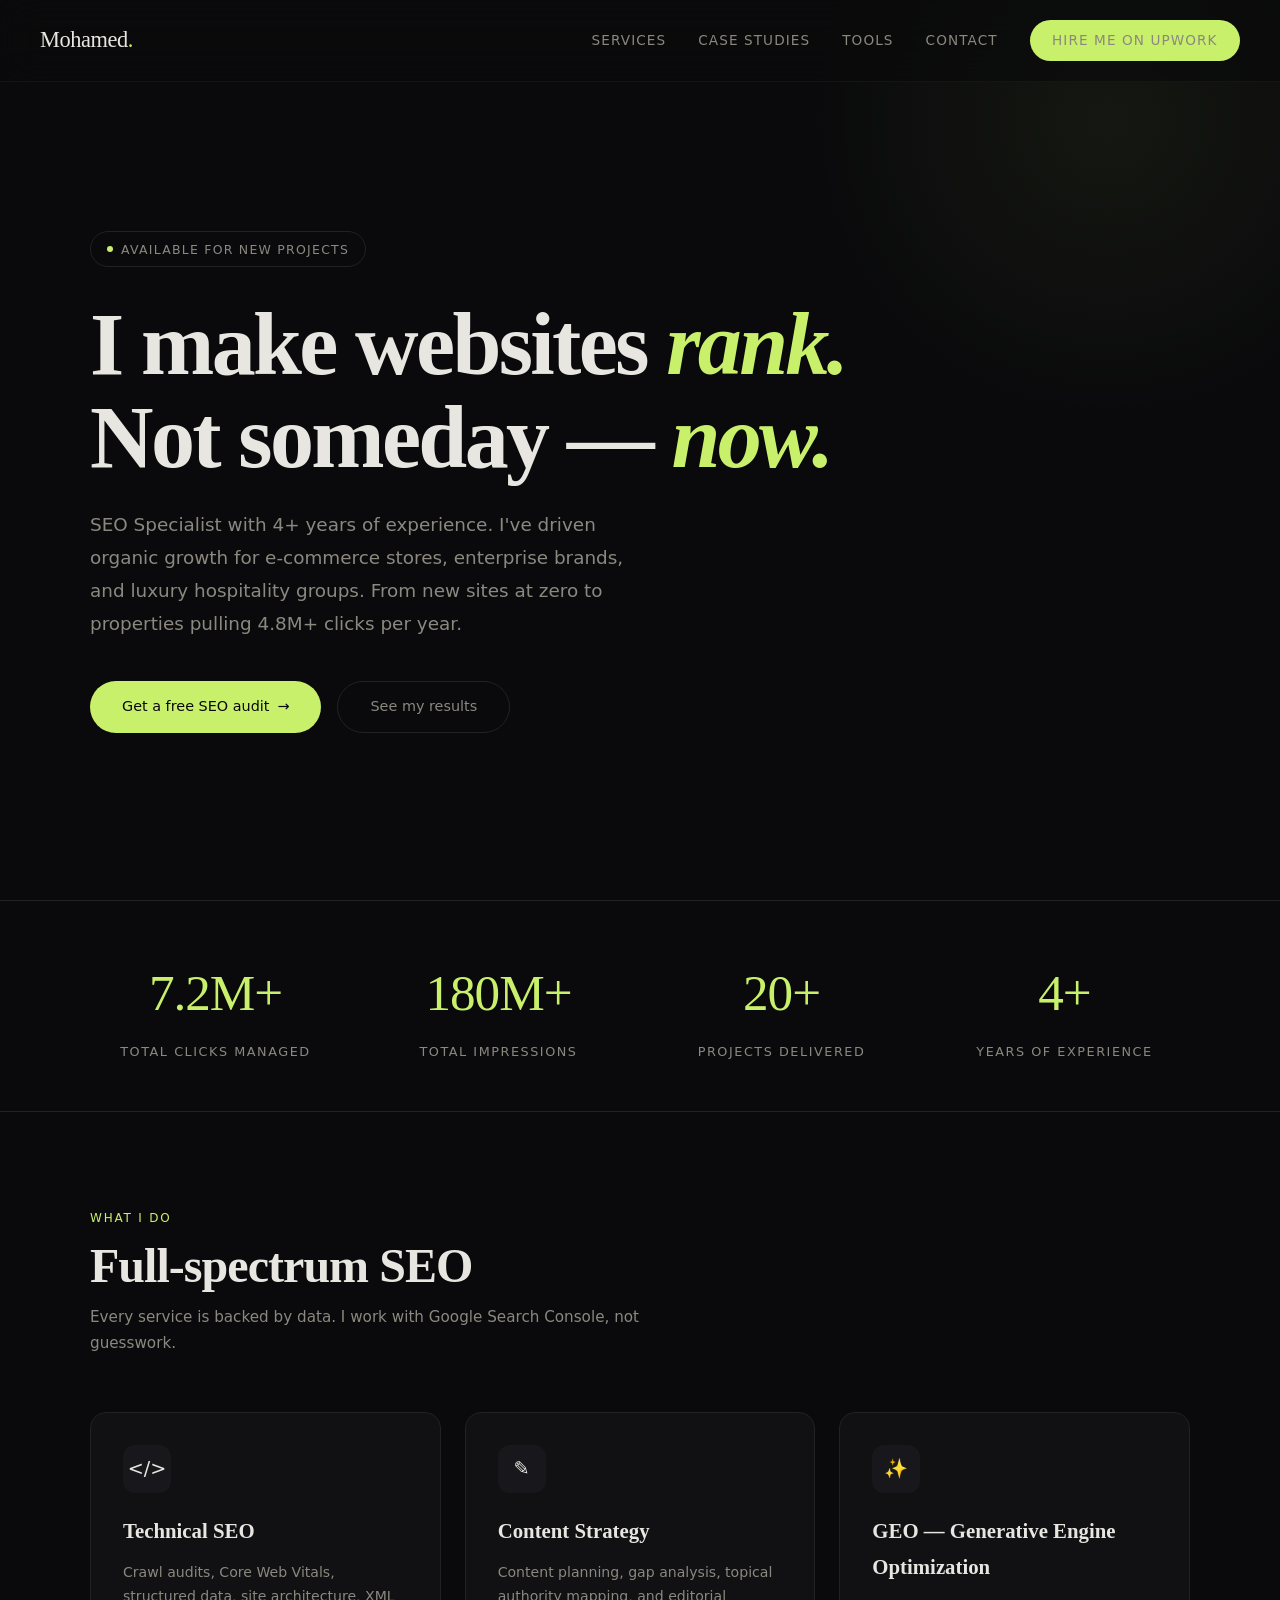
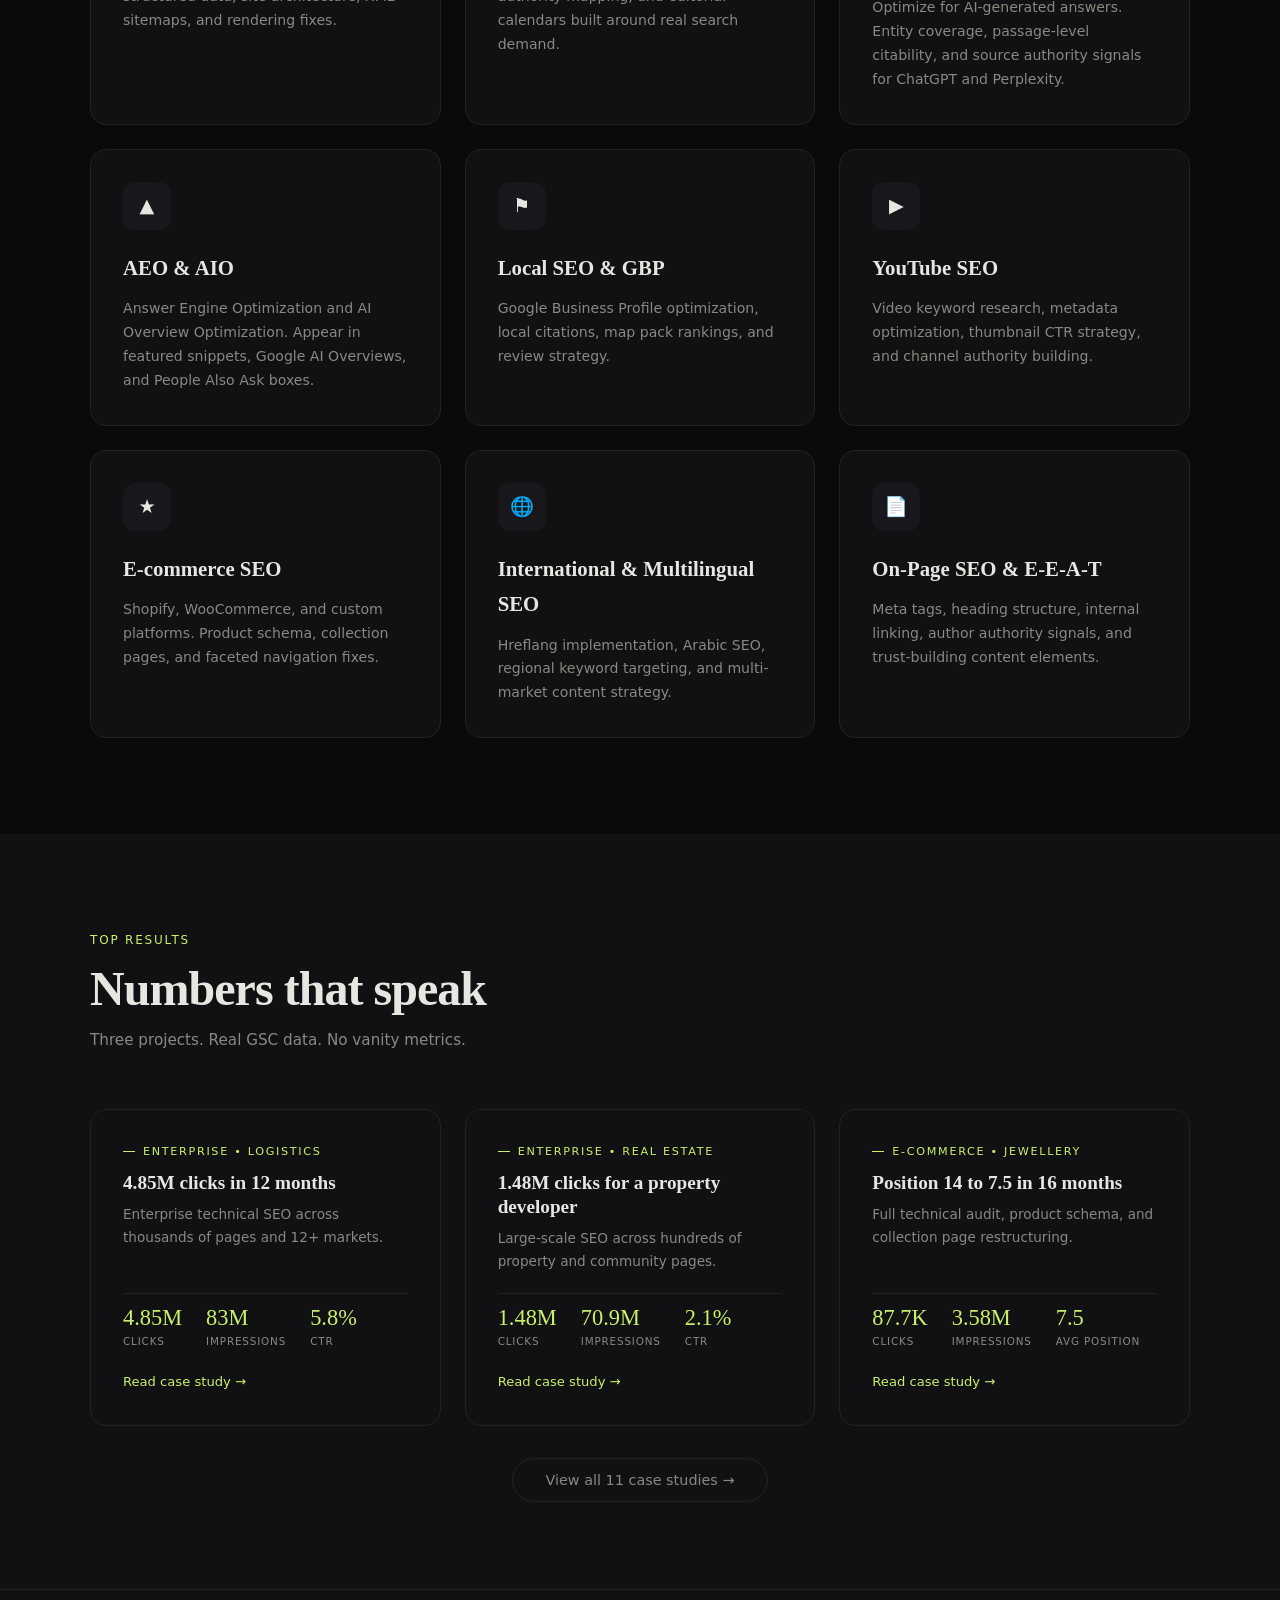
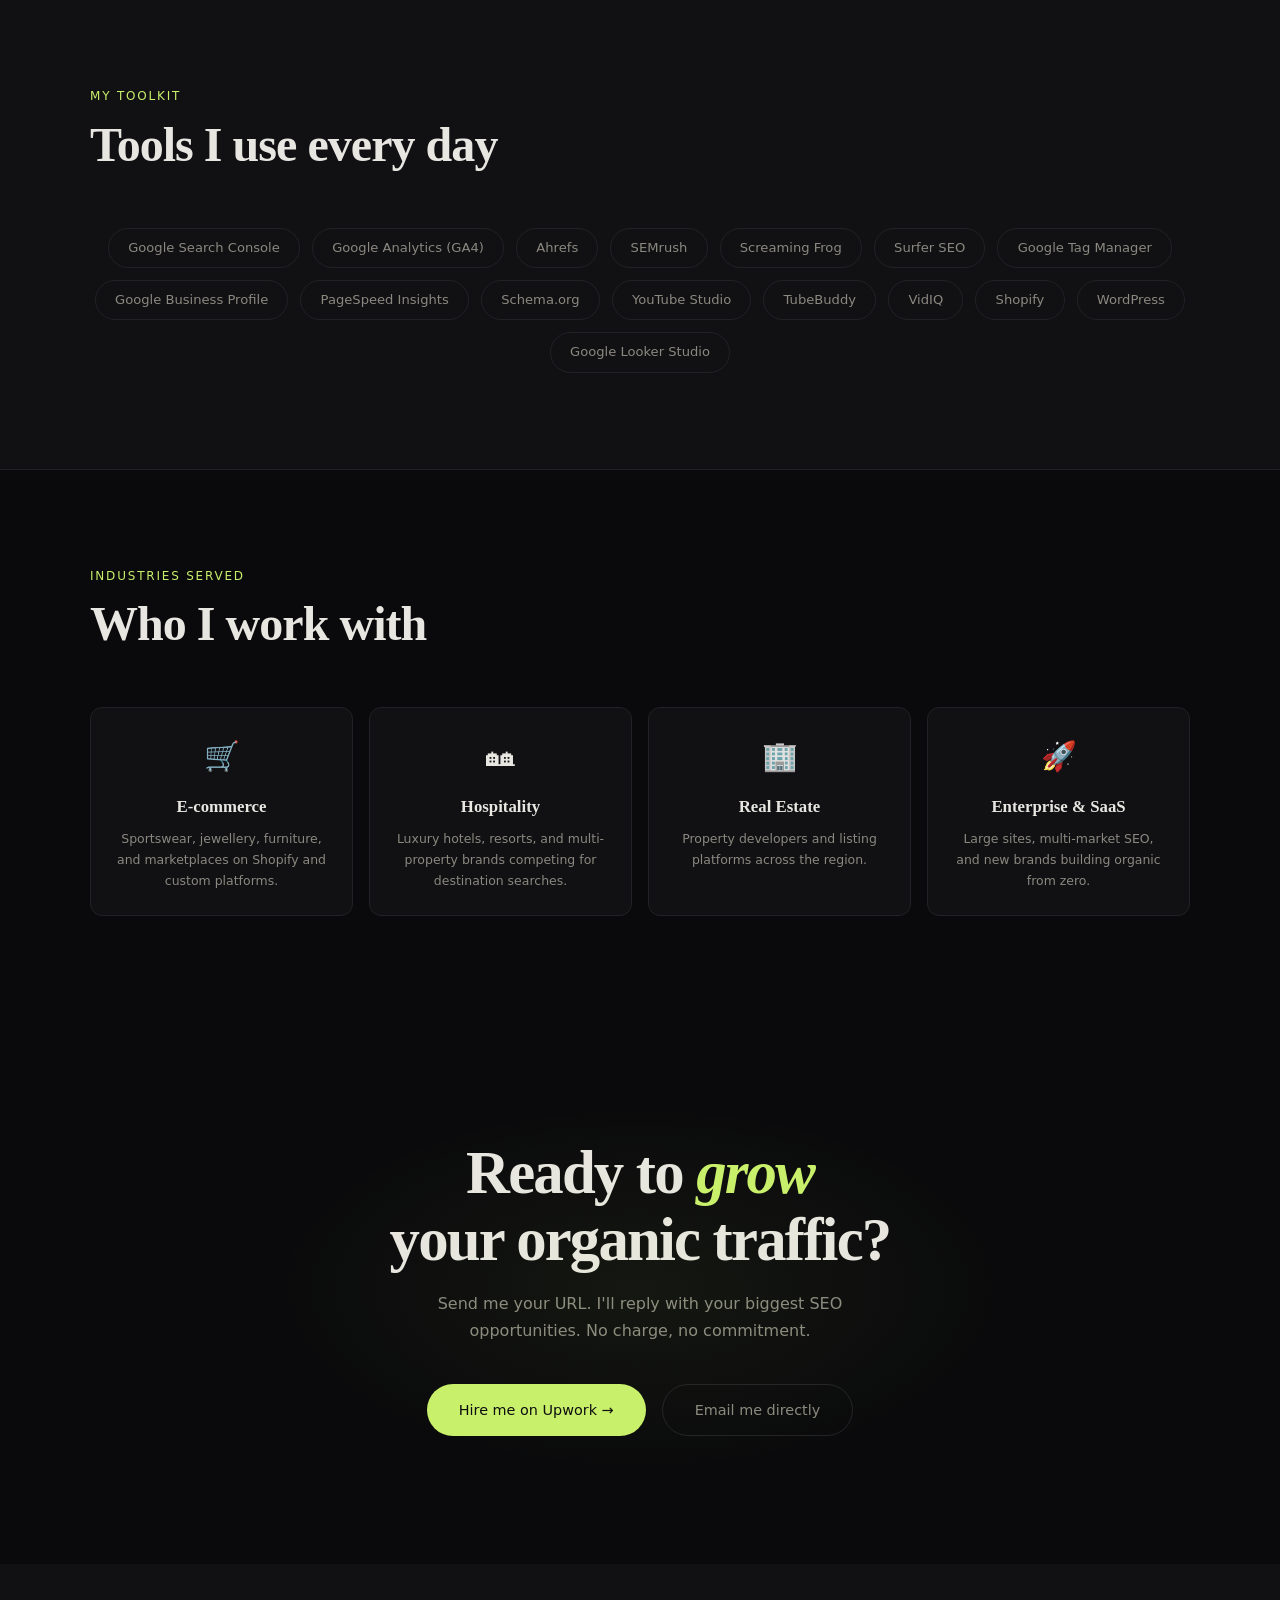
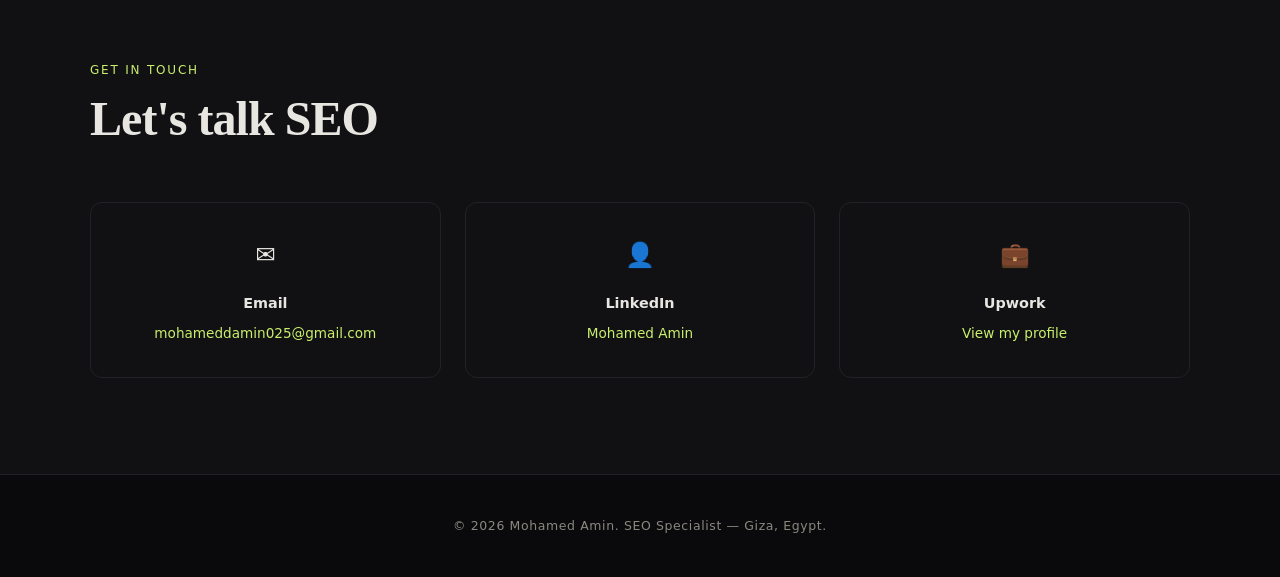
<file: index.html>
<!DOCTYPE html>
<html lang="en">
<head>
  <meta charset="UTF-8">
  <meta name="viewport" content="width=device-width, initial-scale=1.0">
  <meta http-equiv="Content-Security-Policy" content="default-src 'self'; style-src 'self' 'unsafe-inline' https://fonts.googleapis.com; font-src https://fonts.gstatic.com; script-src 'self' 'unsafe-inline'">
  <title>Mohamed Amin | SEO Specialist &#8212; Technical SEO, GEO &amp; AI Search</title>
  <meta name="description" content="SEO Specialist with 4+ years of experience. 7.2M+ organic clicks for e-commerce, enterprise, and hospitality brands.">
  <meta property="og:title" content="Mohamed Amin | SEO Specialist">
  <meta property="og:description" content="Driving measurable organic growth for e-commerce, enterprise, and luxury brands.">
  <meta property="og:type" content="website">
  <link rel="preconnect" href="https://fonts.googleapis.com">
  <link rel="preconnect" href="https://fonts.gstatic.com" crossorigin>
  <link rel="preload" href="https://fonts.googleapis.com/css2?family=Instrument+Serif:ital@0;1&family=DM+Sans:ital,opsz,wght@0,9..40,300;0,9..40,400;0,9..40,500;0,9..40,600;1,9..40,300;1,9..40,400&display=swap" as="style" onload="this.onload=null;this.rel='stylesheet'">
  <noscript><link rel="stylesheet" href="https://fonts.googleapis.com/css2?family=Instrument+Serif:ital@0;1&family=DM+Sans:ital,opsz,wght@0,9..40,300;0,9..40,400;0,9..40,500;0,9..40,600;1,9..40,300;1,9..40,400&display=swap"></noscript>
  <link rel="stylesheet" href="css/main.css">
  <link rel="stylesheet" href="css/home.css">
</head>
<body>

<nav>
  <a href="index.html" class="nav-logo">Mohamed<span>.</span></a>
  <div class="nav-links">
    <a href="#services">Services</a>
    <a href="case-studies.html">Case Studies</a>
    <a href="#tools">Tools</a>
    <a href="#contact">Contact</a>
    <a href="https://www.upwork.com/freelancers/~01e36e9e4f4e8bf10b" class="nav-cta" target="_blank" rel="noopener noreferrer">Hire me on Upwork</a>
  </div>
  <button class="mobile-toggle" id="mobileToggle" aria-label="Toggle menu">&#9776;</button>
</nav>

<div class="mobile-nav" id="mobileNav">
  <a href="#services">Services</a>
  <a href="case-studies.html">Case Studies</a>
  <a href="#tools">Tools</a>
  <a href="#contact">Contact</a>
  <a href="https://www.upwork.com/freelancers/~01e36e9e4f4e8bf10b" target="_blank" rel="noopener noreferrer">Hire me on Upwork</a>
</div>

<!-- Hero -->
<section class="hero">
  <div class="hero-inner">
    <div class="hero-tag"><span class="dot"></span> Available for new projects</div>
    <h1>I make websites <em>rank.</em><br>Not someday &#8212; <em>now.</em></h1>
    <p class="hero-sub">SEO Specialist with 4+ years of experience. I've driven organic growth for e-commerce stores, enterprise brands, and luxury hospitality groups. From new sites at zero to properties pulling 4.8M+ clicks per year.</p>
    <div class="hero-actions">
      <a href="#contact" class="btn-primary">Get a free SEO audit <span>&rarr;</span></a>
      <a href="case-studies.html" class="btn-secondary">See my results</a>
    </div>
  </div>
</section>

<!-- Stats -->
<section class="stats">
  <div class="stats-inner">
    <div class="stat"><div class="stat-num">7.2M+</div><div class="stat-label">Total clicks managed</div></div>
    <div class="stat"><div class="stat-num">180M+</div><div class="stat-label">Total impressions</div></div>
    <div class="stat"><div class="stat-num">20+</div><div class="stat-label">Projects delivered</div></div>
    <div class="stat"><div class="stat-num">4+</div><div class="stat-label">Years of experience</div></div>
  </div>
</section>

<!-- Services -->
<section class="section" id="services">
  <div class="section-header">
    <div class="section-label">What I do</div>
    <h2 class="section-title">Full-spectrum SEO</h2>
    <p class="section-desc">Every service is backed by data. I work with Google Search Console, not guesswork.</p>
  </div>
  <div class="services-grid">
    <div class="service-card reveal">
      <div class="service-icon" aria-hidden="true">&lt;/&gt;</div>
      <h3>Technical SEO</h3>
      <p>Crawl audits, Core Web Vitals, structured data, site architecture, XML sitemaps, and rendering fixes.</p>
    </div>
    <div class="service-card reveal">
      <div class="service-icon" aria-hidden="true">&#9998;</div>
      <h3>Content Strategy</h3>
      <p>Content planning, gap analysis, topical authority mapping, and editorial calendars built around real search demand.</p>
    </div>
    <div class="service-card reveal">
      <div class="service-icon" aria-hidden="true">&#10024;</div>
      <h3>GEO &#8212; Generative Engine Optimization</h3>
      <p>Optimize for AI-generated answers. Entity coverage, passage-level citability, and source authority signals for ChatGPT and Perplexity.</p>
    </div>
    <div class="service-card reveal">
      <div class="service-icon" aria-hidden="true">&#9650;</div>
      <h3>AEO &amp; AIO</h3>
      <p>Answer Engine Optimization and AI Overview Optimization. Appear in featured snippets, Google AI Overviews, and People Also Ask boxes.</p>
    </div>
    <div class="service-card reveal">
      <div class="service-icon" aria-hidden="true">&#9873;</div>
      <h3>Local SEO &amp; GBP</h3>
      <p>Google Business Profile optimization, local citations, map pack rankings, and review strategy.</p>
    </div>
    <div class="service-card reveal">
      <div class="service-icon" aria-hidden="true">&#9654;</div>
      <h3>YouTube SEO</h3>
      <p>Video keyword research, metadata optimization, thumbnail CTR strategy, and channel authority building.</p>
    </div>
    <div class="service-card reveal">
      <div class="service-icon" aria-hidden="true">&#9733;</div>
      <h3>E-commerce SEO</h3>
      <p>Shopify, WooCommerce, and custom platforms. Product schema, collection pages, and faceted navigation fixes.</p>
    </div>
    <div class="service-card reveal">
      <div class="service-icon" aria-hidden="true">&#127760;</div>
      <h3>International &amp; Multilingual SEO</h3>
      <p>Hreflang implementation, Arabic SEO, regional keyword targeting, and multi-market content strategy.</p>
    </div>
    <div class="service-card reveal">
      <div class="service-icon" aria-hidden="true">&#128196;</div>
      <h3>On-Page SEO &amp; E-E-A-T</h3>
      <p>Meta tags, heading structure, internal linking, author authority signals, and trust-building content elements.</p>
    </div>
  </div>
</section>

<!-- Featured Results -->
<section class="section" style="background:var(--bg-card)">
  <div class="section-header">
    <div class="section-label">Top results</div>
    <h2 class="section-title">Numbers that speak</h2>
    <p class="section-desc">Three projects. Real GSC data. No vanity metrics.</p>
  </div>
  <div class="featured-grid">
    <div class="featured-card reveal">
      <div class="featured-tag">Enterprise &bull; Logistics</div>
      <h3>4.85M clicks in 12 months</h3>
      <p>Enterprise technical SEO across thousands of pages and 12+ markets.</p>
      <div class="featured-metrics">
        <div><div class="featured-metric-val">4.85M</div><div class="featured-metric-label">Clicks</div></div>
        <div><div class="featured-metric-val">83M</div><div class="featured-metric-label">Impressions</div></div>
        <div><div class="featured-metric-val">5.8%</div><div class="featured-metric-label">CTR</div></div>
      </div>
      <a href="case-studies/enterprise-logistics.html" class="featured-link">Read case study &rarr;</a>
    </div>
    <div class="featured-card reveal">
      <div class="featured-tag">Enterprise &bull; Real Estate</div>
      <h3>1.48M clicks for a property developer</h3>
      <p>Large-scale SEO across hundreds of property and community pages.</p>
      <div class="featured-metrics">
        <div><div class="featured-metric-val">1.48M</div><div class="featured-metric-label">Clicks</div></div>
        <div><div class="featured-metric-val">70.9M</div><div class="featured-metric-label">Impressions</div></div>
        <div><div class="featured-metric-val">2.1%</div><div class="featured-metric-label">CTR</div></div>
      </div>
      <a href="case-studies/real-estate-developer.html" class="featured-link">Read case study &rarr;</a>
    </div>
    <div class="featured-card reveal">
      <div class="featured-tag">E-commerce &bull; Jewellery</div>
      <h3>Position 14 to 7.5 in 16 months</h3>
      <p>Full technical audit, product schema, and collection page restructuring.</p>
      <div class="featured-metrics">
        <div><div class="featured-metric-val">87.7K</div><div class="featured-metric-label">Clicks</div></div>
        <div><div class="featured-metric-val">3.58M</div><div class="featured-metric-label">Impressions</div></div>
        <div><div class="featured-metric-val">7.5</div><div class="featured-metric-label">Avg position</div></div>
      </div>
      <a href="case-studies/jewellery-ecommerce.html" class="featured-link">Read case study &rarr;</a>
    </div>
  </div>
  <div style="max-width:1100px;margin:2.5rem auto 0;text-align:center;">
    <a href="case-studies.html" class="btn-secondary">View all 11 case studies &rarr;</a>
  </div>
</section>

<!-- Tools -->
<section class="section tools-section" id="tools">
  <div class="section-header">
    <div class="section-label">My toolkit</div>
    <h2 class="section-title">Tools I use every day</h2>
  </div>
  <div class="tools-grid">
    <span class="tool-pill">Google Search Console</span>
    <span class="tool-pill">Google Analytics (GA4)</span>
    <span class="tool-pill">Ahrefs</span>
    <span class="tool-pill">SEMrush</span>
    <span class="tool-pill">Screaming Frog</span>
    <span class="tool-pill">Surfer SEO</span>
    <span class="tool-pill">Google Tag Manager</span>
    <span class="tool-pill">Google Business Profile</span>
    <span class="tool-pill">PageSpeed Insights</span>
    <span class="tool-pill">Schema.org</span>
    <span class="tool-pill">YouTube Studio</span>
    <span class="tool-pill">TubeBuddy</span>
    <span class="tool-pill">VidIQ</span>
    <span class="tool-pill">Shopify</span>
    <span class="tool-pill">WordPress</span>
    <span class="tool-pill">Google Looker Studio</span>
  </div>
</section>

<!-- Industries -->
<section class="section">
  <div class="section-header">
    <div class="section-label">Industries served</div>
    <h2 class="section-title">Who I work with</h2>
  </div>
  <div class="client-types">
    <div class="client-type reveal">
      <div class="client-type-icon" aria-hidden="true">&#128722;</div>
      <h4>E-commerce</h4>
      <p>Sportswear, jewellery, furniture, and marketplaces on Shopify and custom platforms.</p>
    </div>
    <div class="client-type reveal">
      <div class="client-type-icon" aria-hidden="true">&#127960;</div>
      <h4>Hospitality</h4>
      <p>Luxury hotels, resorts, and multi-property brands competing for destination searches.</p>
    </div>
    <div class="client-type reveal">
      <div class="client-type-icon" aria-hidden="true">&#127970;</div>
      <h4>Real Estate</h4>
      <p>Property developers and listing platforms across the region.</p>
    </div>
    <div class="client-type reveal">
      <div class="client-type-icon" aria-hidden="true">&#128640;</div>
      <h4>Enterprise &amp; SaaS</h4>
      <p>Large sites, multi-market SEO, and new brands building organic from zero.</p>
    </div>
  </div>
</section>

<!-- CTA -->
<section class="cta-section">
  <h2>Ready to <em>grow</em><br>your organic traffic?</h2>
  <p>Send me your URL. I'll reply with your biggest SEO opportunities. No charge, no commitment.</p>
  <div class="cta-actions">
    <a href="https://www.upwork.com/freelancers/~01e36e9e4f4e8bf10b" class="btn-primary" target="_blank" rel="noopener noreferrer">Hire me on Upwork &rarr;</a>
    <a href="mailto:mohameddamin025@gmail.com" class="btn-secondary">Email me directly</a>
  </div>
</section>

<!-- Contact -->
<section class="section" id="contact" style="background:var(--bg-card)">
  <div class="section-header">
    <div class="section-label">Get in touch</div>
    <h2 class="section-title">Let's talk SEO</h2>
  </div>
  <div class="contact-grid">
    <div class="contact-card">
      <div class="contact-card-icon" aria-hidden="true">&#9993;</div>
      <h4>Email</h4>
      <p><a href="mailto:mohameddamin025@gmail.com">mohameddamin025@gmail.com</a></p>
    </div>
    <div class="contact-card">
      <div class="contact-card-icon" aria-hidden="true">&#128100;</div>
      <h4>LinkedIn</h4>
      <p><a href="https://www.linkedin.com/in/mohamed-amin-174924234/" target="_blank" rel="noopener noreferrer">Mohamed Amin</a></p>
    </div>
    <div class="contact-card">
      <div class="contact-card-icon" aria-hidden="true">&#128188;</div>
      <h4>Upwork</h4>
      <p><a href="https://www.upwork.com/freelancers/~01e36e9e4f4e8bf10b" target="_blank" rel="noopener noreferrer">View my profile</a></p>
    </div>
  </div>
</section>

<footer>
  <p>&copy; 2026 Mohamed Amin. SEO Specialist &#8212; Giza, Egypt.</p>
</footer>

<script src="js/main.js"></script>
</body>
</html>
</file>
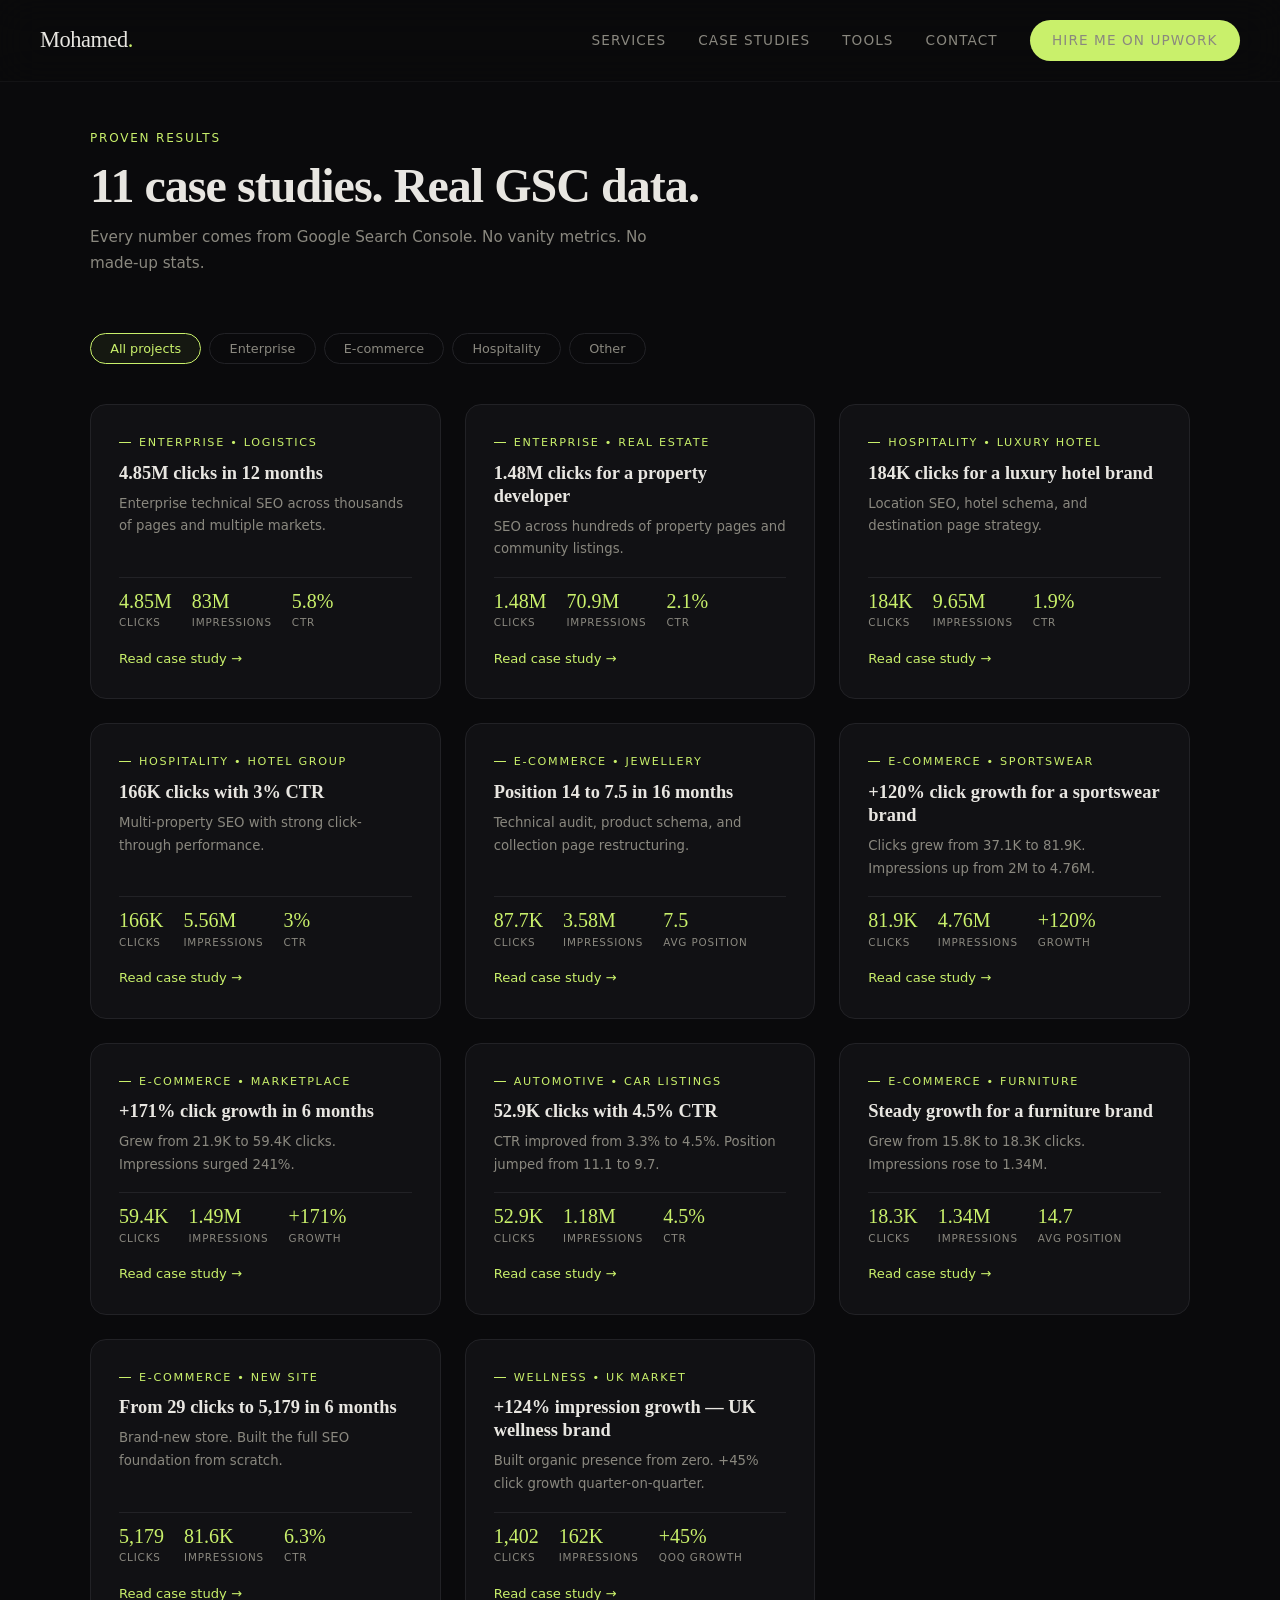
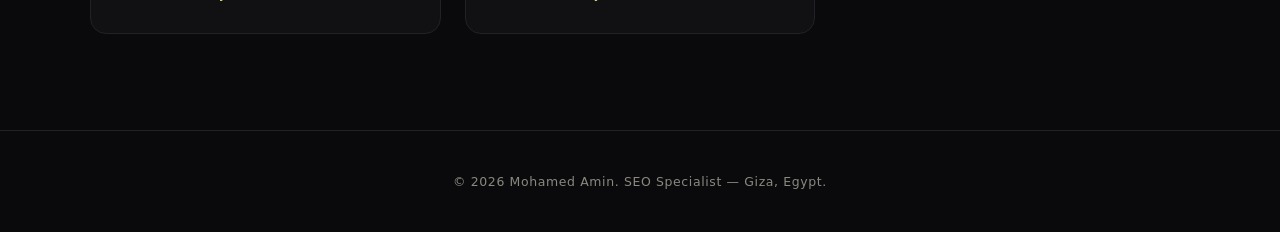
<file: case-studies.html>
<!DOCTYPE html>
<html lang="en">
<head>
  <meta charset="UTF-8">
  <meta name="viewport" content="width=device-width, initial-scale=1.0">
  <meta http-equiv="Content-Security-Policy" content="default-src 'self'; style-src 'self' 'unsafe-inline' https://fonts.googleapis.com; font-src https://fonts.gstatic.com; script-src 'self' 'unsafe-inline'">
  <title>Case Studies | Mohamed Amin &#8212; SEO Specialist</title>
  <meta name="description" content="11 SEO case studies with real Google Search Console data. E-commerce, enterprise, hospitality, and more.">
  <link rel="preconnect" href="https://fonts.googleapis.com">
  <link rel="preconnect" href="https://fonts.gstatic.com" crossorigin>
  <link rel="preload" href="https://fonts.googleapis.com/css2?family=Instrument+Serif:ital@0;1&family=DM+Sans:ital,opsz,wght@0,9..40,300;0,9..40,400;0,9..40,500;0,9..40,600;1,9..40,300;1,9..40,400&display=swap" as="style" onload="this.onload=null;this.rel='stylesheet'">
  <noscript><link rel="stylesheet" href="https://fonts.googleapis.com/css2?family=Instrument+Serif:ital@0;1&family=DM+Sans:ital,opsz,wght@0,9..40,300;0,9..40,400;0,9..40,500;0,9..40,600;1,9..40,300;1,9..40,400&display=swap"></noscript>
  <link rel="stylesheet" href="css/main.css">
  <link rel="stylesheet" href="css/case-studies.css">
</head>
<body>

<nav>
  <a href="index.html" class="nav-logo">Mohamed<span>.</span></a>
  <div class="nav-links">
    <a href="index.html#services">Services</a>
    <a href="case-studies.html">Case Studies</a>
    <a href="index.html#tools">Tools</a>
    <a href="index.html#contact">Contact</a>
    <a href="https://www.upwork.com/freelancers/~01e36e9e4f4e8bf10b" class="nav-cta" target="_blank" rel="noopener noreferrer">Hire me on Upwork</a>
  </div>
  <button class="mobile-toggle" id="mobileToggle" aria-label="Toggle menu">&#9776;</button>
</nav>

<div class="mobile-nav" id="mobileNav">
  <a href="index.html#services">Services</a>
  <a href="case-studies.html">Case Studies</a>
  <a href="index.html#tools">Tools</a>
  <a href="index.html#contact">Contact</a>
  <a href="https://www.upwork.com/freelancers/~01e36e9e4f4e8bf10b" target="_blank" rel="noopener noreferrer">Hire me on Upwork</a>
</div>

<section class="section" style="padding-top:8rem">
  <div class="section-header">
    <div class="section-label">Proven results</div>
    <h1 class="section-title">11 case studies. Real GSC data.</h1>
    <p class="section-desc">Every number comes from Google Search Console. No vanity metrics. No made-up stats.</p>
  </div>

  <div class="filter-tabs">
    <button class="filter-tab active" data-filter="all">All projects</button>
    <button class="filter-tab" data-filter="enterprise">Enterprise</button>
    <button class="filter-tab" data-filter="ecommerce">E-commerce</button>
    <button class="filter-tab" data-filter="hospitality">Hospitality</button>
    <button class="filter-tab" data-filter="other">Other</button>
  </div>

  <div class="cases-grid">

    <div class="case-card reveal" data-cat="enterprise">
      <div class="case-content">
        <div class="case-tag">Enterprise &bull; Logistics</div>
        <h3>4.85M clicks in 12 months</h3>
        <p>Enterprise technical SEO across thousands of pages and multiple markets.</p>
        <div class="case-metrics">
          <div><div class="case-metric-val">4.85M</div><div class="case-metric-label">Clicks</div></div>
          <div><div class="case-metric-val">83M</div><div class="case-metric-label">Impressions</div></div>
          <div><div class="case-metric-val">5.8%</div><div class="case-metric-label">CTR</div></div>
        </div>
        <a href="case-studies/enterprise-logistics.html" class="case-link">Read case study &rarr;</a>
      </div>
    </div>

    <div class="case-card reveal" data-cat="enterprise">
      <div class="case-content">
        <div class="case-tag">Enterprise &bull; Real Estate</div>
        <h3>1.48M clicks for a property developer</h3>
        <p>SEO across hundreds of property pages and community listings.</p>
        <div class="case-metrics">
          <div><div class="case-metric-val">1.48M</div><div class="case-metric-label">Clicks</div></div>
          <div><div class="case-metric-val">70.9M</div><div class="case-metric-label">Impressions</div></div>
          <div><div class="case-metric-val">2.1%</div><div class="case-metric-label">CTR</div></div>
        </div>
        <a href="case-studies/real-estate-developer.html" class="case-link">Read case study &rarr;</a>
      </div>
    </div>

    <div class="case-card reveal" data-cat="hospitality">
      <div class="case-content">
        <div class="case-tag">Hospitality &bull; Luxury Hotel</div>
        <h3>184K clicks for a luxury hotel brand</h3>
        <p>Location SEO, hotel schema, and destination page strategy.</p>
        <div class="case-metrics">
          <div><div class="case-metric-val">184K</div><div class="case-metric-label">Clicks</div></div>
          <div><div class="case-metric-val">9.65M</div><div class="case-metric-label">Impressions</div></div>
          <div><div class="case-metric-val">1.9%</div><div class="case-metric-label">CTR</div></div>
        </div>
        <a href="case-studies/luxury-hotel-a.html" class="case-link">Read case study &rarr;</a>
      </div>
    </div>

    <div class="case-card reveal" data-cat="hospitality">
      <div class="case-content">
        <div class="case-tag">Hospitality &bull; Hotel Group</div>
        <h3>166K clicks with 3% CTR</h3>
        <p>Multi-property SEO with strong click-through performance.</p>
        <div class="case-metrics">
          <div><div class="case-metric-val">166K</div><div class="case-metric-label">Clicks</div></div>
          <div><div class="case-metric-val">5.56M</div><div class="case-metric-label">Impressions</div></div>
          <div><div class="case-metric-val">3%</div><div class="case-metric-label">CTR</div></div>
        </div>
        <a href="case-studies/hotel-chain.html" class="case-link">Read case study &rarr;</a>
      </div>
    </div>

    <div class="case-card reveal" data-cat="ecommerce">
      <div class="case-content">
        <div class="case-tag">E-commerce &bull; Jewellery</div>
        <h3>Position 14 to 7.5 in 16 months</h3>
        <p>Technical audit, product schema, and collection page restructuring.</p>
        <div class="case-metrics">
          <div><div class="case-metric-val">87.7K</div><div class="case-metric-label">Clicks</div></div>
          <div><div class="case-metric-val">3.58M</div><div class="case-metric-label">Impressions</div></div>
          <div><div class="case-metric-val">7.5</div><div class="case-metric-label">Avg position</div></div>
        </div>
        <a href="case-studies/jewellery-ecommerce.html" class="case-link">Read case study &rarr;</a>
      </div>
    </div>

    <div class="case-card reveal" data-cat="ecommerce">
      <div class="case-content">
        <div class="case-tag">E-commerce &bull; Sportswear</div>
        <h3>+120% click growth for a sportswear brand</h3>
        <p>Clicks grew from 37.1K to 81.9K. Impressions up from 2M to 4.76M.</p>
        <div class="case-metrics">
          <div><div class="case-metric-val">81.9K</div><div class="case-metric-label">Clicks</div></div>
          <div><div class="case-metric-val">4.76M</div><div class="case-metric-label">Impressions</div></div>
          <div><div class="case-metric-val">+120%</div><div class="case-metric-label">Growth</div></div>
        </div>
        <a href="case-studies/sportswear.html" class="case-link">Read case study &rarr;</a>
      </div>
    </div>

    <div class="case-card reveal" data-cat="ecommerce">
      <div class="case-content">
        <div class="case-tag">E-commerce &bull; Marketplace</div>
        <h3>+171% click growth in 6 months</h3>
        <p>Grew from 21.9K to 59.4K clicks. Impressions surged 241%.</p>
        <div class="case-metrics">
          <div><div class="case-metric-val">59.4K</div><div class="case-metric-label">Clicks</div></div>
          <div><div class="case-metric-val">1.49M</div><div class="case-metric-label">Impressions</div></div>
          <div><div class="case-metric-val">+171%</div><div class="case-metric-label">Growth</div></div>
        </div>
        <a href="case-studies/marketplace.html" class="case-link">Read case study &rarr;</a>
      </div>
    </div>

    <div class="case-card reveal" data-cat="other">
      <div class="case-content">
        <div class="case-tag">Automotive &bull; Car Listings</div>
        <h3>52.9K clicks with 4.5% CTR</h3>
        <p>CTR improved from 3.3% to 4.5%. Position jumped from 11.1 to 9.7.</p>
        <div class="case-metrics">
          <div><div class="case-metric-val">52.9K</div><div class="case-metric-label">Clicks</div></div>
          <div><div class="case-metric-val">1.18M</div><div class="case-metric-label">Impressions</div></div>
          <div><div class="case-metric-val">4.5%</div><div class="case-metric-label">CTR</div></div>
        </div>
        <a href="case-studies/car-listing.html" class="case-link">Read case study &rarr;</a>
      </div>
    </div>

    <div class="case-card reveal" data-cat="ecommerce">
      <div class="case-content">
        <div class="case-tag">E-commerce &bull; Furniture</div>
        <h3>Steady growth for a furniture brand</h3>
        <p>Grew from 15.8K to 18.3K clicks. Impressions rose to 1.34M.</p>
        <div class="case-metrics">
          <div><div class="case-metric-val">18.3K</div><div class="case-metric-label">Clicks</div></div>
          <div><div class="case-metric-val">1.34M</div><div class="case-metric-label">Impressions</div></div>
          <div><div class="case-metric-val">14.7</div><div class="case-metric-label">Avg position</div></div>
        </div>
        <a href="case-studies/furniture.html" class="case-link">Read case study &rarr;</a>
      </div>
    </div>

    <div class="case-card reveal" data-cat="ecommerce">
      <div class="case-content">
        <div class="case-tag">E-commerce &bull; New Site</div>
        <h3>From 29 clicks to 5,179 in 6 months</h3>
        <p>Brand-new store. Built the full SEO foundation from scratch.</p>
        <div class="case-metrics">
          <div><div class="case-metric-val">5,179</div><div class="case-metric-label">Clicks</div></div>
          <div><div class="case-metric-val">81.6K</div><div class="case-metric-label">Impressions</div></div>
          <div><div class="case-metric-val">6.3%</div><div class="case-metric-label">CTR</div></div>
        </div>
        <a href="case-studies/new-store.html" class="case-link">Read case study &rarr;</a>
      </div>
    </div>

    <div class="case-card reveal" data-cat="other">
      <div class="case-content">
        <div class="case-tag">Wellness &bull; UK Market</div>
        <h3>+124% impression growth &#8212; UK wellness brand</h3>
        <p>Built organic presence from zero. +45% click growth quarter-on-quarter.</p>
        <div class="case-metrics">
          <div><div class="case-metric-val">1,402</div><div class="case-metric-label">Clicks</div></div>
          <div><div class="case-metric-val">162K</div><div class="case-metric-label">Impressions</div></div>
          <div><div class="case-metric-val">+45%</div><div class="case-metric-label">QoQ growth</div></div>
        </div>
        <a href="case-studies/wellness-uk.html" class="case-link">Read case study &rarr;</a>
      </div>
    </div>

  </div>
</section>

<footer>
  <p>&copy; 2026 Mohamed Amin. SEO Specialist &#8212; Giza, Egypt.</p>
</footer>

<script src="js/main.js"></script>
<script src="js/filter.js"></script>
</body>
</html>
</file>
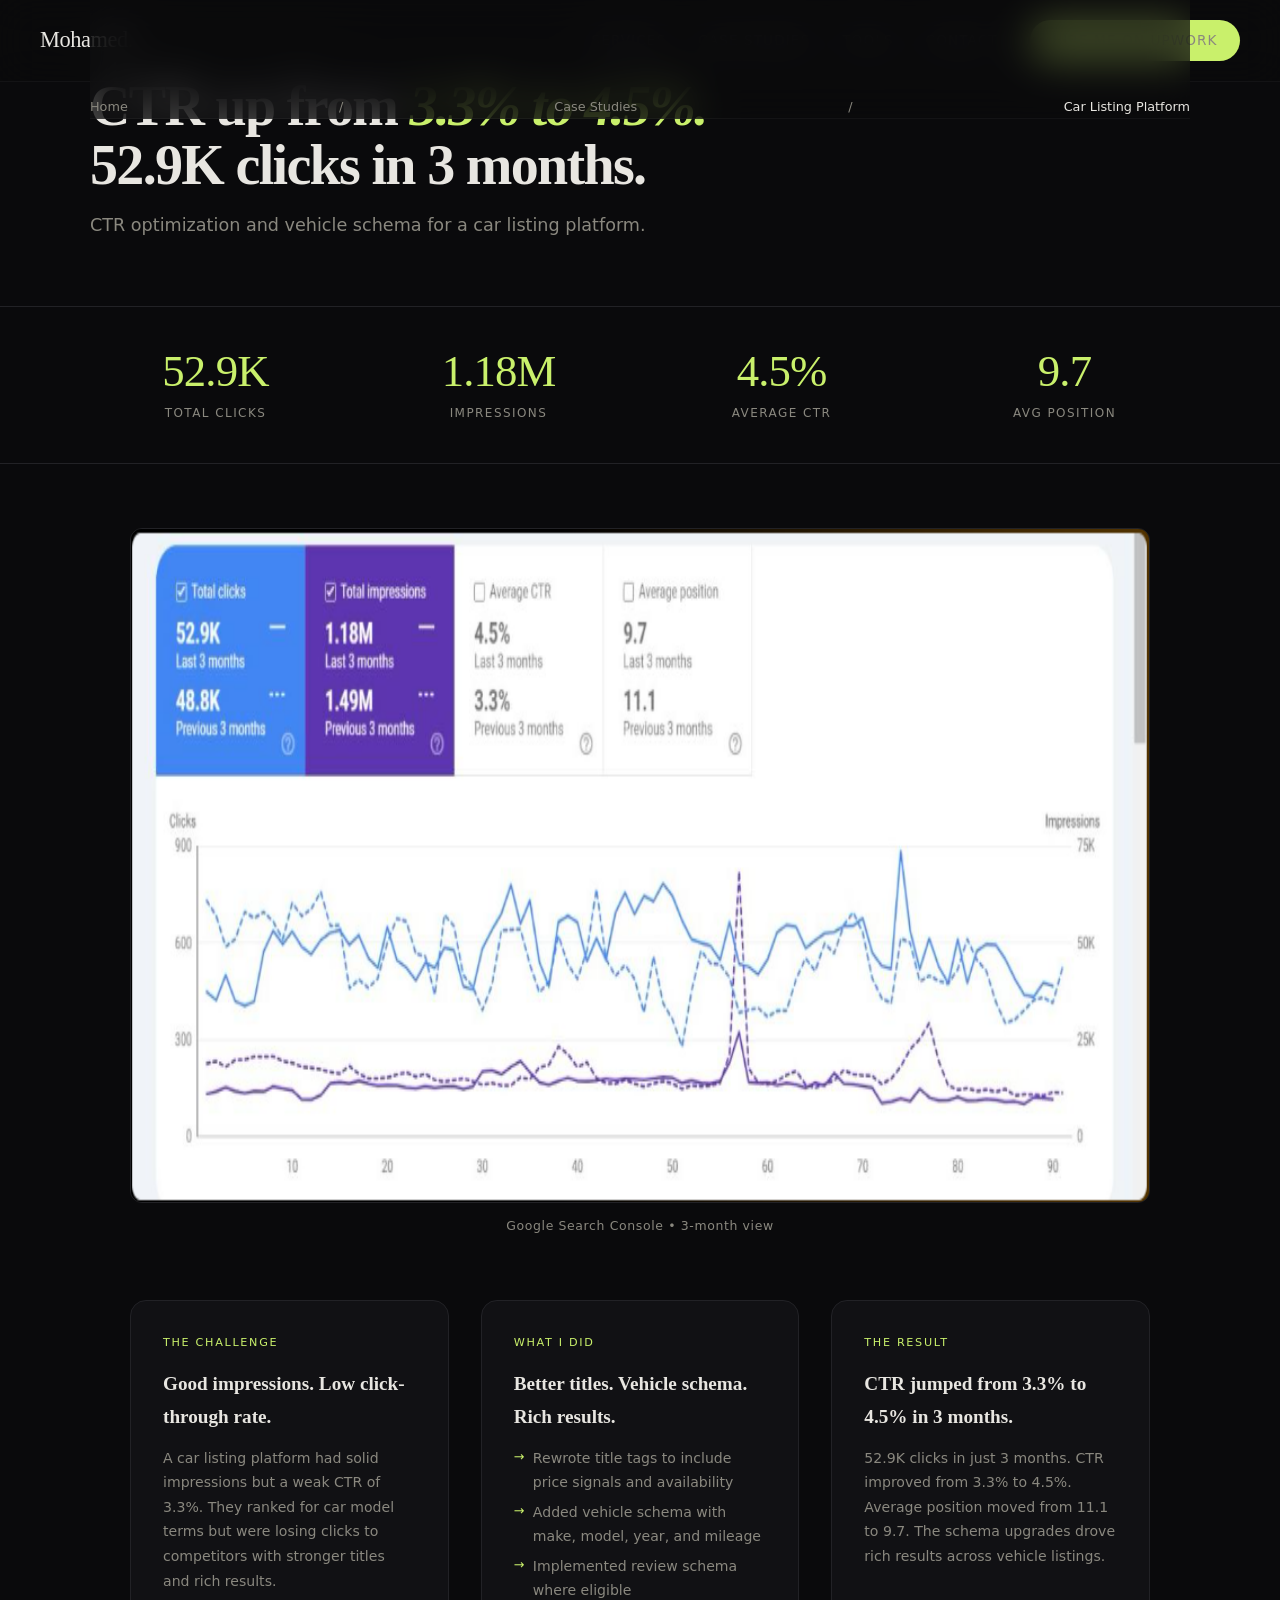
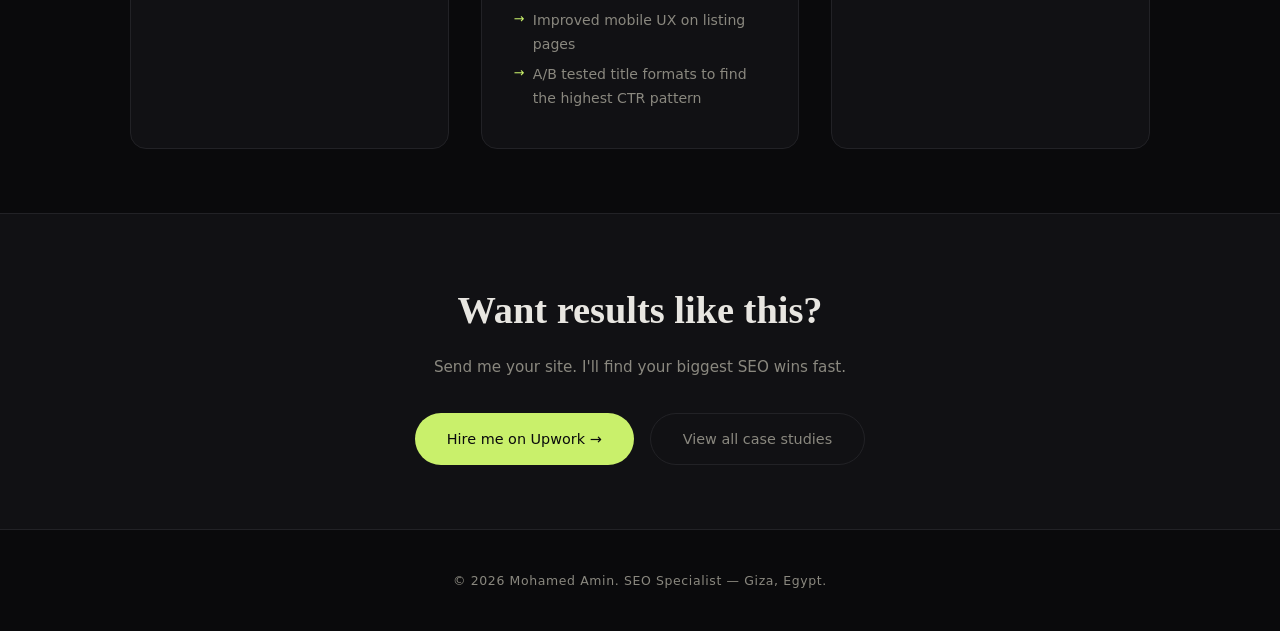
<file: case-studies/car-listing.html>
<!DOCTYPE html>
<html lang="en">
<head>
  <meta charset="UTF-8">
  <meta name="viewport" content="width=device-width, initial-scale=1.0">
  <meta http-equiv="Content-Security-Policy" content="default-src 'self'; style-src 'self' 'unsafe-inline' https://fonts.googleapis.com; font-src https://fonts.gstatic.com; script-src 'self' 'unsafe-inline'">
  <title>Car Listing Platform &#8212; SEO Case Study | Mohamed Amin</title>
  <meta name="description" content="How I drove 52.9K clicks and improved CTR from 3.3% to 4.5% for a car listing platform in 3 months.">
  <link rel="preconnect" href="https://fonts.googleapis.com">
  <link rel="preconnect" href="https://fonts.gstatic.com" crossorigin>
  <link rel="preload" href="https://fonts.googleapis.com/css2?family=Instrument+Serif:ital@0;1&family=DM+Sans:ital,opsz,wght@0,9..40,300;0,9..40,400;0,9..40,500;0,9..40,600;1,9..40,300;1,9..40,400&display=swap" as="style" onload="this.onload=null;this.rel='stylesheet'">
  <noscript><link rel="stylesheet" href="https://fonts.googleapis.com/css2?family=Instrument+Serif:ital@0;1&family=DM+Sans:ital,opsz,wght@0,9..40,300;0,9..40,400;0,9..40,500;0,9..40,600;1,9..40,300;1,9..40,400&display=swap"></noscript>
  <link rel="stylesheet" href="../css/main.css">
  <link rel="stylesheet" href="../css/case-study.css">
</head>
<body>

<nav>
  <a href="../index.html" class="nav-logo">Mohamed<span>.</span></a>
  <div class="nav-links">
    <a href="../index.html#services">Services</a>
    <a href="../case-studies.html">Case Studies</a>
    <a href="../index.html#tools">Tools</a>
    <a href="../index.html#contact">Contact</a>
    <a href="https://www.upwork.com/freelancers/~01e36e9e4f4e8bf10b" class="nav-cta" target="_blank" rel="noopener noreferrer">Hire me on Upwork</a>
  </div>
  <button class="mobile-toggle" id="mobileToggle" aria-label="Toggle menu">&#9776;</button>
</nav>
<div class="mobile-nav" id="mobileNav">
  <a href="../index.html#services">Services</a>
  <a href="../case-studies.html">Case Studies</a>
  <a href="../index.html#tools">Tools</a>
  <a href="../index.html#contact">Contact</a>
  <a href="https://www.upwork.com/freelancers/~01e36e9e4f4e8bf10b" target="_blank" rel="noopener noreferrer">Hire me on Upwork</a>
</div>

<div style="padding:0 2.5rem">
  <nav class="breadcrumb" aria-label="Breadcrumb">
    <a href="../index.html">Home</a>
    <span aria-hidden="true">/</span>
    <a href="../case-studies.html">Case Studies</a>
    <span aria-hidden="true">/</span>
    <span class="current">Car Listing Platform</span>
  </nav>
</div>

<section class="cs-hero">
  <div class="cs-hero-inner">
    <div class="cs-tag">Automotive &bull; Car Listings</div>
    <h1>CTR up from <em>3.3% to 4.5%.</em><br>52.9K clicks in 3 months.</h1>
    <p class="cs-hero-sub">CTR optimization and vehicle schema for a car listing platform.</p>
  </div>
</section>

<section class="cs-metrics">
  <div class="cs-metrics-inner">
    <div class="cs-metric reveal"><div class="cs-metric-val">52.9K</div><div class="cs-metric-label">Total Clicks</div></div>
    <div class="cs-metric reveal"><div class="cs-metric-val">1.18M</div><div class="cs-metric-label">Impressions</div></div>
    <div class="cs-metric reveal"><div class="cs-metric-val">4.5%</div><div class="cs-metric-label">Average CTR</div></div>
    <div class="cs-metric reveal"><div class="cs-metric-val">9.7</div><div class="cs-metric-label">Avg Position</div></div>
  </div>
</section>

<div class="screenshot-block">
  <img src="../images/case-car-listing.png.png"
       alt="Google Search Console data showing 52.9K clicks for a car listing platform"
       onerror="this.parentElement.classList.add('placeholder')"
       width="1200" height="675" loading="lazy">
  <p class="screenshot-caption">Google Search Console &bull; 3-month view</p>
</div>

<div class="cs-story">
  <div class="cs-story-section reveal">
    <div class="cs-story-label">The challenge</div>
    <h3>Good impressions. Low click-through rate.</h3>
    <p>A car listing platform had solid impressions but a weak CTR of 3.3%. They ranked for car model terms but were losing clicks to competitors with stronger titles and rich results.</p>
  </div>
  <div class="cs-story-section reveal">
    <div class="cs-story-label">What I did</div>
    <h3>Better titles. Vehicle schema. Rich results.</h3>
    <ul>
      <li>Rewrote title tags to include price signals and availability</li>
      <li>Added vehicle schema with make, model, year, and mileage</li>
      <li>Implemented review schema where eligible</li>
      <li>Improved mobile UX on listing pages</li>
      <li>A/B tested title formats to find the highest CTR pattern</li>
    </ul>
  </div>
  <div class="cs-story-section reveal">
    <div class="cs-story-label">The result</div>
    <h3>CTR jumped from 3.3% to 4.5% in 3 months.</h3>
    <p>52.9K clicks in just 3 months. CTR improved from 3.3% to 4.5%. Average position moved from 11.1 to 9.7. The schema upgrades drove rich results across vehicle listings.</p>
  </div>
</div>

<section class="cs-cta">
  <h2>Want results like this?</h2>
  <p>Send me your site. I'll find your biggest SEO wins fast.</p>
  <div class="cs-cta-actions">
    <a href="https://www.upwork.com/freelancers/~01e36e9e4f4e8bf10b" class="btn-primary" target="_blank" rel="noopener noreferrer">Hire me on Upwork &rarr;</a>
    <a href="../case-studies.html" class="btn-secondary">View all case studies</a>
  </div>
</section>

<footer>
  <p>&copy; 2026 Mohamed Amin. SEO Specialist &#8212; Giza, Egypt.</p>
</footer>
<script src="../js/main.js"></script>
</body>
</html>
</file>
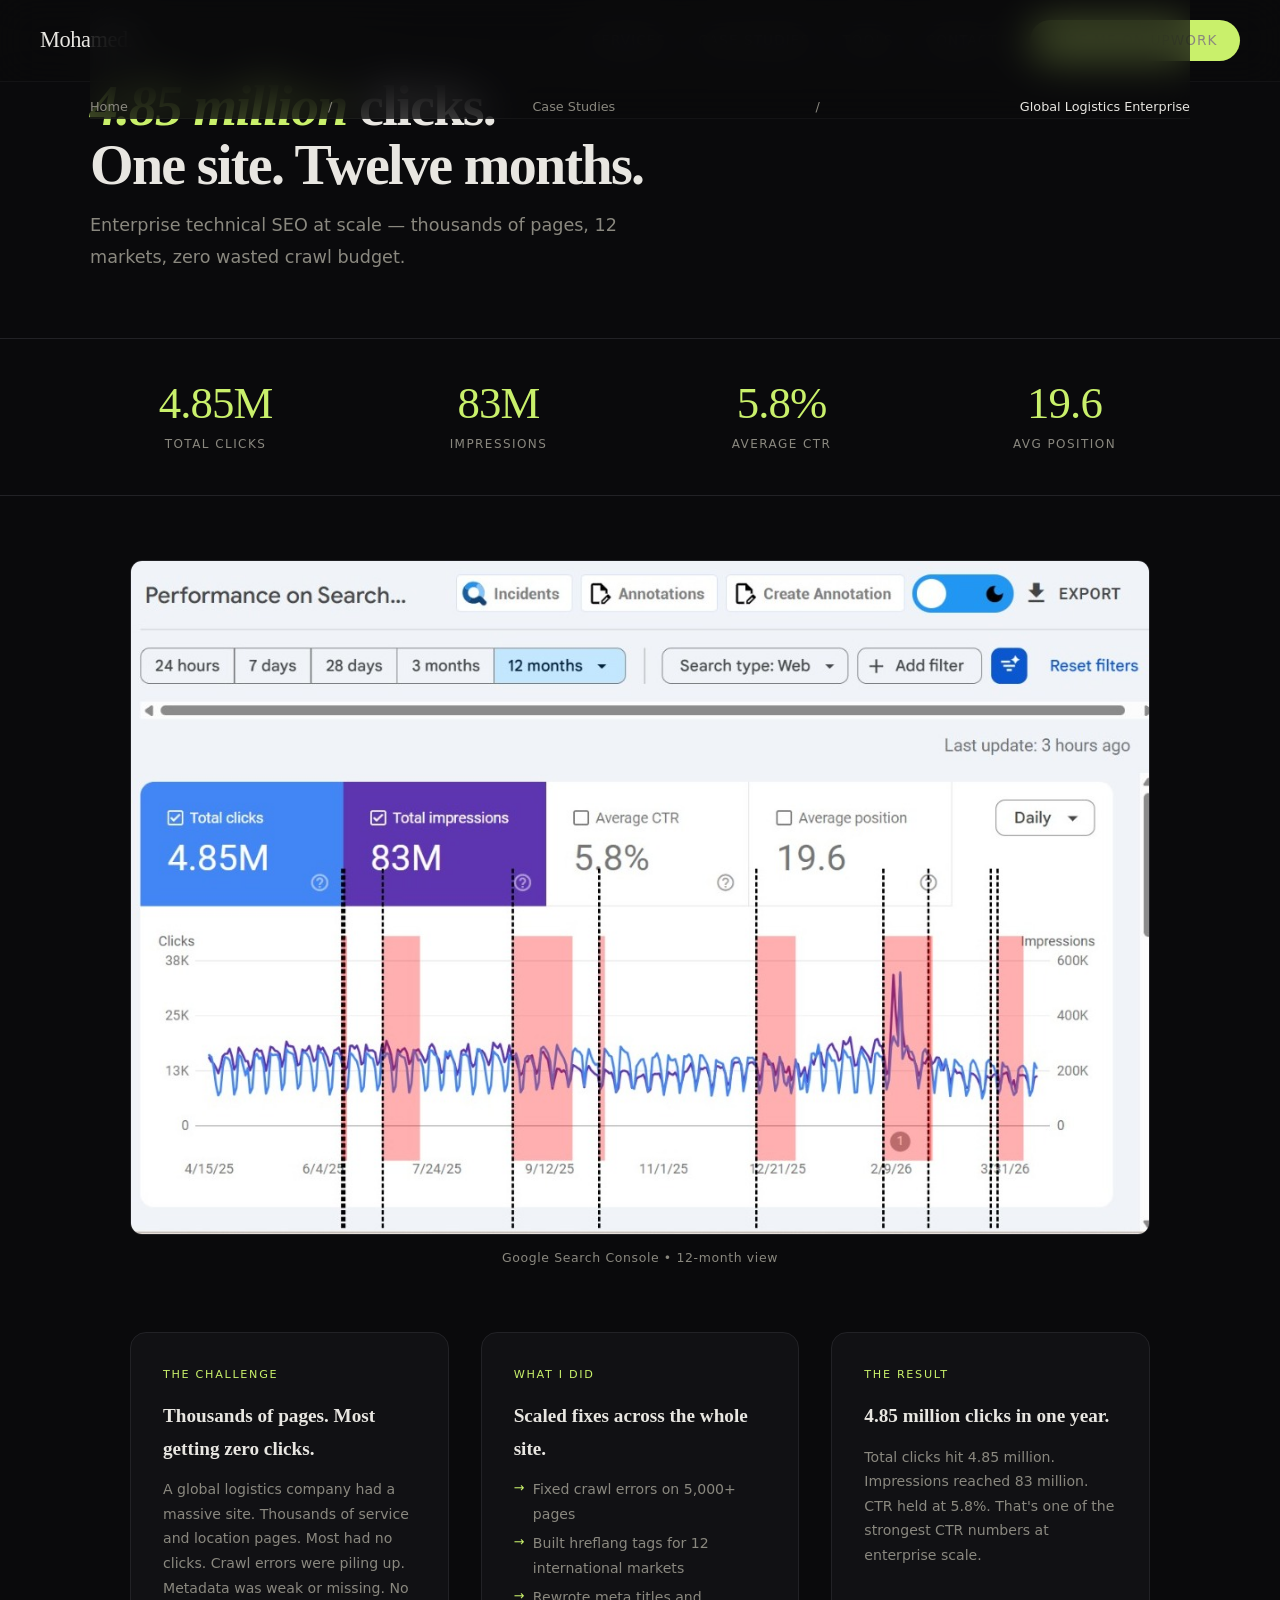
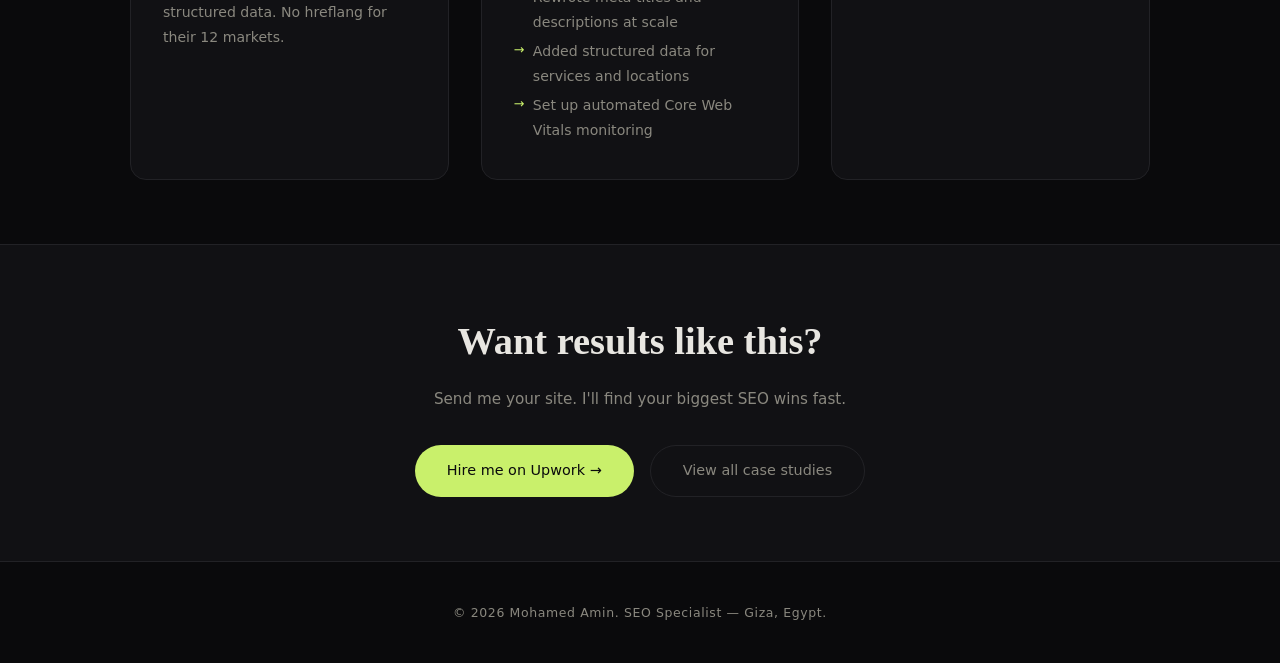
<file: case-studies/enterprise-logistics.html>
<!DOCTYPE html>
<html lang="en">
<head>
  <meta charset="UTF-8">
  <meta name="viewport" content="width=device-width, initial-scale=1.0">
  <meta http-equiv="Content-Security-Policy" content="default-src 'self'; style-src 'self' 'unsafe-inline' https://fonts.googleapis.com; font-src https://fonts.gstatic.com; script-src 'self' 'unsafe-inline'">
  <title>Global Logistics Enterprise &#8212; SEO Case Study | Mohamed Amin</title>
  <meta name="description" content="How I drove 4.85M organic clicks in 12 months for a global logistics enterprise through technical SEO at scale.">
  <link rel="preconnect" href="https://fonts.googleapis.com">
  <link rel="preconnect" href="https://fonts.gstatic.com" crossorigin>
  <link rel="preload" href="https://fonts.googleapis.com/css2?family=Instrument+Serif:ital@0;1&family=DM+Sans:ital,opsz,wght@0,9..40,300;0,9..40,400;0,9..40,500;0,9..40,600;1,9..40,300;1,9..40,400&display=swap" as="style" onload="this.onload=null;this.rel='stylesheet'">
  <noscript><link rel="stylesheet" href="https://fonts.googleapis.com/css2?family=Instrument+Serif:ital@0;1&family=DM+Sans:ital,opsz,wght@0,9..40,300;0,9..40,400;0,9..40,500;0,9..40,600;1,9..40,300;1,9..40,400&display=swap"></noscript>
  <link rel="stylesheet" href="../css/main.css">
  <link rel="stylesheet" href="../css/case-study.css">
</head>
<body>

<nav>
  <a href="../index.html" class="nav-logo">Mohamed<span>.</span></a>
  <div class="nav-links">
    <a href="../index.html#services">Services</a>
    <a href="../case-studies.html">Case Studies</a>
    <a href="../index.html#tools">Tools</a>
    <a href="../index.html#contact">Contact</a>
    <a href="https://www.upwork.com/freelancers/~01e36e9e4f4e8bf10b" class="nav-cta" target="_blank" rel="noopener noreferrer">Hire me on Upwork</a>
  </div>
  <button class="mobile-toggle" id="mobileToggle" aria-label="Toggle menu">&#9776;</button>
</nav>
<div class="mobile-nav" id="mobileNav">
  <a href="../index.html#services">Services</a>
  <a href="../case-studies.html">Case Studies</a>
  <a href="../index.html#tools">Tools</a>
  <a href="../index.html#contact">Contact</a>
  <a href="https://www.upwork.com/freelancers/~01e36e9e4f4e8bf10b" target="_blank" rel="noopener noreferrer">Hire me on Upwork</a>
</div>

<div style="padding:0 2.5rem">
  <nav class="breadcrumb" aria-label="Breadcrumb">
    <a href="../index.html">Home</a>
    <span aria-hidden="true">/</span>
    <a href="../case-studies.html">Case Studies</a>
    <span aria-hidden="true">/</span>
    <span class="current">Global Logistics Enterprise</span>
  </nav>
</div>

<section class="cs-hero">
  <div class="cs-hero-inner">
    <div class="cs-tag">Enterprise &bull; Global Logistics</div>
    <h1><em>4.85 million</em> clicks.<br>One site. Twelve months.</h1>
    <p class="cs-hero-sub">Enterprise technical SEO at scale &#8212; thousands of pages, 12 markets, zero wasted crawl budget.</p>
  </div>
</section>

<section class="cs-metrics">
  <div class="cs-metrics-inner">
    <div class="cs-metric reveal"><div class="cs-metric-val">4.85M</div><div class="cs-metric-label">Total Clicks</div></div>
    <div class="cs-metric reveal"><div class="cs-metric-val">83M</div><div class="cs-metric-label">Impressions</div></div>
    <div class="cs-metric reveal"><div class="cs-metric-val">5.8%</div><div class="cs-metric-label">Average CTR</div></div>
    <div class="cs-metric reveal"><div class="cs-metric-val">19.6</div><div class="cs-metric-label">Avg Position</div></div>
  </div>
</section>

<div class="screenshot-block">
  <img src="../images/case-enterprise-logistics.png.jpeg"
       alt="Google Search Console performance showing 4.85M clicks and 83M impressions for a global logistics enterprise"
       onerror="this.parentElement.classList.add('placeholder')"
       width="1200" height="675" loading="lazy">
  <p class="screenshot-caption">Google Search Console &bull; 12-month view</p>
</div>

<div class="cs-story">
  <div class="cs-story-section reveal">
    <div class="cs-story-label">The challenge</div>
    <h3>Thousands of pages. Most getting zero clicks.</h3>
    <p>A global logistics company had a massive site. Thousands of service and location pages. Most had no clicks. Crawl errors were piling up. Metadata was weak or missing. No structured data. No hreflang for their 12 markets.</p>
  </div>
  <div class="cs-story-section reveal">
    <div class="cs-story-label">What I did</div>
    <h3>Scaled fixes across the whole site.</h3>
    <ul>
      <li>Fixed crawl errors on 5,000+ pages</li>
      <li>Built hreflang tags for 12 international markets</li>
      <li>Rewrote meta titles and descriptions at scale</li>
      <li>Added structured data for services and locations</li>
      <li>Set up automated Core Web Vitals monitoring</li>
    </ul>
  </div>
  <div class="cs-story-section reveal">
    <div class="cs-story-label">The result</div>
    <h3>4.85 million clicks in one year.</h3>
    <p>Total clicks hit 4.85 million. Impressions reached 83 million. CTR held at 5.8%. That's one of the strongest CTR numbers at enterprise scale.</p>
  </div>
</div>

<section class="cs-cta">
  <h2>Want results like this?</h2>
  <p>Send me your site. I'll find your biggest SEO wins fast.</p>
  <div class="cs-cta-actions">
    <a href="https://www.upwork.com/freelancers/~01e36e9e4f4e8bf10b" class="btn-primary" target="_blank" rel="noopener noreferrer">Hire me on Upwork &rarr;</a>
    <a href="../case-studies.html" class="btn-secondary">View all case studies</a>
  </div>
</section>

<footer>
  <p>&copy; 2026 Mohamed Amin. SEO Specialist &#8212; Giza, Egypt.</p>
</footer>
<script src="../js/main.js"></script>
</body>
</html>
</file>
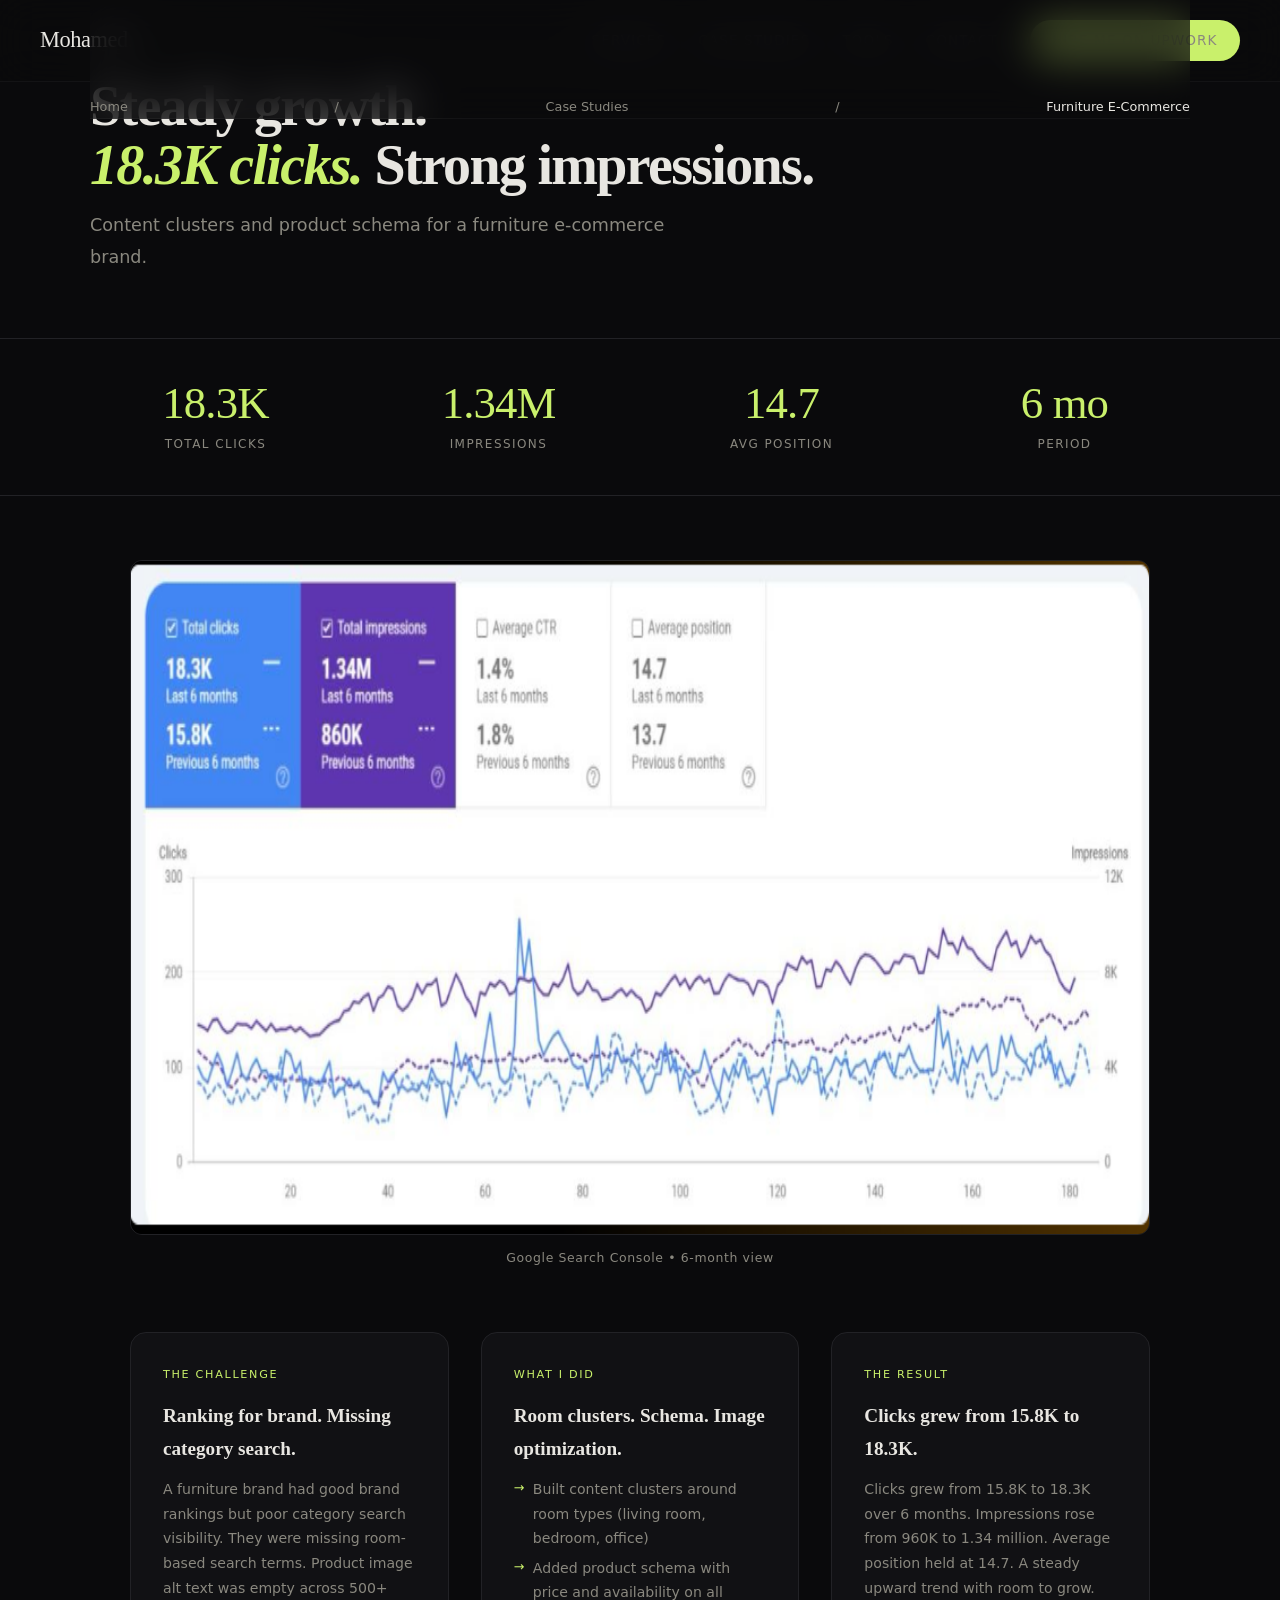
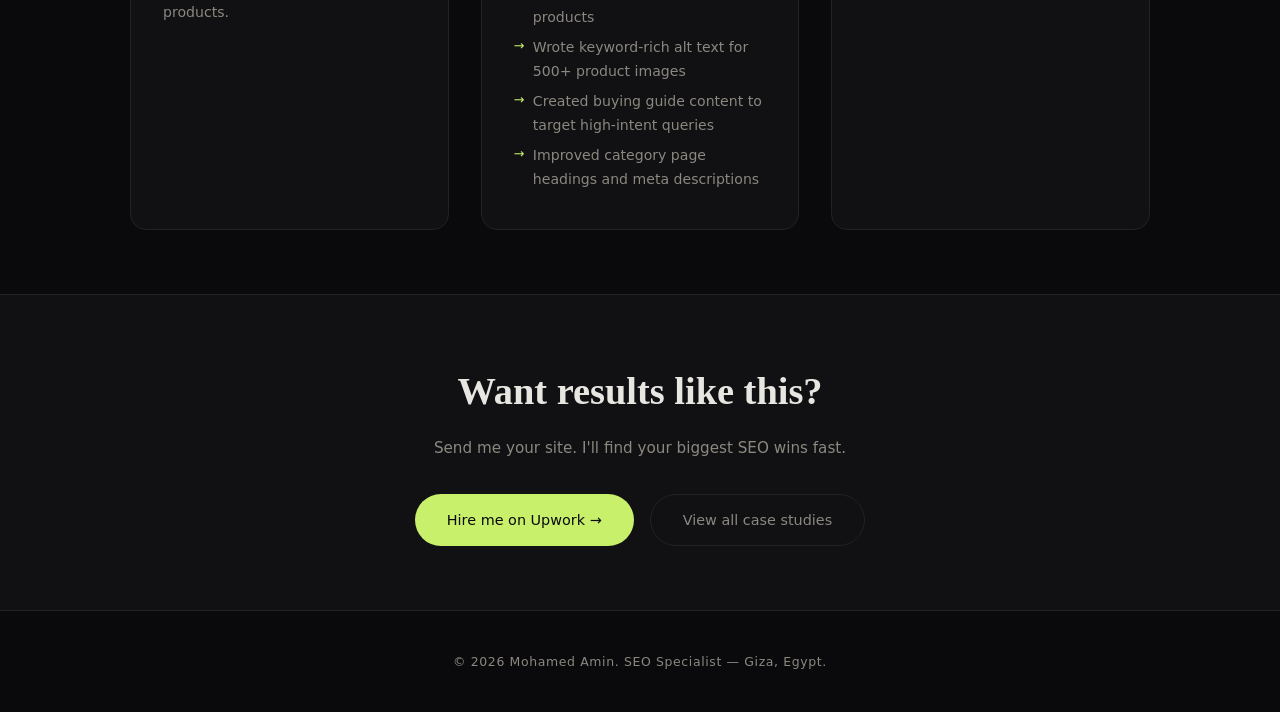
<file: case-studies/furniture.html>
<!DOCTYPE html>
<html lang="en">
<head>
  <meta charset="UTF-8">
  <meta name="viewport" content="width=device-width, initial-scale=1.0">
  <meta http-equiv="Content-Security-Policy" content="default-src 'self'; style-src 'self' 'unsafe-inline' https://fonts.googleapis.com; font-src https://fonts.gstatic.com; script-src 'self' 'unsafe-inline'">
  <title>Furniture E-Commerce &#8212; SEO Case Study | Mohamed Amin</title>
  <meta name="description" content="How I grew organic traffic for a furniture e-commerce brand through content clusters and product schema.">
  <link rel="preconnect" href="https://fonts.googleapis.com">
  <link rel="preconnect" href="https://fonts.gstatic.com" crossorigin>
  <link rel="preload" href="https://fonts.googleapis.com/css2?family=Instrument+Serif:ital@0;1&family=DM+Sans:ital,opsz,wght@0,9..40,300;0,9..40,400;0,9..40,500;0,9..40,600;1,9..40,300;1,9..40,400&display=swap" as="style" onload="this.onload=null;this.rel='stylesheet'">
  <noscript><link rel="stylesheet" href="https://fonts.googleapis.com/css2?family=Instrument+Serif:ital@0;1&family=DM+Sans:ital,opsz,wght@0,9..40,300;0,9..40,400;0,9..40,500;0,9..40,600;1,9..40,300;1,9..40,400&display=swap"></noscript>
  <link rel="stylesheet" href="../css/main.css">
  <link rel="stylesheet" href="../css/case-study.css">
</head>
<body>

<nav>
  <a href="../index.html" class="nav-logo">Mohamed<span>.</span></a>
  <div class="nav-links">
    <a href="../index.html#services">Services</a>
    <a href="../case-studies.html">Case Studies</a>
    <a href="../index.html#tools">Tools</a>
    <a href="../index.html#contact">Contact</a>
    <a href="https://www.upwork.com/freelancers/~01e36e9e4f4e8bf10b" class="nav-cta" target="_blank" rel="noopener noreferrer">Hire me on Upwork</a>
  </div>
  <button class="mobile-toggle" id="mobileToggle" aria-label="Toggle menu">&#9776;</button>
</nav>
<div class="mobile-nav" id="mobileNav">
  <a href="../index.html#services">Services</a>
  <a href="../case-studies.html">Case Studies</a>
  <a href="../index.html#tools">Tools</a>
  <a href="../index.html#contact">Contact</a>
  <a href="https://www.upwork.com/freelancers/~01e36e9e4f4e8bf10b" target="_blank" rel="noopener noreferrer">Hire me on Upwork</a>
</div>

<div style="padding:0 2.5rem">
  <nav class="breadcrumb" aria-label="Breadcrumb">
    <a href="../index.html">Home</a>
    <span aria-hidden="true">/</span>
    <a href="../case-studies.html">Case Studies</a>
    <span aria-hidden="true">/</span>
    <span class="current">Furniture E-Commerce</span>
  </nav>
</div>

<section class="cs-hero">
  <div class="cs-hero-inner">
    <div class="cs-tag">E-commerce &bull; Furniture</div>
    <h1>Steady growth.<br><em>18.3K clicks.</em> Strong impressions.</h1>
    <p class="cs-hero-sub">Content clusters and product schema for a furniture e-commerce brand.</p>
  </div>
</section>

<section class="cs-metrics">
  <div class="cs-metrics-inner">
    <div class="cs-metric reveal"><div class="cs-metric-val">18.3K</div><div class="cs-metric-label">Total Clicks</div></div>
    <div class="cs-metric reveal"><div class="cs-metric-val">1.34M</div><div class="cs-metric-label">Impressions</div></div>
    <div class="cs-metric reveal"><div class="cs-metric-val">14.7</div><div class="cs-metric-label">Avg Position</div></div>
    <div class="cs-metric reveal"><div class="cs-metric-val">6 mo</div><div class="cs-metric-label">Period</div></div>
  </div>
</section>

<div class="screenshot-block">
  <img src="../images/case-furniture.png.png"
       alt="Google Search Console data showing 18.3K clicks for a furniture e-commerce brand"
       onerror="this.parentElement.classList.add('placeholder')"
       width="1200" height="675" loading="lazy">
  <p class="screenshot-caption">Google Search Console &bull; 6-month view</p>
</div>

<div class="cs-story">
  <div class="cs-story-section reveal">
    <div class="cs-story-label">The challenge</div>
    <h3>Ranking for brand. Missing category search.</h3>
    <p>A furniture brand had good brand rankings but poor category search visibility. They were missing room-based search terms. Product image alt text was empty across 500+ products.</p>
  </div>
  <div class="cs-story-section reveal">
    <div class="cs-story-label">What I did</div>
    <h3>Room clusters. Schema. Image optimization.</h3>
    <ul>
      <li>Built content clusters around room types (living room, bedroom, office)</li>
      <li>Added product schema with price and availability on all products</li>
      <li>Wrote keyword-rich alt text for 500+ product images</li>
      <li>Created buying guide content to target high-intent queries</li>
      <li>Improved category page headings and meta descriptions</li>
    </ul>
  </div>
  <div class="cs-story-section reveal">
    <div class="cs-story-label">The result</div>
    <h3>Clicks grew from 15.8K to 18.3K.</h3>
    <p>Clicks grew from 15.8K to 18.3K over 6 months. Impressions rose from 960K to 1.34 million. Average position held at 14.7. A steady upward trend with room to grow.</p>
  </div>
</div>

<section class="cs-cta">
  <h2>Want results like this?</h2>
  <p>Send me your site. I'll find your biggest SEO wins fast.</p>
  <div class="cs-cta-actions">
    <a href="https://www.upwork.com/freelancers/~01e36e9e4f4e8bf10b" class="btn-primary" target="_blank" rel="noopener noreferrer">Hire me on Upwork &rarr;</a>
    <a href="../case-studies.html" class="btn-secondary">View all case studies</a>
  </div>
</section>

<footer>
  <p>&copy; 2026 Mohamed Amin. SEO Specialist &#8212; Giza, Egypt.</p>
</footer>
<script src="../js/main.js"></script>
</body>
</html>
</file>
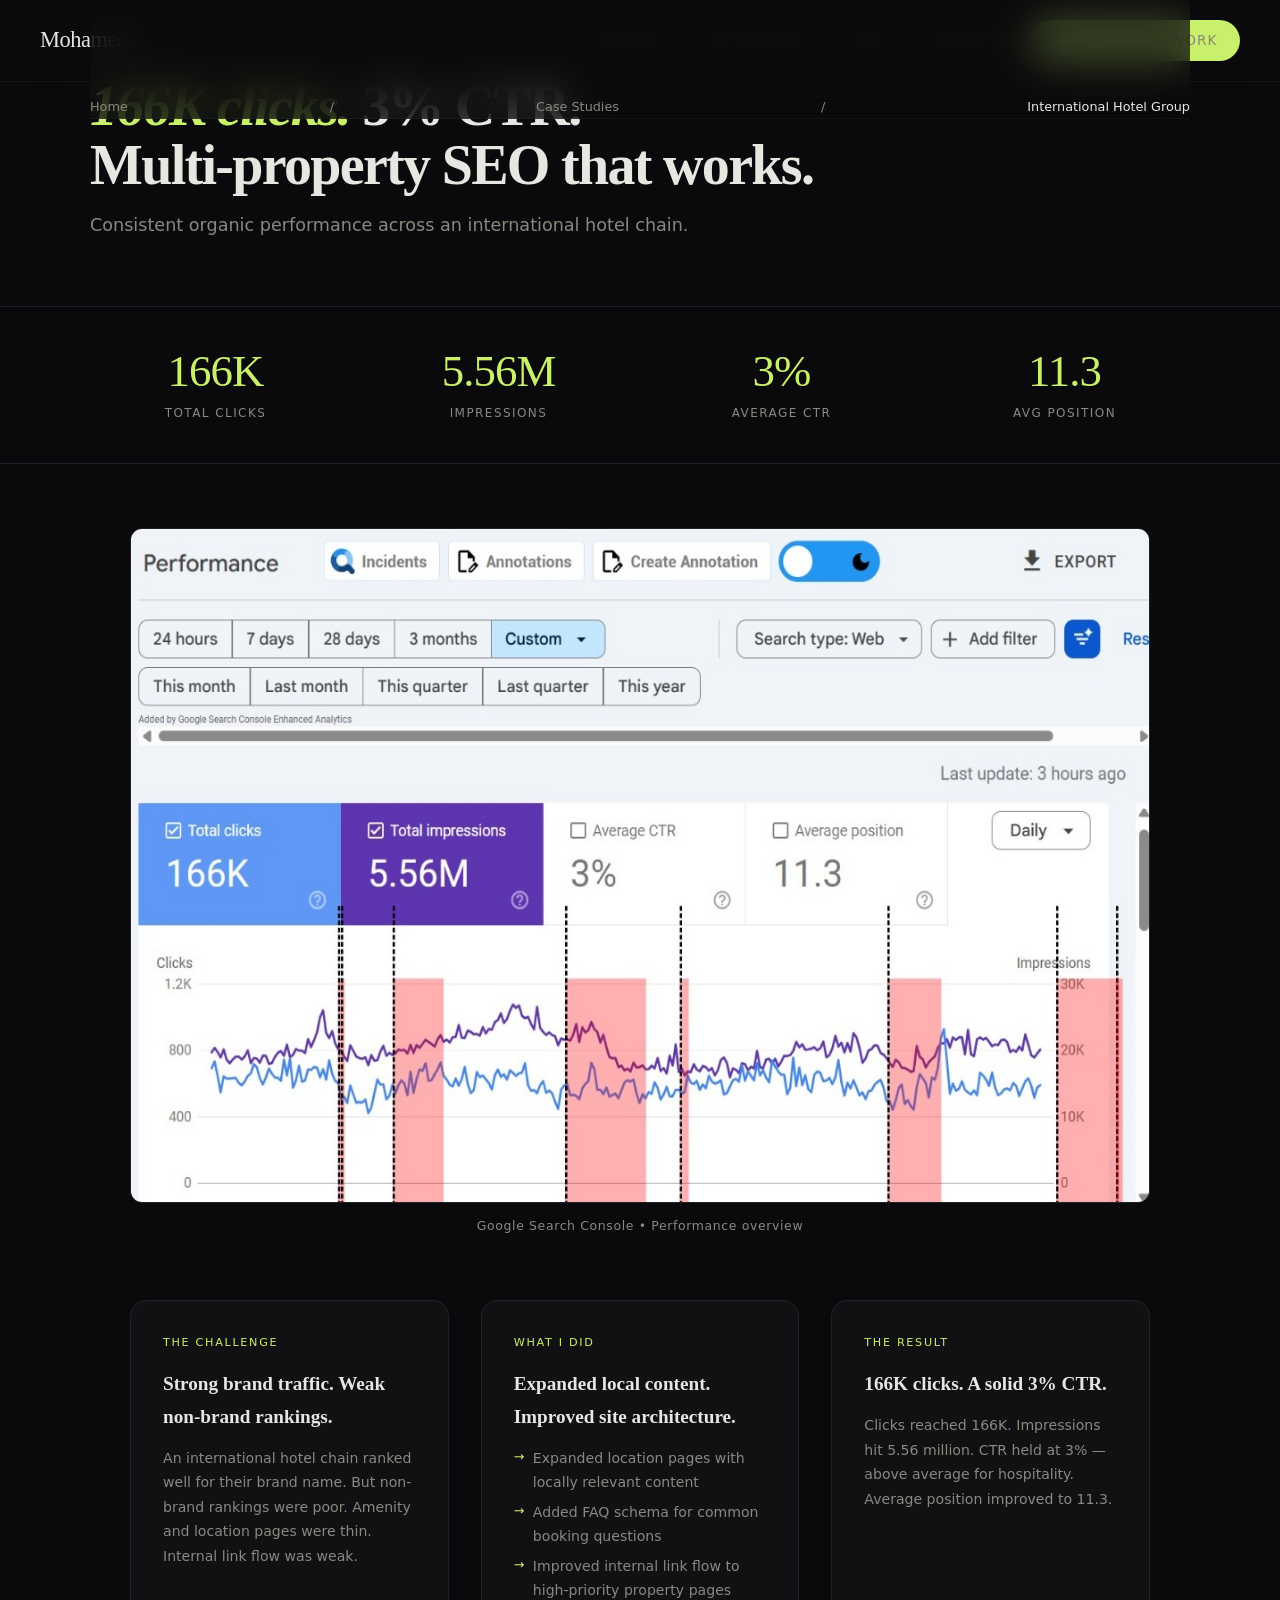
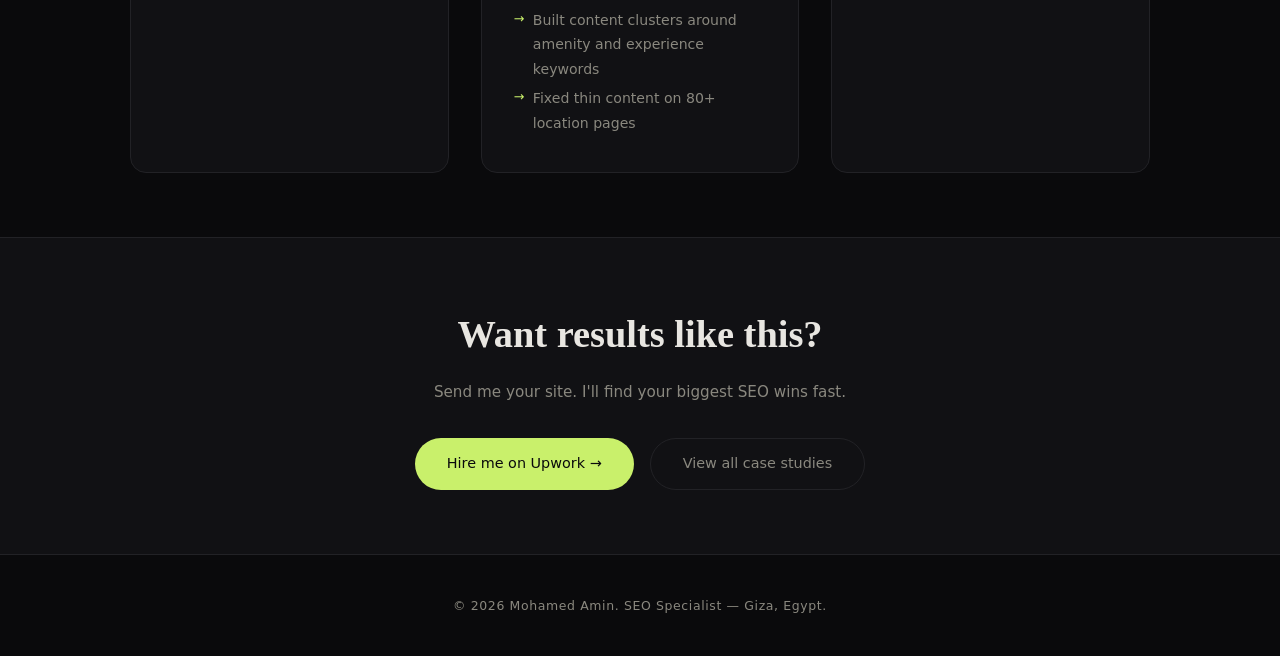
<file: case-studies/hotel-chain.html>
<!DOCTYPE html>
<html lang="en">
<head>
  <meta charset="UTF-8">
  <meta name="viewport" content="width=device-width, initial-scale=1.0">
  <meta http-equiv="Content-Security-Policy" content="default-src 'self'; style-src 'self' 'unsafe-inline' https://fonts.googleapis.com; font-src https://fonts.gstatic.com; script-src 'self' 'unsafe-inline'">
  <title>International Hotel Group &#8212; SEO Case Study | Mohamed Amin</title>
  <meta name="description" content="How I drove 166K clicks and a 3% CTR for an international hotel group through multi-property SEO.">
  <link rel="preconnect" href="https://fonts.googleapis.com">
  <link rel="preconnect" href="https://fonts.gstatic.com" crossorigin>
  <link rel="preload" href="https://fonts.googleapis.com/css2?family=Instrument+Serif:ital@0;1&family=DM+Sans:ital,opsz,wght@0,9..40,300;0,9..40,400;0,9..40,500;0,9..40,600;1,9..40,300;1,9..40,400&display=swap" as="style" onload="this.onload=null;this.rel='stylesheet'">
  <noscript><link rel="stylesheet" href="https://fonts.googleapis.com/css2?family=Instrument+Serif:ital@0;1&family=DM+Sans:ital,opsz,wght@0,9..40,300;0,9..40,400;0,9..40,500;0,9..40,600;1,9..40,300;1,9..40,400&display=swap"></noscript>
  <link rel="stylesheet" href="../css/main.css">
  <link rel="stylesheet" href="../css/case-study.css">
</head>
<body>

<nav>
  <a href="../index.html" class="nav-logo">Mohamed<span>.</span></a>
  <div class="nav-links">
    <a href="../index.html#services">Services</a>
    <a href="../case-studies.html">Case Studies</a>
    <a href="../index.html#tools">Tools</a>
    <a href="../index.html#contact">Contact</a>
    <a href="https://www.upwork.com/freelancers/~01e36e9e4f4e8bf10b" class="nav-cta" target="_blank" rel="noopener noreferrer">Hire me on Upwork</a>
  </div>
  <button class="mobile-toggle" id="mobileToggle" aria-label="Toggle menu">&#9776;</button>
</nav>
<div class="mobile-nav" id="mobileNav">
  <a href="../index.html#services">Services</a>
  <a href="../case-studies.html">Case Studies</a>
  <a href="../index.html#tools">Tools</a>
  <a href="../index.html#contact">Contact</a>
  <a href="https://www.upwork.com/freelancers/~01e36e9e4f4e8bf10b" target="_blank" rel="noopener noreferrer">Hire me on Upwork</a>
</div>

<div style="padding:0 2.5rem">
  <nav class="breadcrumb" aria-label="Breadcrumb">
    <a href="../index.html">Home</a>
    <span aria-hidden="true">/</span>
    <a href="../case-studies.html">Case Studies</a>
    <span aria-hidden="true">/</span>
    <span class="current">International Hotel Group</span>
  </nav>
</div>

<section class="cs-hero">
  <div class="cs-hero-inner">
    <div class="cs-tag">Hospitality &bull; Hotel Group</div>
    <h1><em>166K clicks.</em> 3% CTR.<br>Multi-property SEO that works.</h1>
    <p class="cs-hero-sub">Consistent organic performance across an international hotel chain.</p>
  </div>
</section>

<section class="cs-metrics">
  <div class="cs-metrics-inner">
    <div class="cs-metric reveal"><div class="cs-metric-val">166K</div><div class="cs-metric-label">Total Clicks</div></div>
    <div class="cs-metric reveal"><div class="cs-metric-val">5.56M</div><div class="cs-metric-label">Impressions</div></div>
    <div class="cs-metric reveal"><div class="cs-metric-val">3%</div><div class="cs-metric-label">Average CTR</div></div>
    <div class="cs-metric reveal"><div class="cs-metric-val">11.3</div><div class="cs-metric-label">Avg Position</div></div>
  </div>
</section>

<div class="screenshot-block">
  <img src="../images/case-hotel-chain.png.jpeg"
       alt="Google Search Console data showing 166K clicks for an international hotel group"
       onerror="this.parentElement.classList.add('placeholder')"
       width="1200" height="675" loading="lazy">
  <p class="screenshot-caption">Google Search Console &bull; Performance overview</p>
</div>

<div class="cs-story">
  <div class="cs-story-section reveal">
    <div class="cs-story-label">The challenge</div>
    <h3>Strong brand traffic. Weak non-brand rankings.</h3>
    <p>An international hotel chain ranked well for their brand name. But non-brand rankings were poor. Amenity and location pages were thin. Internal link flow was weak.</p>
  </div>
  <div class="cs-story-section reveal">
    <div class="cs-story-label">What I did</div>
    <h3>Expanded local content. Improved site architecture.</h3>
    <ul>
      <li>Expanded location pages with locally relevant content</li>
      <li>Added FAQ schema for common booking questions</li>
      <li>Improved internal link flow to high-priority property pages</li>
      <li>Built content clusters around amenity and experience keywords</li>
      <li>Fixed thin content on 80+ location pages</li>
    </ul>
  </div>
  <div class="cs-story-section reveal">
    <div class="cs-story-label">The result</div>
    <h3>166K clicks. A solid 3% CTR.</h3>
    <p>Clicks reached 166K. Impressions hit 5.56 million. CTR held at 3% &#8212; above average for hospitality. Average position improved to 11.3.</p>
  </div>
</div>

<section class="cs-cta">
  <h2>Want results like this?</h2>
  <p>Send me your site. I'll find your biggest SEO wins fast.</p>
  <div class="cs-cta-actions">
    <a href="https://www.upwork.com/freelancers/~01e36e9e4f4e8bf10b" class="btn-primary" target="_blank" rel="noopener noreferrer">Hire me on Upwork &rarr;</a>
    <a href="../case-studies.html" class="btn-secondary">View all case studies</a>
  </div>
</section>

<footer>
  <p>&copy; 2026 Mohamed Amin. SEO Specialist &#8212; Giza, Egypt.</p>
</footer>
<script src="../js/main.js"></script>
</body>
</html>
</file>
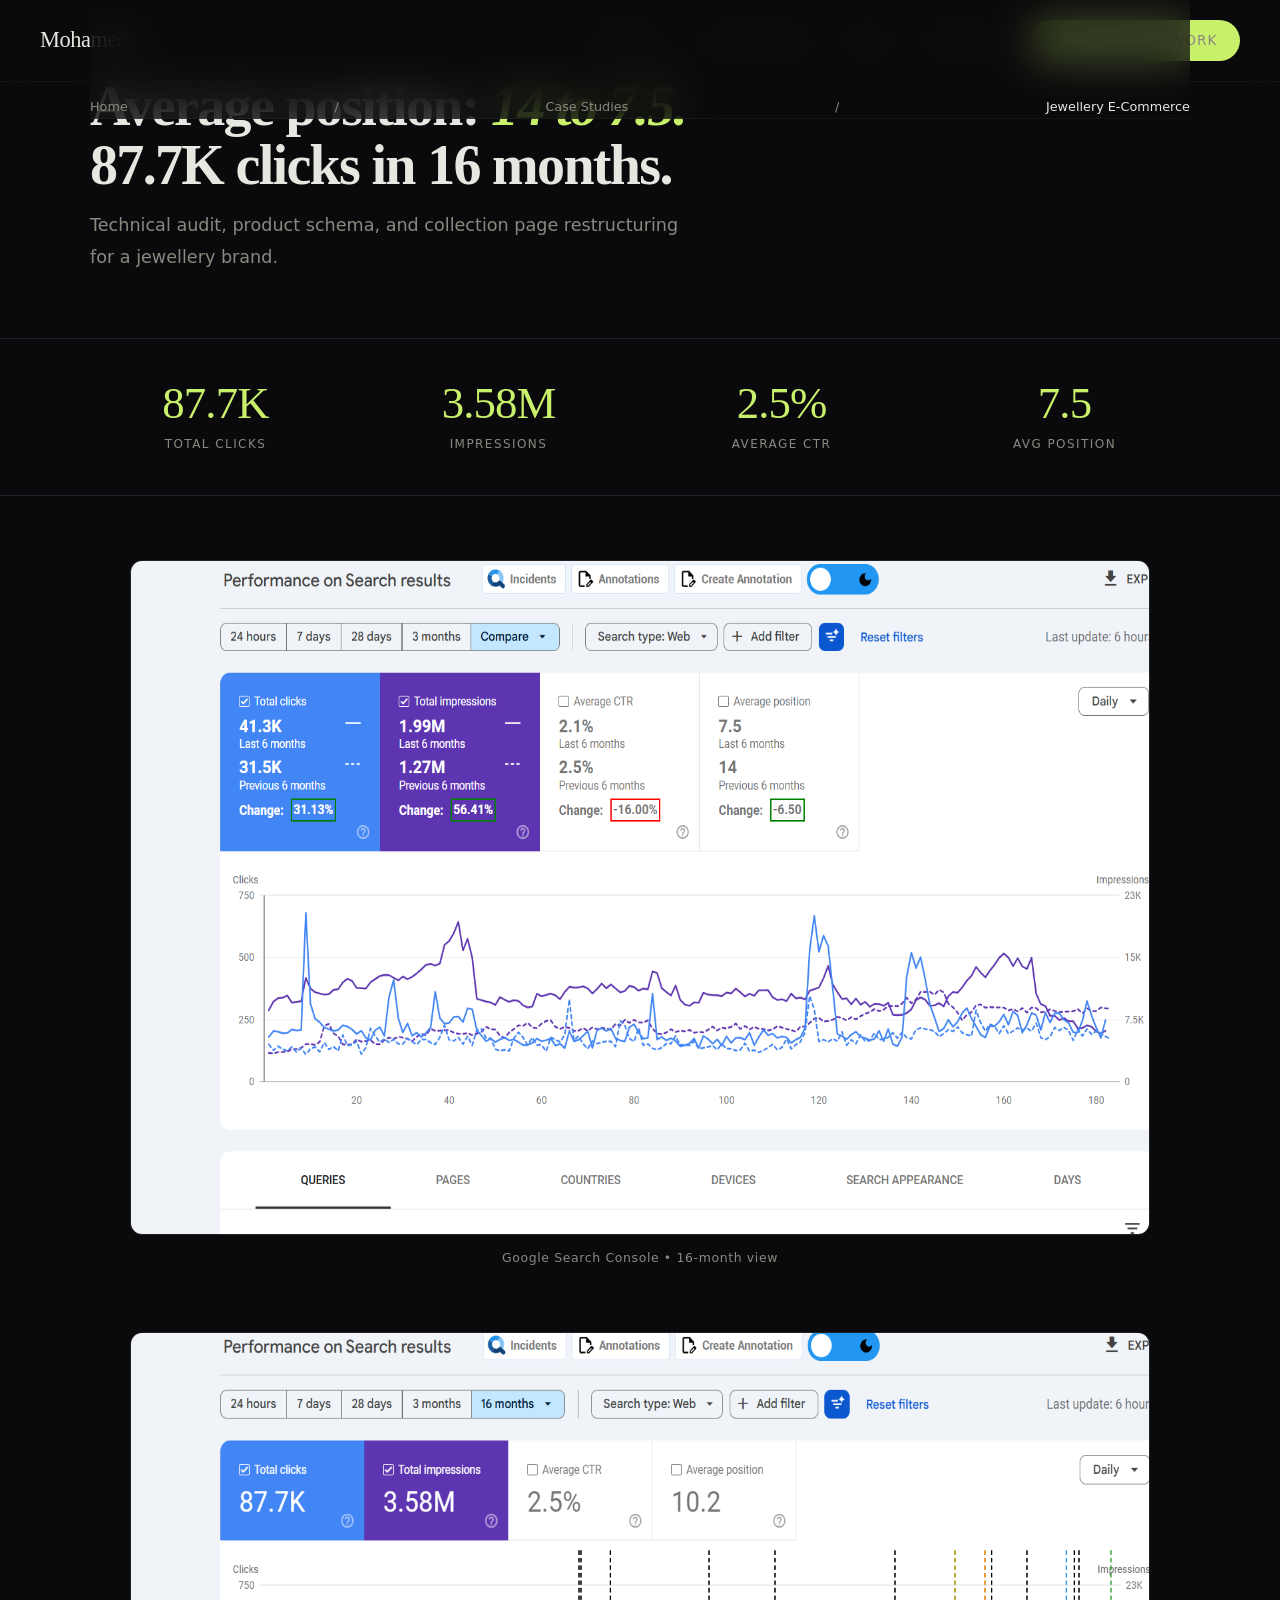
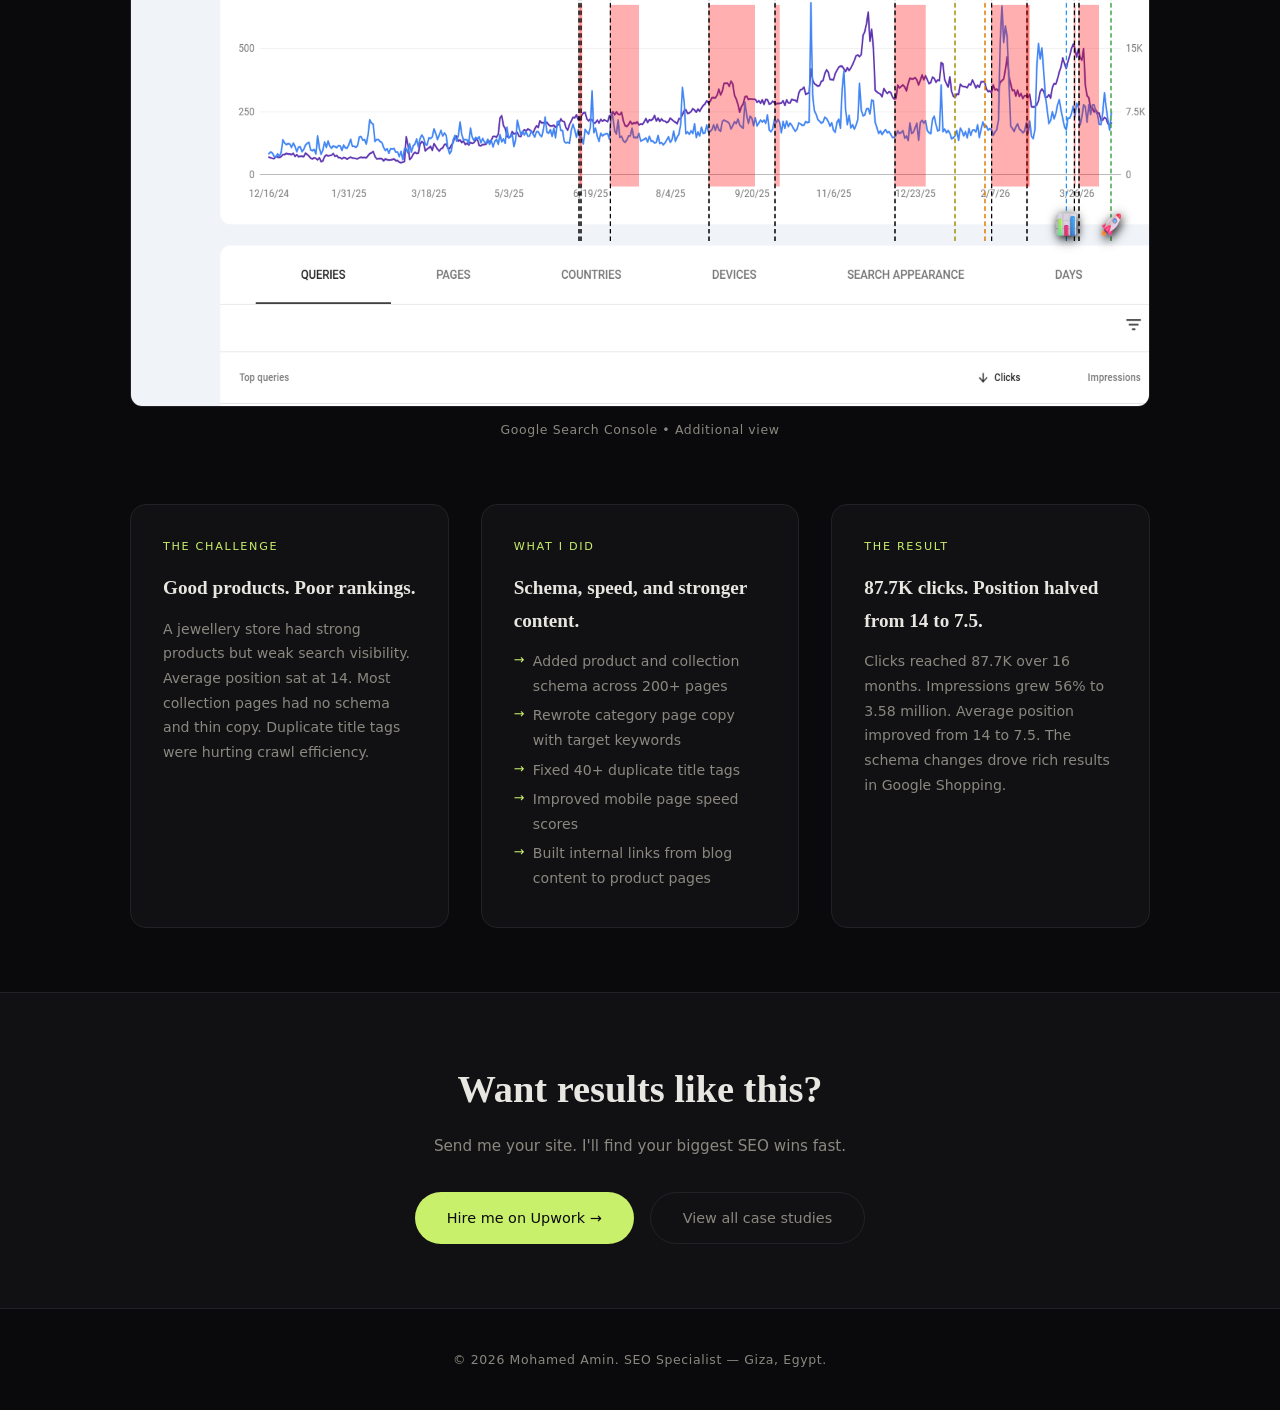
<file: case-studies/jewellery-ecommerce.html>
<!DOCTYPE html>
<html lang="en">
<head>
  <meta charset="UTF-8">
  <meta name="viewport" content="width=device-width, initial-scale=1.0">
  <meta http-equiv="Content-Security-Policy" content="default-src 'self'; style-src 'self' 'unsafe-inline' https://fonts.googleapis.com; font-src https://fonts.gstatic.com; script-src 'self' 'unsafe-inline'">
  <title>Jewellery E-Commerce &#8212; SEO Case Study | Mohamed Amin</title>
  <meta name="description" content="How I improved average position from 14 to 7.5 and drove 87.7K clicks for a jewellery e-commerce store.">
  <link rel="preconnect" href="https://fonts.googleapis.com">
  <link rel="preconnect" href="https://fonts.gstatic.com" crossorigin>
  <link rel="preload" href="https://fonts.googleapis.com/css2?family=Instrument+Serif:ital@0;1&family=DM+Sans:ital,opsz,wght@0,9..40,300;0,9..40,400;0,9..40,500;0,9..40,600;1,9..40,300;1,9..40,400&display=swap" as="style" onload="this.onload=null;this.rel='stylesheet'">
  <noscript><link rel="stylesheet" href="https://fonts.googleapis.com/css2?family=Instrument+Serif:ital@0;1&family=DM+Sans:ital,opsz,wght@0,9..40,300;0,9..40,400;0,9..40,500;0,9..40,600;1,9..40,300;1,9..40,400&display=swap"></noscript>
  <link rel="stylesheet" href="../css/main.css">
  <link rel="stylesheet" href="../css/case-study.css">
</head>
<body>

<nav>
  <a href="../index.html" class="nav-logo">Mohamed<span>.</span></a>
  <div class="nav-links">
    <a href="../index.html#services">Services</a>
    <a href="../case-studies.html">Case Studies</a>
    <a href="../index.html#tools">Tools</a>
    <a href="../index.html#contact">Contact</a>
    <a href="https://www.upwork.com/freelancers/~01e36e9e4f4e8bf10b" class="nav-cta" target="_blank" rel="noopener noreferrer">Hire me on Upwork</a>
  </div>
  <button class="mobile-toggle" id="mobileToggle" aria-label="Toggle menu">&#9776;</button>
</nav>
<div class="mobile-nav" id="mobileNav">
  <a href="../index.html#services">Services</a>
  <a href="../case-studies.html">Case Studies</a>
  <a href="../index.html#tools">Tools</a>
  <a href="../index.html#contact">Contact</a>
  <a href="https://www.upwork.com/freelancers/~01e36e9e4f4e8bf10b" target="_blank" rel="noopener noreferrer">Hire me on Upwork</a>
</div>

<div style="padding:0 2.5rem">
  <nav class="breadcrumb" aria-label="Breadcrumb">
    <a href="../index.html">Home</a>
    <span aria-hidden="true">/</span>
    <a href="../case-studies.html">Case Studies</a>
    <span aria-hidden="true">/</span>
    <span class="current">Jewellery E-Commerce</span>
  </nav>
</div>

<section class="cs-hero">
  <div class="cs-hero-inner">
    <div class="cs-tag">E-commerce &bull; Jewellery</div>
    <h1>Average position: <em>14 to 7.5.</em><br>87.7K clicks in 16 months.</h1>
    <p class="cs-hero-sub">Technical audit, product schema, and collection page restructuring for a jewellery brand.</p>
  </div>
</section>

<section class="cs-metrics">
  <div class="cs-metrics-inner">
    <div class="cs-metric reveal"><div class="cs-metric-val">87.7K</div><div class="cs-metric-label">Total Clicks</div></div>
    <div class="cs-metric reveal"><div class="cs-metric-val">3.58M</div><div class="cs-metric-label">Impressions</div></div>
    <div class="cs-metric reveal"><div class="cs-metric-val">2.5%</div><div class="cs-metric-label">Average CTR</div></div>
    <div class="cs-metric reveal"><div class="cs-metric-val">7.5</div><div class="cs-metric-label">Avg Position</div></div>
  </div>
</section>

<div class="screenshot-block">
  <img src="../images/case-jewellery-ecommerce.png.png"
       alt="Google Search Console performance overview — 87.7K clicks for a jewellery e-commerce brand"
       onerror="this.parentElement.classList.add('placeholder')"
       width="1200" height="675" loading="lazy">
  <p class="screenshot-caption">Google Search Console &bull; 16-month view</p>
</div>

<div class="screenshot-block">
  <img src="../images/case-jewellery-ecommerce.png (2).png"
       alt="Google Search Console detailed data — jewellery e-commerce brand"
       onerror="this.parentElement.classList.add('placeholder')"
       width="1200" height="675" loading="lazy">
  <p class="screenshot-caption">Google Search Console &bull; Additional view</p>
</div>

<div class="cs-story">
  <div class="cs-story-section reveal">
    <div class="cs-story-label">The challenge</div>
    <h3>Good products. Poor rankings.</h3>
    <p>A jewellery store had strong products but weak search visibility. Average position sat at 14. Most collection pages had no schema and thin copy. Duplicate title tags were hurting crawl efficiency.</p>
  </div>
  <div class="cs-story-section reveal">
    <div class="cs-story-label">What I did</div>
    <h3>Schema, speed, and stronger content.</h3>
    <ul>
      <li>Added product and collection schema across 200+ pages</li>
      <li>Rewrote category page copy with target keywords</li>
      <li>Fixed 40+ duplicate title tags</li>
      <li>Improved mobile page speed scores</li>
      <li>Built internal links from blog content to product pages</li>
    </ul>
  </div>
  <div class="cs-story-section reveal">
    <div class="cs-story-label">The result</div>
    <h3>87.7K clicks. Position halved from 14 to 7.5.</h3>
    <p>Clicks reached 87.7K over 16 months. Impressions grew 56% to 3.58 million. Average position improved from 14 to 7.5. The schema changes drove rich results in Google Shopping.</p>
  </div>
</div>

<section class="cs-cta">
  <h2>Want results like this?</h2>
  <p>Send me your site. I'll find your biggest SEO wins fast.</p>
  <div class="cs-cta-actions">
    <a href="https://www.upwork.com/freelancers/~01e36e9e4f4e8bf10b" class="btn-primary" target="_blank" rel="noopener noreferrer">Hire me on Upwork &rarr;</a>
    <a href="../case-studies.html" class="btn-secondary">View all case studies</a>
  </div>
</section>

<footer>
  <p>&copy; 2026 Mohamed Amin. SEO Specialist &#8212; Giza, Egypt.</p>
</footer>
<script src="../js/main.js"></script>
</body>
</html>
</file>
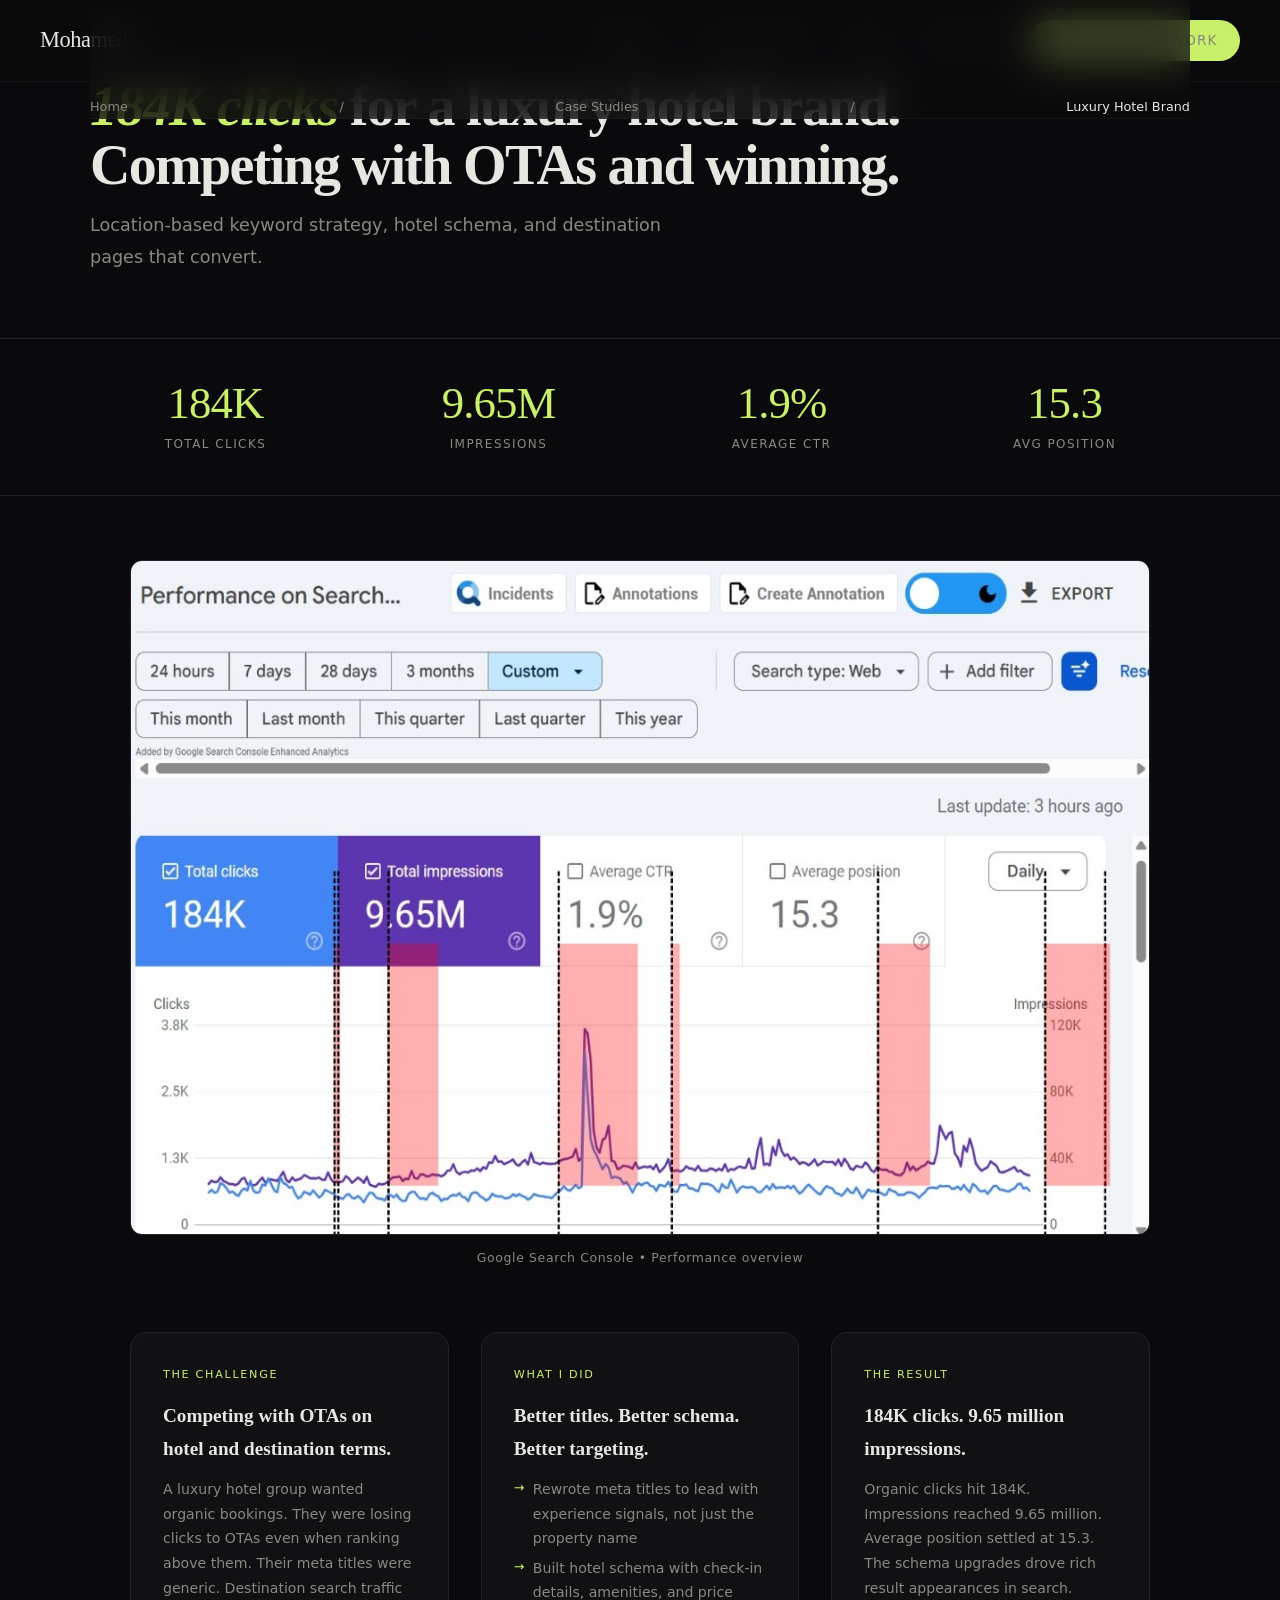
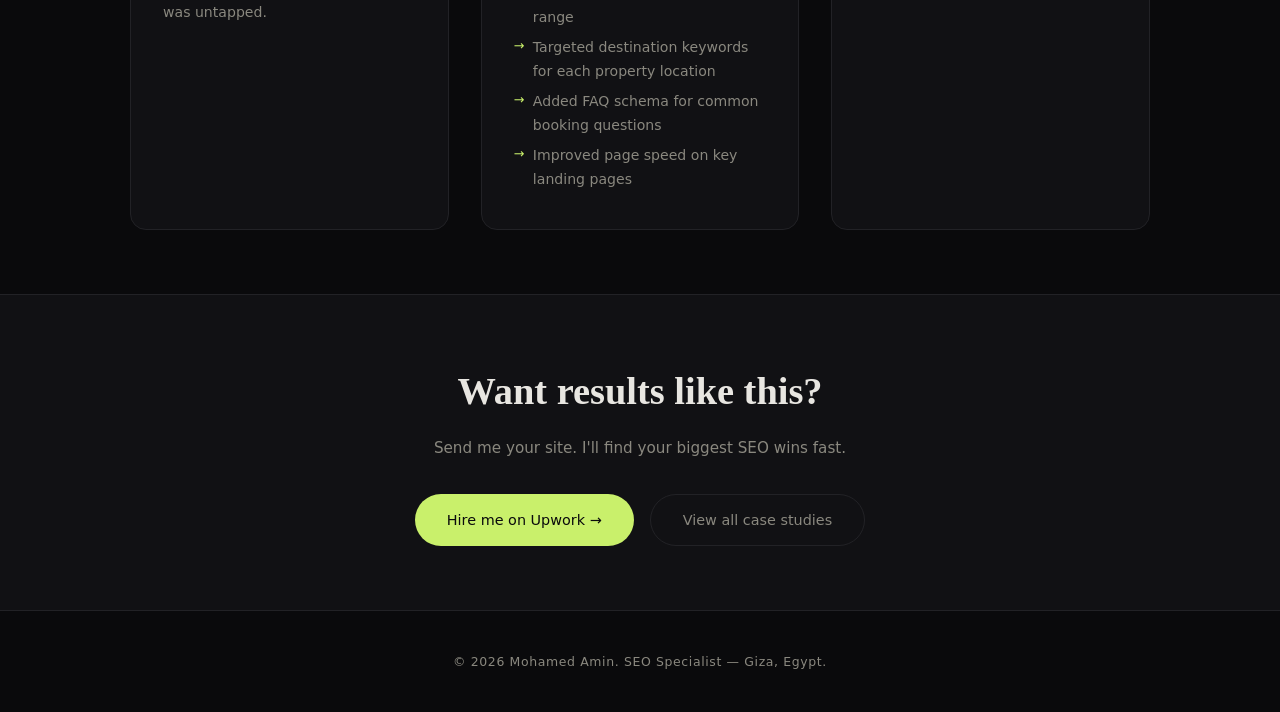
<file: case-studies/luxury-hotel-a.html>
<!DOCTYPE html>
<html lang="en">
<head>
  <meta charset="UTF-8">
  <meta name="viewport" content="width=device-width, initial-scale=1.0">
  <meta http-equiv="Content-Security-Policy" content="default-src 'self'; style-src 'self' 'unsafe-inline' https://fonts.googleapis.com; font-src https://fonts.gstatic.com; script-src 'self' 'unsafe-inline'">
  <title>Luxury Hotel Brand &#8212; SEO Case Study | Mohamed Amin</title>
  <meta name="description" content="How I drove 184K organic clicks for a luxury hotel brand through hotel schema, destination SEO, and CTR optimization.">
  <link rel="preconnect" href="https://fonts.googleapis.com">
  <link rel="preconnect" href="https://fonts.gstatic.com" crossorigin>
  <link rel="preload" href="https://fonts.googleapis.com/css2?family=Instrument+Serif:ital@0;1&family=DM+Sans:ital,opsz,wght@0,9..40,300;0,9..40,400;0,9..40,500;0,9..40,600;1,9..40,300;1,9..40,400&display=swap" as="style" onload="this.onload=null;this.rel='stylesheet'">
  <noscript><link rel="stylesheet" href="https://fonts.googleapis.com/css2?family=Instrument+Serif:ital@0;1&family=DM+Sans:ital,opsz,wght@0,9..40,300;0,9..40,400;0,9..40,500;0,9..40,600;1,9..40,300;1,9..40,400&display=swap"></noscript>
  <link rel="stylesheet" href="../css/main.css">
  <link rel="stylesheet" href="../css/case-study.css">
</head>
<body>

<nav>
  <a href="../index.html" class="nav-logo">Mohamed<span>.</span></a>
  <div class="nav-links">
    <a href="../index.html#services">Services</a>
    <a href="../case-studies.html">Case Studies</a>
    <a href="../index.html#tools">Tools</a>
    <a href="../index.html#contact">Contact</a>
    <a href="https://www.upwork.com/freelancers/~01e36e9e4f4e8bf10b" class="nav-cta" target="_blank" rel="noopener noreferrer">Hire me on Upwork</a>
  </div>
  <button class="mobile-toggle" id="mobileToggle" aria-label="Toggle menu">&#9776;</button>
</nav>
<div class="mobile-nav" id="mobileNav">
  <a href="../index.html#services">Services</a>
  <a href="../case-studies.html">Case Studies</a>
  <a href="../index.html#tools">Tools</a>
  <a href="../index.html#contact">Contact</a>
  <a href="https://www.upwork.com/freelancers/~01e36e9e4f4e8bf10b" target="_blank" rel="noopener noreferrer">Hire me on Upwork</a>
</div>

<div style="padding:0 2.5rem">
  <nav class="breadcrumb" aria-label="Breadcrumb">
    <a href="../index.html">Home</a>
    <span aria-hidden="true">/</span>
    <a href="../case-studies.html">Case Studies</a>
    <span aria-hidden="true">/</span>
    <span class="current">Luxury Hotel Brand</span>
  </nav>
</div>

<section class="cs-hero">
  <div class="cs-hero-inner">
    <div class="cs-tag">Hospitality &bull; Luxury Hotel</div>
    <h1><em>184K clicks</em> for a luxury hotel brand.<br>Competing with OTAs and winning.</h1>
    <p class="cs-hero-sub">Location-based keyword strategy, hotel schema, and destination pages that convert.</p>
  </div>
</section>

<section class="cs-metrics">
  <div class="cs-metrics-inner">
    <div class="cs-metric reveal"><div class="cs-metric-val">184K</div><div class="cs-metric-label">Total Clicks</div></div>
    <div class="cs-metric reveal"><div class="cs-metric-val">9.65M</div><div class="cs-metric-label">Impressions</div></div>
    <div class="cs-metric reveal"><div class="cs-metric-val">1.9%</div><div class="cs-metric-label">Average CTR</div></div>
    <div class="cs-metric reveal"><div class="cs-metric-val">15.3</div><div class="cs-metric-label">Avg Position</div></div>
  </div>
</section>

<div class="screenshot-block">
  <img src="../images/case-luxury-hotel-a.png.jpeg"
       alt="Google Search Console data showing 184K clicks for a luxury hotel brand"
       onerror="this.parentElement.classList.add('placeholder')"
       width="1200" height="675" loading="lazy">
  <p class="screenshot-caption">Google Search Console &bull; Performance overview</p>
</div>

<div class="cs-story">
  <div class="cs-story-section reveal">
    <div class="cs-story-label">The challenge</div>
    <h3>Competing with OTAs on hotel and destination terms.</h3>
    <p>A luxury hotel group wanted organic bookings. They were losing clicks to OTAs even when ranking above them. Their meta titles were generic. Destination search traffic was untapped.</p>
  </div>
  <div class="cs-story-section reveal">
    <div class="cs-story-label">What I did</div>
    <h3>Better titles. Better schema. Better targeting.</h3>
    <ul>
      <li>Rewrote meta titles to lead with experience signals, not just the property name</li>
      <li>Built hotel schema with check-in details, amenities, and price range</li>
      <li>Targeted destination keywords for each property location</li>
      <li>Added FAQ schema for common booking questions</li>
      <li>Improved page speed on key landing pages</li>
    </ul>
  </div>
  <div class="cs-story-section reveal">
    <div class="cs-story-label">The result</div>
    <h3>184K clicks. 9.65 million impressions.</h3>
    <p>Organic clicks hit 184K. Impressions reached 9.65 million. Average position settled at 15.3. The schema upgrades drove rich result appearances in search.</p>
  </div>
</div>

<section class="cs-cta">
  <h2>Want results like this?</h2>
  <p>Send me your site. I'll find your biggest SEO wins fast.</p>
  <div class="cs-cta-actions">
    <a href="https://www.upwork.com/freelancers/~01e36e9e4f4e8bf10b" class="btn-primary" target="_blank" rel="noopener noreferrer">Hire me on Upwork &rarr;</a>
    <a href="../case-studies.html" class="btn-secondary">View all case studies</a>
  </div>
</section>

<footer>
  <p>&copy; 2026 Mohamed Amin. SEO Specialist &#8212; Giza, Egypt.</p>
</footer>
<script src="../js/main.js"></script>
</body>
</html>
</file>
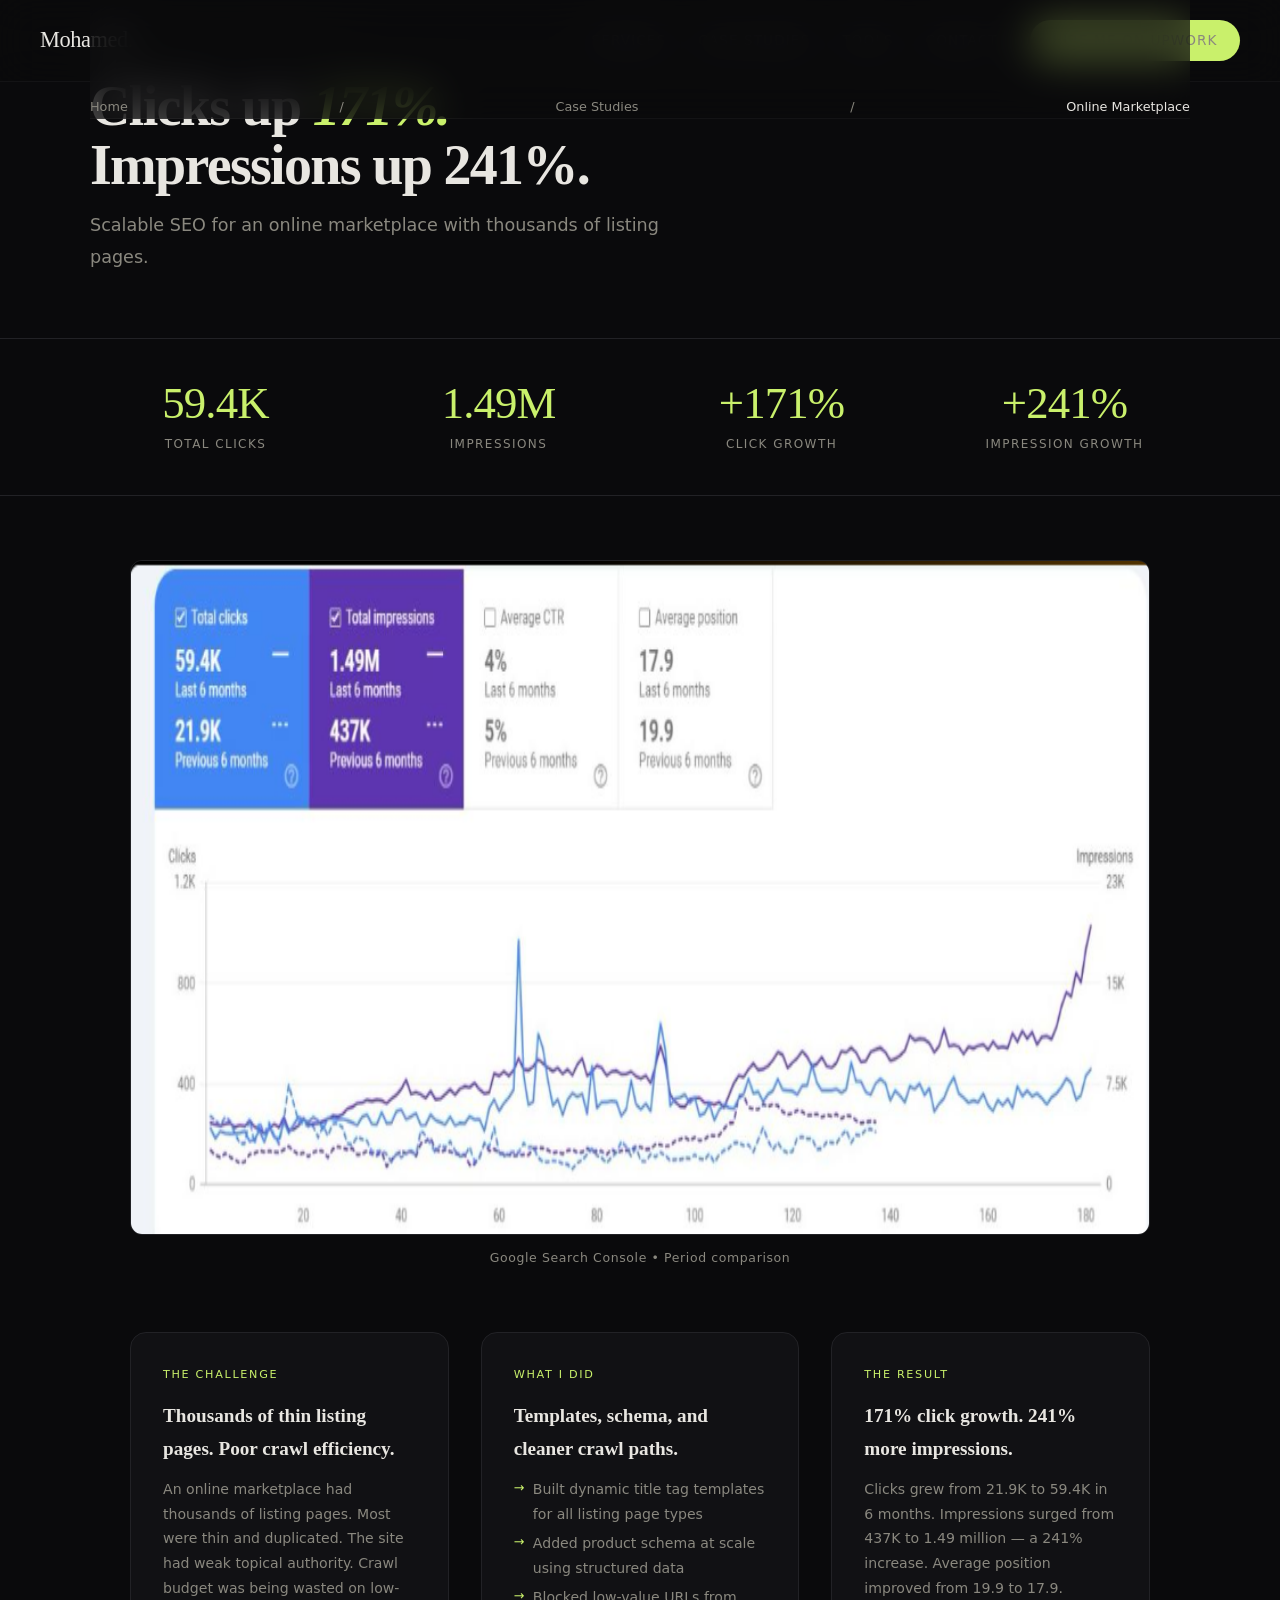
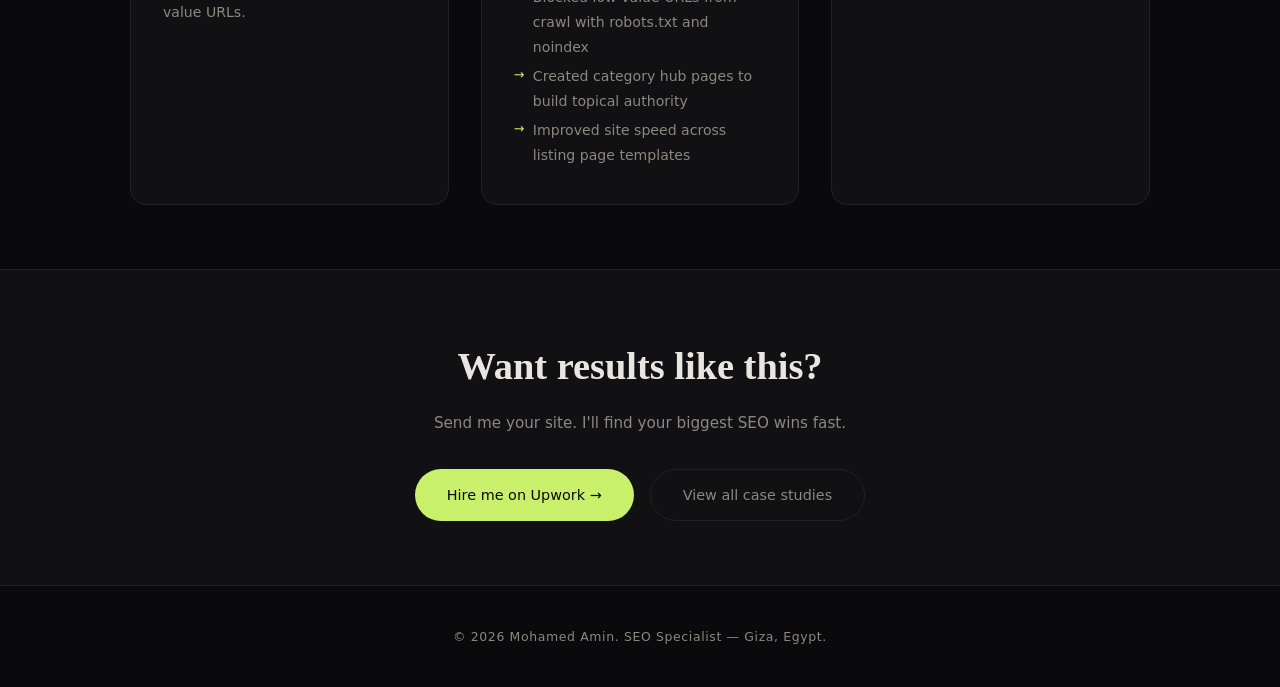
<file: case-studies/marketplace.html>
<!DOCTYPE html>
<html lang="en">
<head>
  <meta charset="UTF-8">
  <meta name="viewport" content="width=device-width, initial-scale=1.0">
  <meta http-equiv="Content-Security-Policy" content="default-src 'self'; style-src 'self' 'unsafe-inline' https://fonts.googleapis.com; font-src https://fonts.gstatic.com; script-src 'self' 'unsafe-inline'">
  <title>Online Marketplace &#8212; SEO Case Study | Mohamed Amin</title>
  <meta name="description" content="How I grew clicks by 171% for an online marketplace through listing page templates, schema, and crawl efficiency.">
  <link rel="preconnect" href="https://fonts.googleapis.com">
  <link rel="preconnect" href="https://fonts.gstatic.com" crossorigin>
  <link rel="preload" href="https://fonts.googleapis.com/css2?family=Instrument+Serif:ital@0;1&family=DM+Sans:ital,opsz,wght@0,9..40,300;0,9..40,400;0,9..40,500;0,9..40,600;1,9..40,300;1,9..40,400&display=swap" as="style" onload="this.onload=null;this.rel='stylesheet'">
  <noscript><link rel="stylesheet" href="https://fonts.googleapis.com/css2?family=Instrument+Serif:ital@0;1&family=DM+Sans:ital,opsz,wght@0,9..40,300;0,9..40,400;0,9..40,500;0,9..40,600;1,9..40,300;1,9..40,400&display=swap"></noscript>
  <link rel="stylesheet" href="../css/main.css">
  <link rel="stylesheet" href="../css/case-study.css">
</head>
<body>

<nav>
  <a href="../index.html" class="nav-logo">Mohamed<span>.</span></a>
  <div class="nav-links">
    <a href="../index.html#services">Services</a>
    <a href="../case-studies.html">Case Studies</a>
    <a href="../index.html#tools">Tools</a>
    <a href="../index.html#contact">Contact</a>
    <a href="https://www.upwork.com/freelancers/~01e36e9e4f4e8bf10b" class="nav-cta" target="_blank" rel="noopener noreferrer">Hire me on Upwork</a>
  </div>
  <button class="mobile-toggle" id="mobileToggle" aria-label="Toggle menu">&#9776;</button>
</nav>
<div class="mobile-nav" id="mobileNav">
  <a href="../index.html#services">Services</a>
  <a href="../case-studies.html">Case Studies</a>
  <a href="../index.html#tools">Tools</a>
  <a href="../index.html#contact">Contact</a>
  <a href="https://www.upwork.com/freelancers/~01e36e9e4f4e8bf10b" target="_blank" rel="noopener noreferrer">Hire me on Upwork</a>
</div>

<div style="padding:0 2.5rem">
  <nav class="breadcrumb" aria-label="Breadcrumb">
    <a href="../index.html">Home</a>
    <span aria-hidden="true">/</span>
    <a href="../case-studies.html">Case Studies</a>
    <span aria-hidden="true">/</span>
    <span class="current">Online Marketplace</span>
  </nav>
</div>

<section class="cs-hero">
  <div class="cs-hero-inner">
    <div class="cs-tag">E-commerce &bull; Marketplace</div>
    <h1>Clicks up <em>171%.</em><br>Impressions up 241%.</h1>
    <p class="cs-hero-sub">Scalable SEO for an online marketplace with thousands of listing pages.</p>
  </div>
</section>

<section class="cs-metrics">
  <div class="cs-metrics-inner">
    <div class="cs-metric reveal"><div class="cs-metric-val">59.4K</div><div class="cs-metric-label">Total Clicks</div></div>
    <div class="cs-metric reveal"><div class="cs-metric-val">1.49M</div><div class="cs-metric-label">Impressions</div></div>
    <div class="cs-metric reveal"><div class="cs-metric-val">+171%</div><div class="cs-metric-label">Click Growth</div></div>
    <div class="cs-metric reveal"><div class="cs-metric-val">+241%</div><div class="cs-metric-label">Impression Growth</div></div>
  </div>
</section>

<div class="screenshot-block">
  <img src="../images/case-marketplace.png.png"
       alt="Google Search Console data showing 171% click growth for an online marketplace"
       onerror="this.parentElement.classList.add('placeholder')"
       width="1200" height="675" loading="lazy">
  <p class="screenshot-caption">Google Search Console &bull; Period comparison</p>
</div>

<div class="cs-story">
  <div class="cs-story-section reveal">
    <div class="cs-story-label">The challenge</div>
    <h3>Thousands of thin listing pages. Poor crawl efficiency.</h3>
    <p>An online marketplace had thousands of listing pages. Most were thin and duplicated. The site had weak topical authority. Crawl budget was being wasted on low-value URLs.</p>
  </div>
  <div class="cs-story-section reveal">
    <div class="cs-story-label">What I did</div>
    <h3>Templates, schema, and cleaner crawl paths.</h3>
    <ul>
      <li>Built dynamic title tag templates for all listing page types</li>
      <li>Added product schema at scale using structured data</li>
      <li>Blocked low-value URLs from crawl with robots.txt and noindex</li>
      <li>Created category hub pages to build topical authority</li>
      <li>Improved site speed across listing page templates</li>
    </ul>
  </div>
  <div class="cs-story-section reveal">
    <div class="cs-story-label">The result</div>
    <h3>171% click growth. 241% more impressions.</h3>
    <p>Clicks grew from 21.9K to 59.4K in 6 months. Impressions surged from 437K to 1.49 million &#8212; a 241% increase. Average position improved from 19.9 to 17.9.</p>
  </div>
</div>

<section class="cs-cta">
  <h2>Want results like this?</h2>
  <p>Send me your site. I'll find your biggest SEO wins fast.</p>
  <div class="cs-cta-actions">
    <a href="https://www.upwork.com/freelancers/~01e36e9e4f4e8bf10b" class="btn-primary" target="_blank" rel="noopener noreferrer">Hire me on Upwork &rarr;</a>
    <a href="../case-studies.html" class="btn-secondary">View all case studies</a>
  </div>
</section>

<footer>
  <p>&copy; 2026 Mohamed Amin. SEO Specialist &#8212; Giza, Egypt.</p>
</footer>
<script src="../js/main.js"></script>
</body>
</html>
</file>
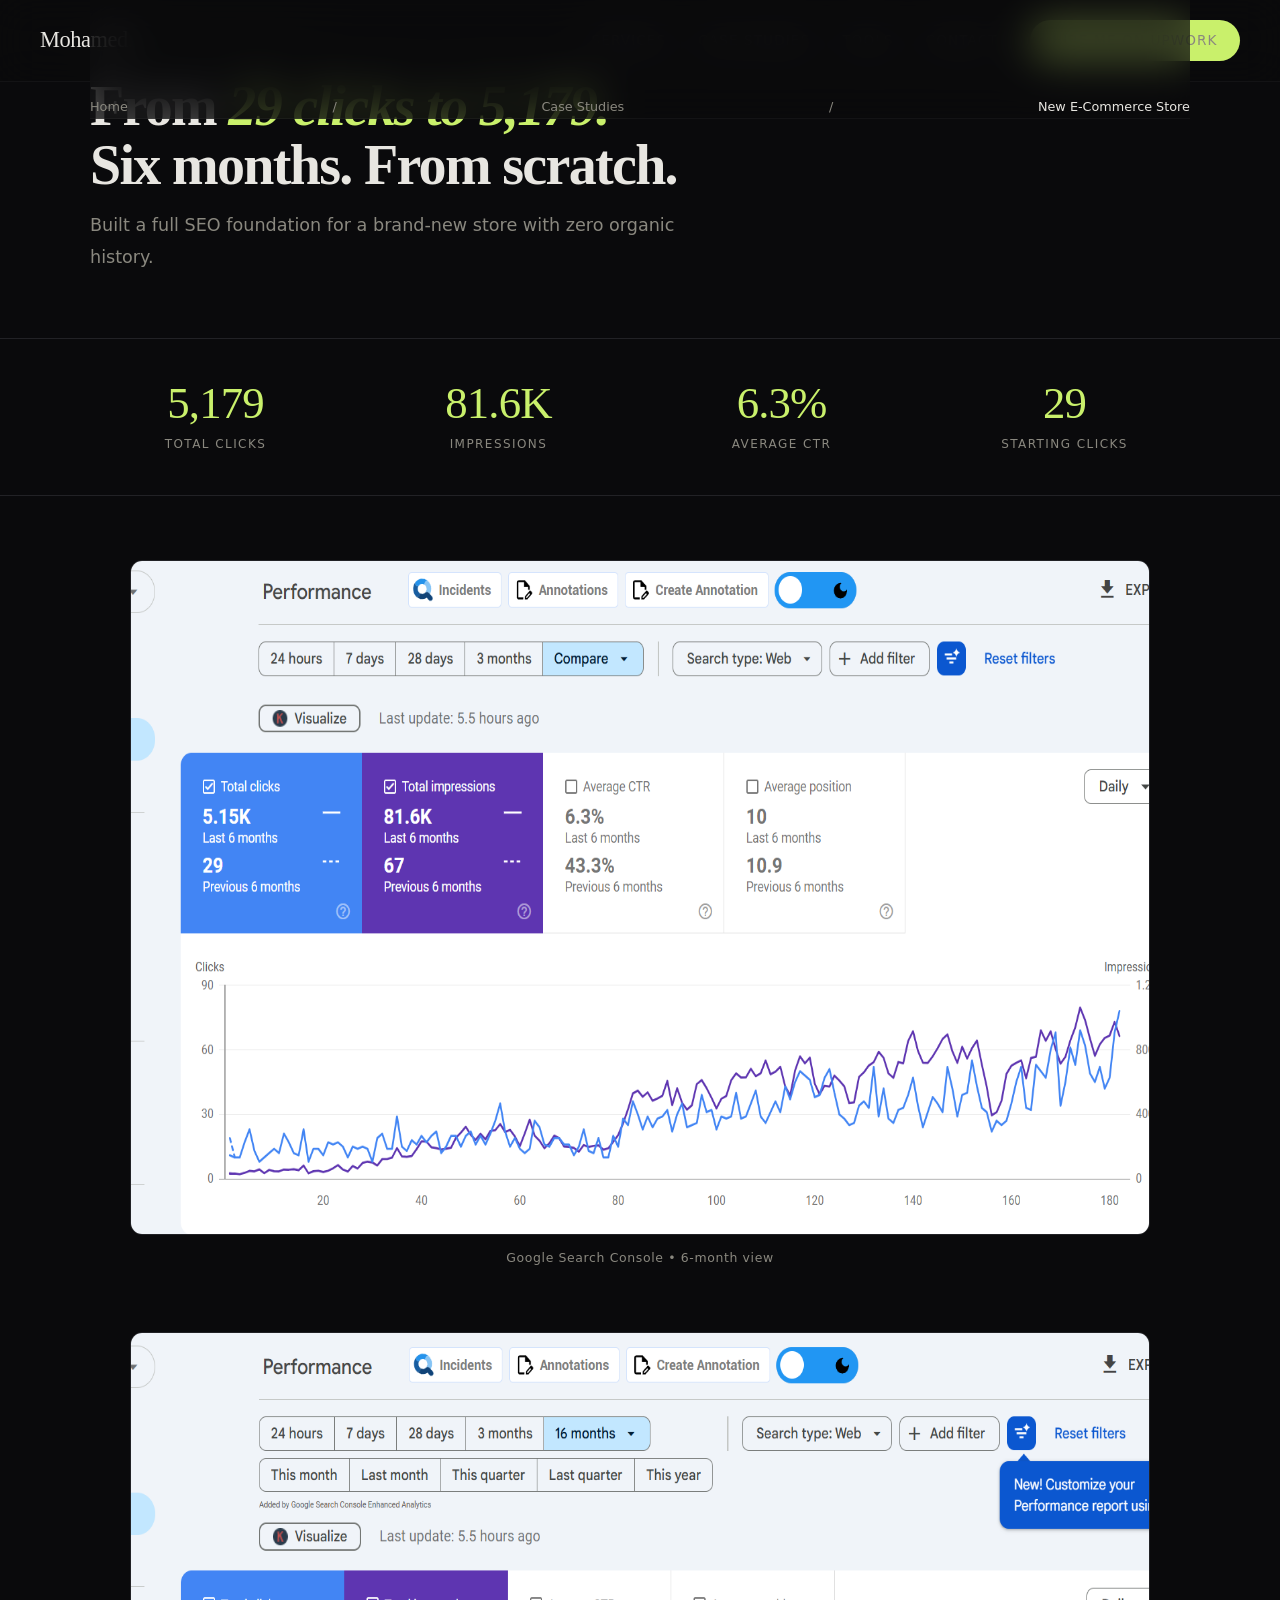
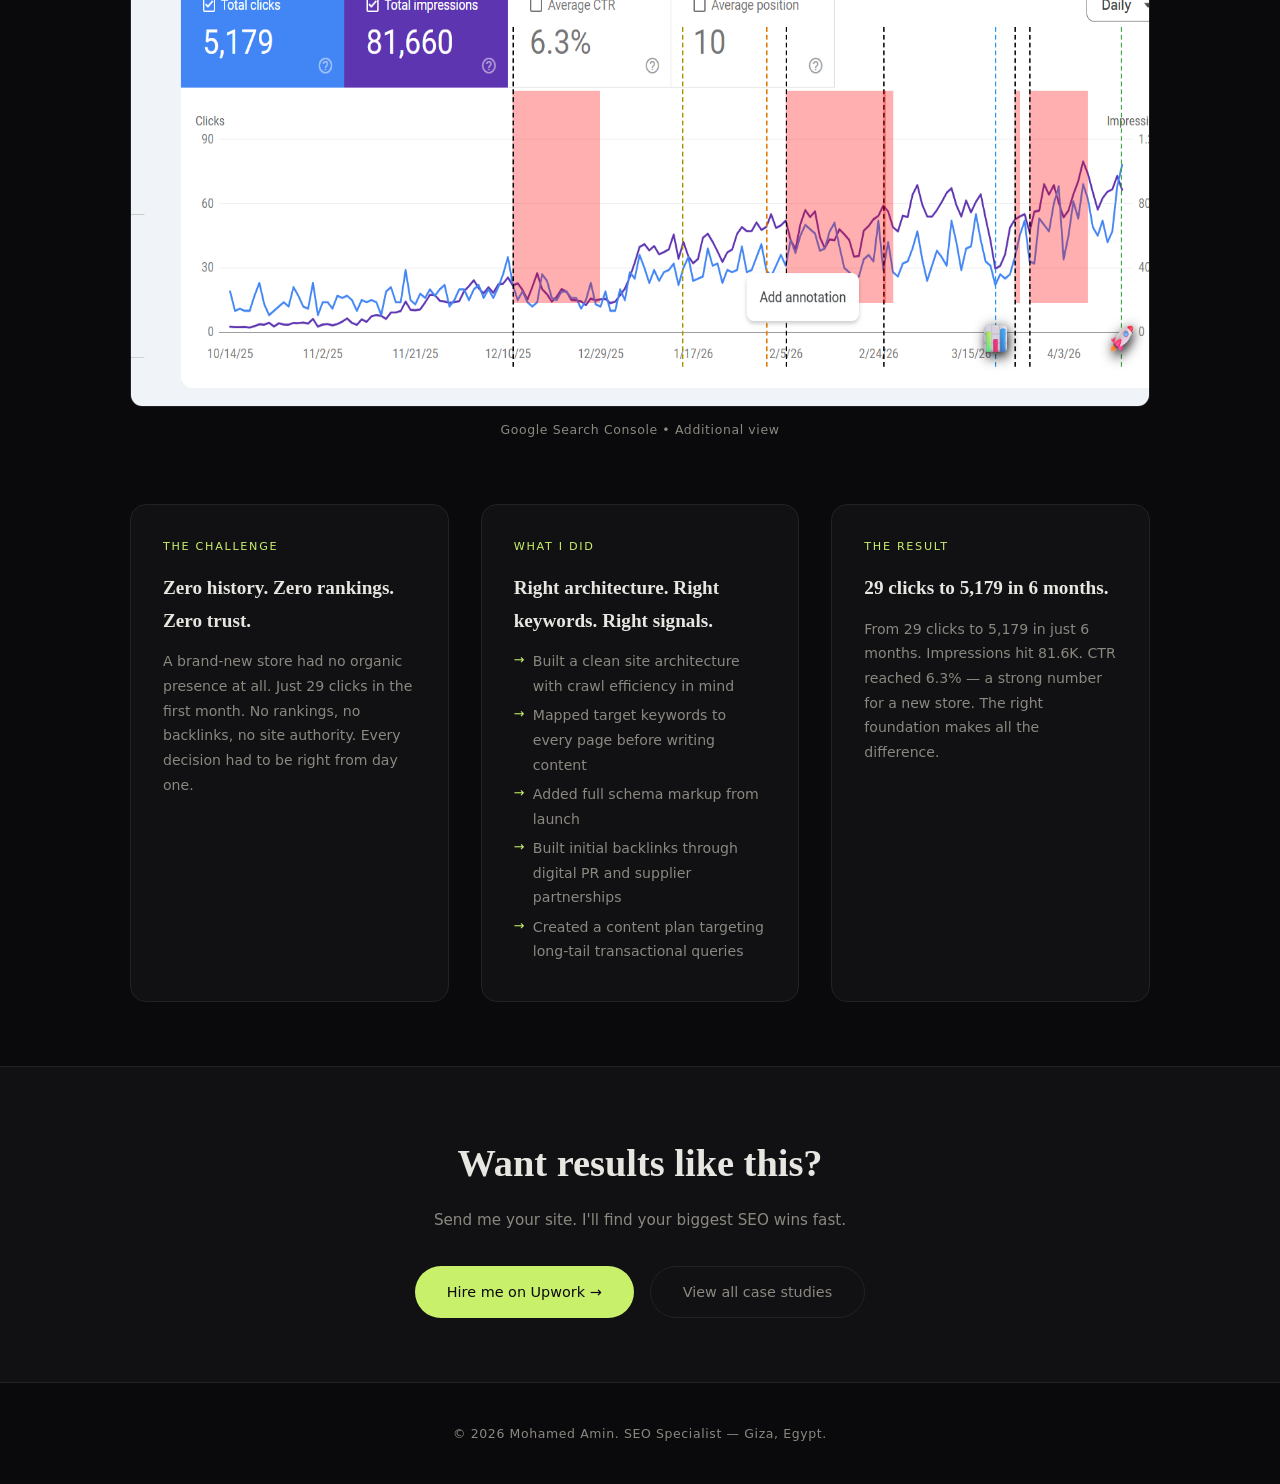
<file: case-studies/new-store.html>
<!DOCTYPE html>
<html lang="en">
<head>
  <meta charset="UTF-8">
  <meta name="viewport" content="width=device-width, initial-scale=1.0">
  <meta http-equiv="Content-Security-Policy" content="default-src 'self'; style-src 'self' 'unsafe-inline' https://fonts.googleapis.com; font-src https://fonts.gstatic.com; script-src 'self' 'unsafe-inline'">
  <title>New E-Commerce Store &#8212; SEO Case Study | Mohamed Amin</title>
  <meta name="description" content="How I grew a brand-new e-commerce store from 29 clicks to 5,179 in 6 months by building SEO from scratch.">
  <link rel="preconnect" href="https://fonts.googleapis.com">
  <link rel="preconnect" href="https://fonts.gstatic.com" crossorigin>
  <link rel="preload" href="https://fonts.googleapis.com/css2?family=Instrument+Serif:ital@0;1&family=DM+Sans:ital,opsz,wght@0,9..40,300;0,9..40,400;0,9..40,500;0,9..40,600;1,9..40,300;1,9..40,400&display=swap" as="style" onload="this.onload=null;this.rel='stylesheet'">
  <noscript><link rel="stylesheet" href="https://fonts.googleapis.com/css2?family=Instrument+Serif:ital@0;1&family=DM+Sans:ital,opsz,wght@0,9..40,300;0,9..40,400;0,9..40,500;0,9..40,600;1,9..40,300;1,9..40,400&display=swap"></noscript>
  <link rel="stylesheet" href="../css/main.css">
  <link rel="stylesheet" href="../css/case-study.css">
</head>
<body>

<nav>
  <a href="../index.html" class="nav-logo">Mohamed<span>.</span></a>
  <div class="nav-links">
    <a href="../index.html#services">Services</a>
    <a href="../case-studies.html">Case Studies</a>
    <a href="../index.html#tools">Tools</a>
    <a href="../index.html#contact">Contact</a>
    <a href="https://www.upwork.com/freelancers/~01e36e9e4f4e8bf10b" class="nav-cta" target="_blank" rel="noopener noreferrer">Hire me on Upwork</a>
  </div>
  <button class="mobile-toggle" id="mobileToggle" aria-label="Toggle menu">&#9776;</button>
</nav>
<div class="mobile-nav" id="mobileNav">
  <a href="../index.html#services">Services</a>
  <a href="../case-studies.html">Case Studies</a>
  <a href="../index.html#tools">Tools</a>
  <a href="../index.html#contact">Contact</a>
  <a href="https://www.upwork.com/freelancers/~01e36e9e4f4e8bf10b" target="_blank" rel="noopener noreferrer">Hire me on Upwork</a>
</div>

<div style="padding:0 2.5rem">
  <nav class="breadcrumb" aria-label="Breadcrumb">
    <a href="../index.html">Home</a>
    <span aria-hidden="true">/</span>
    <a href="../case-studies.html">Case Studies</a>
    <span aria-hidden="true">/</span>
    <span class="current">New E-Commerce Store</span>
  </nav>
</div>

<section class="cs-hero">
  <div class="cs-hero-inner">
    <div class="cs-tag">E-commerce &bull; New Site</div>
    <h1>From <em>29 clicks to 5,179.</em><br>Six months. From scratch.</h1>
    <p class="cs-hero-sub">Built a full SEO foundation for a brand-new store with zero organic history.</p>
  </div>
</section>

<section class="cs-metrics">
  <div class="cs-metrics-inner">
    <div class="cs-metric reveal"><div class="cs-metric-val">5,179</div><div class="cs-metric-label">Total Clicks</div></div>
    <div class="cs-metric reveal"><div class="cs-metric-val">81.6K</div><div class="cs-metric-label">Impressions</div></div>
    <div class="cs-metric reveal"><div class="cs-metric-val">6.3%</div><div class="cs-metric-label">Average CTR</div></div>
    <div class="cs-metric reveal"><div class="cs-metric-val">29</div><div class="cs-metric-label">Starting Clicks</div></div>
  </div>
</section>

<div class="screenshot-block">
  <img src="../images/case-new-store.png.png"
       alt="Google Search Console performance overview — growth from 29 to 5,179 clicks"
       onerror="this.parentElement.classList.add('placeholder')"
       width="1200" height="675" loading="lazy">
  <p class="screenshot-caption">Google Search Console &bull; 6-month view</p>
</div>

<div class="screenshot-block">
  <img src="../images/case-new-store.png (2).png"
       alt="Google Search Console detailed data — new e-commerce store growth"
       onerror="this.parentElement.classList.add('placeholder')"
       width="1200" height="675" loading="lazy">
  <p class="screenshot-caption">Google Search Console &bull; Additional view</p>
</div>

<div class="cs-story">
  <div class="cs-story-section reveal">
    <div class="cs-story-label">The challenge</div>
    <h3>Zero history. Zero rankings. Zero trust.</h3>
    <p>A brand-new store had no organic presence at all. Just 29 clicks in the first month. No rankings, no backlinks, no site authority. Every decision had to be right from day one.</p>
  </div>
  <div class="cs-story-section reveal">
    <div class="cs-story-label">What I did</div>
    <h3>Right architecture. Right keywords. Right signals.</h3>
    <ul>
      <li>Built a clean site architecture with crawl efficiency in mind</li>
      <li>Mapped target keywords to every page before writing content</li>
      <li>Added full schema markup from launch</li>
      <li>Built initial backlinks through digital PR and supplier partnerships</li>
      <li>Created a content plan targeting long-tail transactional queries</li>
    </ul>
  </div>
  <div class="cs-story-section reveal">
    <div class="cs-story-label">The result</div>
    <h3>29 clicks to 5,179 in 6 months.</h3>
    <p>From 29 clicks to 5,179 in just 6 months. Impressions hit 81.6K. CTR reached 6.3% &#8212; a strong number for a new store. The right foundation makes all the difference.</p>
  </div>
</div>

<section class="cs-cta">
  <h2>Want results like this?</h2>
  <p>Send me your site. I'll find your biggest SEO wins fast.</p>
  <div class="cs-cta-actions">
    <a href="https://www.upwork.com/freelancers/~01e36e9e4f4e8bf10b" class="btn-primary" target="_blank" rel="noopener noreferrer">Hire me on Upwork &rarr;</a>
    <a href="../case-studies.html" class="btn-secondary">View all case studies</a>
  </div>
</section>

<footer>
  <p>&copy; 2026 Mohamed Amin. SEO Specialist &#8212; Giza, Egypt.</p>
</footer>
<script src="../js/main.js"></script>
</body>
</html>
</file>
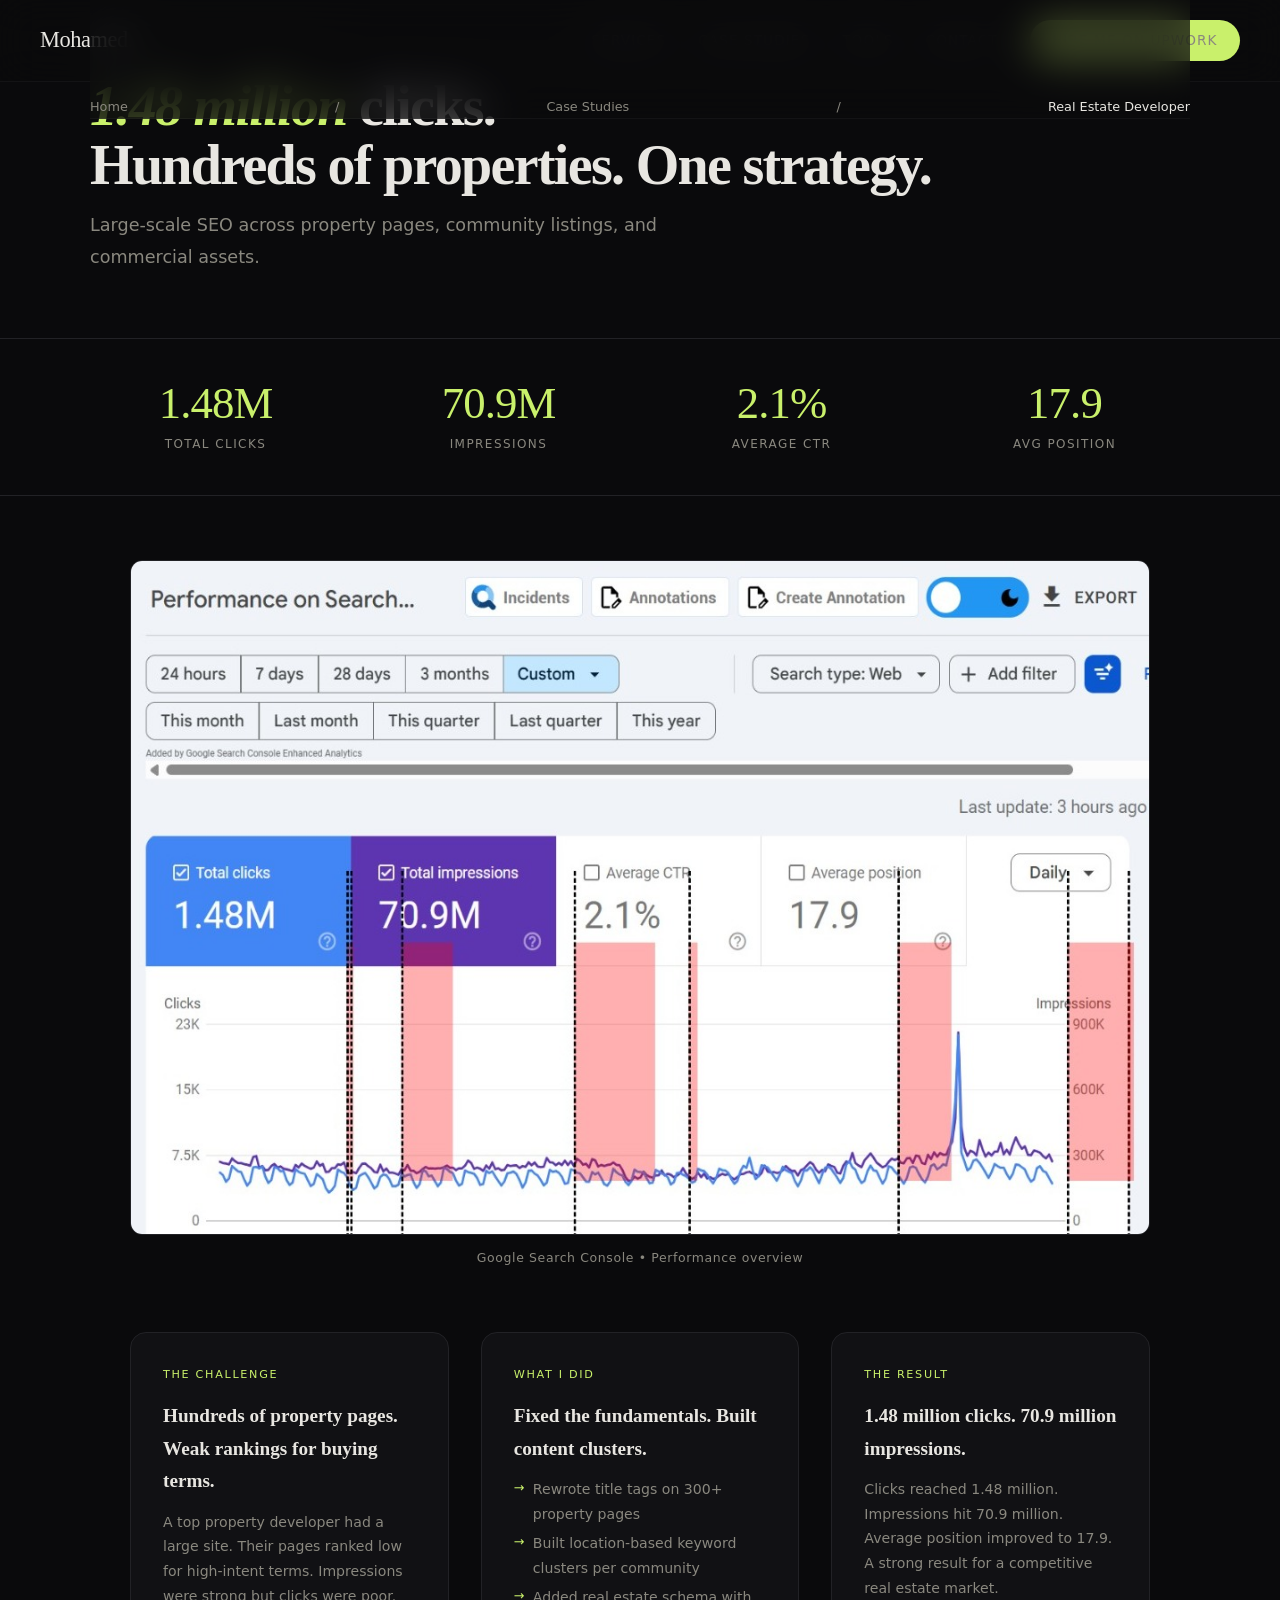
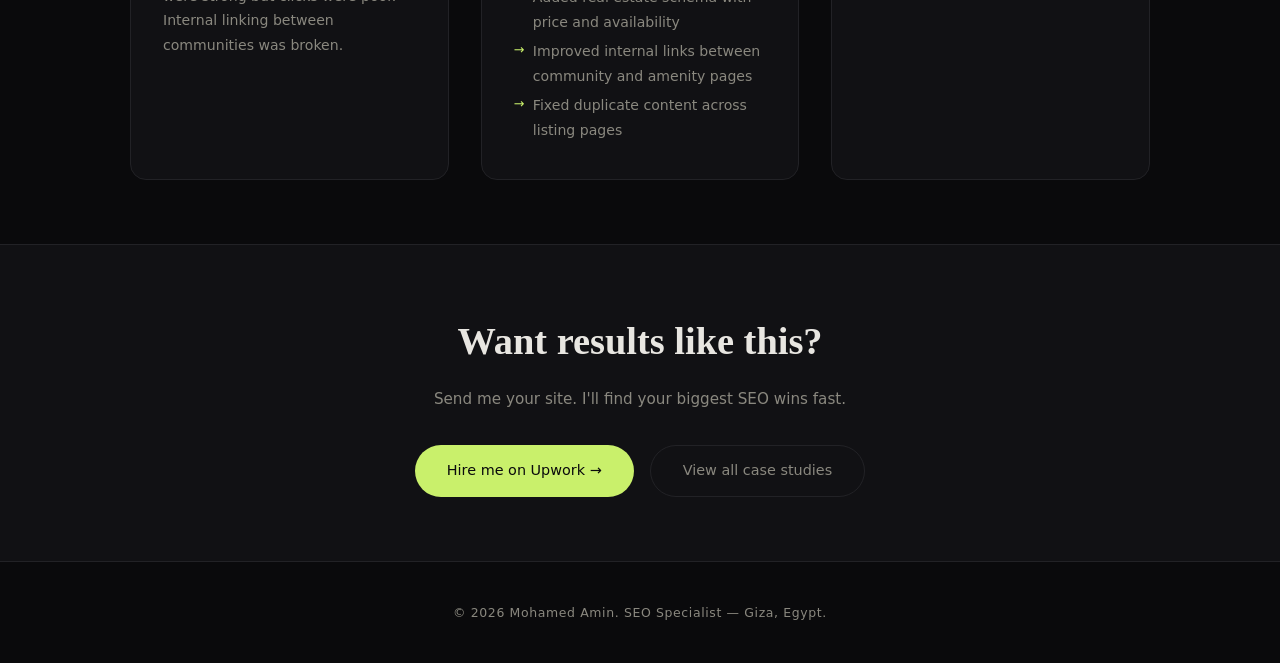
<file: case-studies/real-estate-developer.html>
<!DOCTYPE html>
<html lang="en">
<head>
  <meta charset="UTF-8">
  <meta name="viewport" content="width=device-width, initial-scale=1.0">
  <meta http-equiv="Content-Security-Policy" content="default-src 'self'; style-src 'self' 'unsafe-inline' https://fonts.googleapis.com; font-src https://fonts.gstatic.com; script-src 'self' 'unsafe-inline'">
  <title>Real Estate Developer &#8212; SEO Case Study | Mohamed Amin</title>
  <meta name="description" content="How I drove 1.48M organic clicks for a major real estate developer through large-scale property page SEO.">
  <link rel="preconnect" href="https://fonts.googleapis.com">
  <link rel="preconnect" href="https://fonts.gstatic.com" crossorigin>
  <link rel="preload" href="https://fonts.googleapis.com/css2?family=Instrument+Serif:ital@0;1&family=DM+Sans:ital,opsz,wght@0,9..40,300;0,9..40,400;0,9..40,500;0,9..40,600;1,9..40,300;1,9..40,400&display=swap" as="style" onload="this.onload=null;this.rel='stylesheet'">
  <noscript><link rel="stylesheet" href="https://fonts.googleapis.com/css2?family=Instrument+Serif:ital@0;1&family=DM+Sans:ital,opsz,wght@0,9..40,300;0,9..40,400;0,9..40,500;0,9..40,600;1,9..40,300;1,9..40,400&display=swap"></noscript>
  <link rel="stylesheet" href="../css/main.css">
  <link rel="stylesheet" href="../css/case-study.css">
</head>
<body>

<nav>
  <a href="../index.html" class="nav-logo">Mohamed<span>.</span></a>
  <div class="nav-links">
    <a href="../index.html#services">Services</a>
    <a href="../case-studies.html">Case Studies</a>
    <a href="../index.html#tools">Tools</a>
    <a href="../index.html#contact">Contact</a>
    <a href="https://www.upwork.com/freelancers/~01e36e9e4f4e8bf10b" class="nav-cta" target="_blank" rel="noopener noreferrer">Hire me on Upwork</a>
  </div>
  <button class="mobile-toggle" id="mobileToggle" aria-label="Toggle menu">&#9776;</button>
</nav>
<div class="mobile-nav" id="mobileNav">
  <a href="../index.html#services">Services</a>
  <a href="../case-studies.html">Case Studies</a>
  <a href="../index.html#tools">Tools</a>
  <a href="../index.html#contact">Contact</a>
  <a href="https://www.upwork.com/freelancers/~01e36e9e4f4e8bf10b" target="_blank" rel="noopener noreferrer">Hire me on Upwork</a>
</div>

<div style="padding:0 2.5rem">
  <nav class="breadcrumb" aria-label="Breadcrumb">
    <a href="../index.html">Home</a>
    <span aria-hidden="true">/</span>
    <a href="../case-studies.html">Case Studies</a>
    <span aria-hidden="true">/</span>
    <span class="current">Real Estate Developer</span>
  </nav>
</div>

<section class="cs-hero">
  <div class="cs-hero-inner">
    <div class="cs-tag">Enterprise &bull; Real Estate</div>
    <h1><em>1.48 million</em> clicks.<br>Hundreds of properties. One strategy.</h1>
    <p class="cs-hero-sub">Large-scale SEO across property pages, community listings, and commercial assets.</p>
  </div>
</section>

<section class="cs-metrics">
  <div class="cs-metrics-inner">
    <div class="cs-metric reveal"><div class="cs-metric-val">1.48M</div><div class="cs-metric-label">Total Clicks</div></div>
    <div class="cs-metric reveal"><div class="cs-metric-val">70.9M</div><div class="cs-metric-label">Impressions</div></div>
    <div class="cs-metric reveal"><div class="cs-metric-val">2.1%</div><div class="cs-metric-label">Average CTR</div></div>
    <div class="cs-metric reveal"><div class="cs-metric-val">17.9</div><div class="cs-metric-label">Avg Position</div></div>
  </div>
</section>

<div class="screenshot-block">
  <img src="../images/case-real-estate-developer.png.jpeg"
       alt="Google Search Console data showing 1.48M clicks for a real estate developer"
       onerror="this.parentElement.classList.add('placeholder')"
       width="1200" height="675" loading="lazy">
  <p class="screenshot-caption">Google Search Console &bull; Performance overview</p>
</div>

<div class="cs-story">
  <div class="cs-story-section reveal">
    <div class="cs-story-label">The challenge</div>
    <h3>Hundreds of property pages. Weak rankings for buying terms.</h3>
    <p>A top property developer had a large site. Their pages ranked low for high-intent terms. Impressions were strong but clicks were poor. Internal linking between communities was broken.</p>
  </div>
  <div class="cs-story-section reveal">
    <div class="cs-story-label">What I did</div>
    <h3>Fixed the fundamentals. Built content clusters.</h3>
    <ul>
      <li>Rewrote title tags on 300+ property pages</li>
      <li>Built location-based keyword clusters per community</li>
      <li>Added real estate schema with price and availability</li>
      <li>Improved internal links between community and amenity pages</li>
      <li>Fixed duplicate content across listing pages</li>
    </ul>
  </div>
  <div class="cs-story-section reveal">
    <div class="cs-story-label">The result</div>
    <h3>1.48 million clicks. 70.9 million impressions.</h3>
    <p>Clicks reached 1.48 million. Impressions hit 70.9 million. Average position improved to 17.9. A strong result for a competitive real estate market.</p>
  </div>
</div>

<section class="cs-cta">
  <h2>Want results like this?</h2>
  <p>Send me your site. I'll find your biggest SEO wins fast.</p>
  <div class="cs-cta-actions">
    <a href="https://www.upwork.com/freelancers/~01e36e9e4f4e8bf10b" class="btn-primary" target="_blank" rel="noopener noreferrer">Hire me on Upwork &rarr;</a>
    <a href="../case-studies.html" class="btn-secondary">View all case studies</a>
  </div>
</section>

<footer>
  <p>&copy; 2026 Mohamed Amin. SEO Specialist &#8212; Giza, Egypt.</p>
</footer>
<script src="../js/main.js"></script>
</body>
</html>
</file>
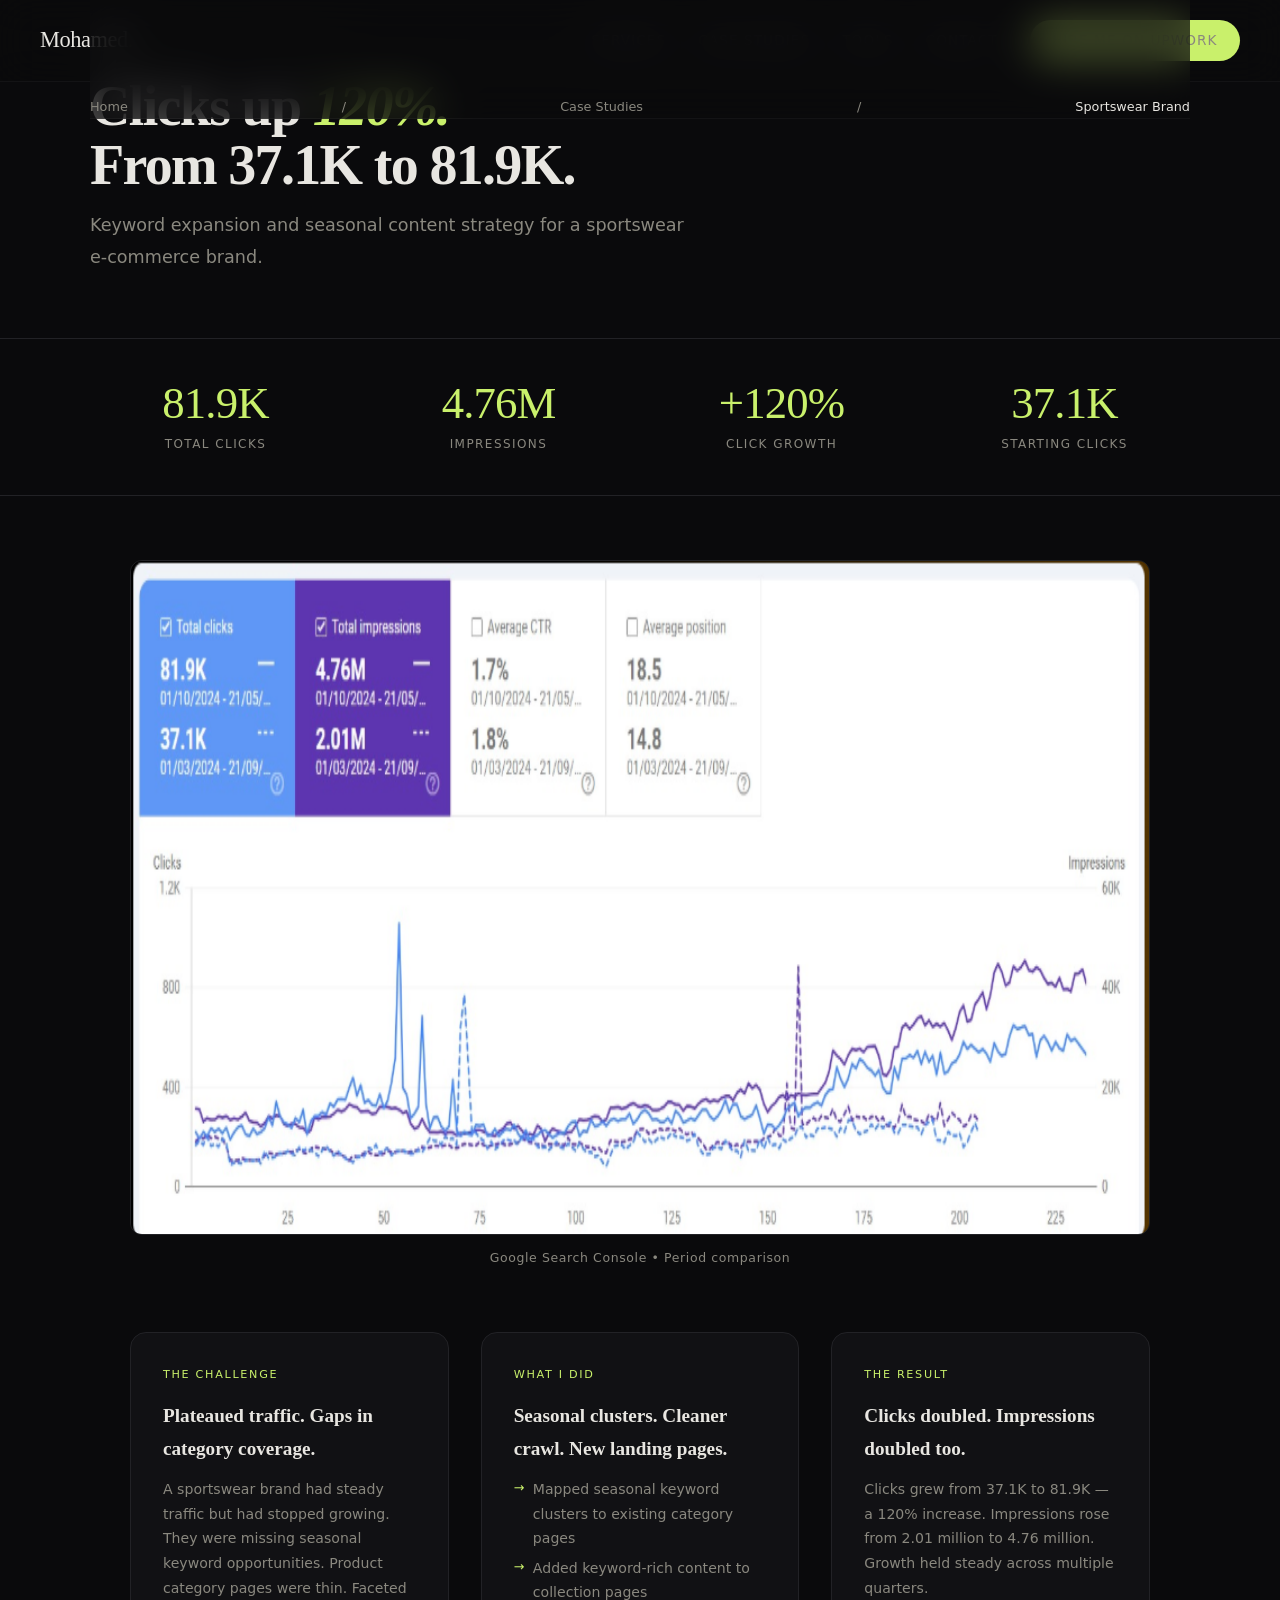
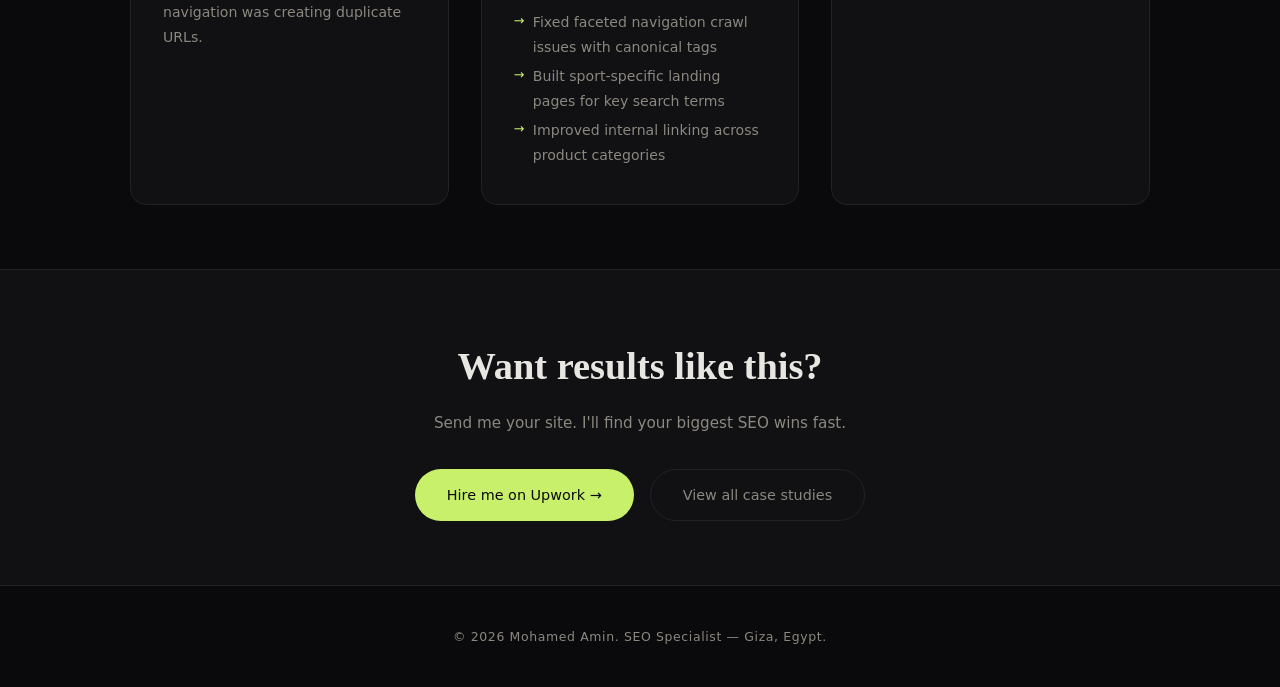
<file: case-studies/sportswear.html>
<!DOCTYPE html>
<html lang="en">
<head>
  <meta charset="UTF-8">
  <meta name="viewport" content="width=device-width, initial-scale=1.0">
  <meta http-equiv="Content-Security-Policy" content="default-src 'self'; style-src 'self' 'unsafe-inline' https://fonts.googleapis.com; font-src https://fonts.gstatic.com; script-src 'self' 'unsafe-inline'">
  <title>Sportswear Brand &#8212; SEO Case Study | Mohamed Amin</title>
  <meta name="description" content="How I grew organic clicks by 120% for a sportswear e-commerce brand through keyword expansion and seasonal content.">
  <link rel="preconnect" href="https://fonts.googleapis.com">
  <link rel="preconnect" href="https://fonts.gstatic.com" crossorigin>
  <link rel="preload" href="https://fonts.googleapis.com/css2?family=Instrument+Serif:ital@0;1&family=DM+Sans:ital,opsz,wght@0,9..40,300;0,9..40,400;0,9..40,500;0,9..40,600;1,9..40,300;1,9..40,400&display=swap" as="style" onload="this.onload=null;this.rel='stylesheet'">
  <noscript><link rel="stylesheet" href="https://fonts.googleapis.com/css2?family=Instrument+Serif:ital@0;1&family=DM+Sans:ital,opsz,wght@0,9..40,300;0,9..40,400;0,9..40,500;0,9..40,600;1,9..40,300;1,9..40,400&display=swap"></noscript>
  <link rel="stylesheet" href="../css/main.css">
  <link rel="stylesheet" href="../css/case-study.css">
</head>
<body>

<nav>
  <a href="../index.html" class="nav-logo">Mohamed<span>.</span></a>
  <div class="nav-links">
    <a href="../index.html#services">Services</a>
    <a href="../case-studies.html">Case Studies</a>
    <a href="../index.html#tools">Tools</a>
    <a href="../index.html#contact">Contact</a>
    <a href="https://www.upwork.com/freelancers/~01e36e9e4f4e8bf10b" class="nav-cta" target="_blank" rel="noopener noreferrer">Hire me on Upwork</a>
  </div>
  <button class="mobile-toggle" id="mobileToggle" aria-label="Toggle menu">&#9776;</button>
</nav>
<div class="mobile-nav" id="mobileNav">
  <a href="../index.html#services">Services</a>
  <a href="../case-studies.html">Case Studies</a>
  <a href="../index.html#tools">Tools</a>
  <a href="../index.html#contact">Contact</a>
  <a href="https://www.upwork.com/freelancers/~01e36e9e4f4e8bf10b" target="_blank" rel="noopener noreferrer">Hire me on Upwork</a>
</div>

<div style="padding:0 2.5rem">
  <nav class="breadcrumb" aria-label="Breadcrumb">
    <a href="../index.html">Home</a>
    <span aria-hidden="true">/</span>
    <a href="../case-studies.html">Case Studies</a>
    <span aria-hidden="true">/</span>
    <span class="current">Sportswear Brand</span>
  </nav>
</div>

<section class="cs-hero">
  <div class="cs-hero-inner">
    <div class="cs-tag">E-commerce &bull; Sportswear</div>
    <h1>Clicks up <em>120%.</em><br>From 37.1K to 81.9K.</h1>
    <p class="cs-hero-sub">Keyword expansion and seasonal content strategy for a sportswear e-commerce brand.</p>
  </div>
</section>

<section class="cs-metrics">
  <div class="cs-metrics-inner">
    <div class="cs-metric reveal"><div class="cs-metric-val">81.9K</div><div class="cs-metric-label">Total Clicks</div></div>
    <div class="cs-metric reveal"><div class="cs-metric-val">4.76M</div><div class="cs-metric-label">Impressions</div></div>
    <div class="cs-metric reveal"><div class="cs-metric-val">+120%</div><div class="cs-metric-label">Click Growth</div></div>
    <div class="cs-metric reveal"><div class="cs-metric-val">37.1K</div><div class="cs-metric-label">Starting Clicks</div></div>
  </div>
</section>

<div class="screenshot-block">
  <img src="../images/case-sportswear.png"
       alt="Google Search Console data showing 120% click growth for a sportswear brand"
       onerror="this.parentElement.classList.add('placeholder')"
       width="1200" height="675" loading="lazy">
  <p class="screenshot-caption">Google Search Console &bull; Period comparison</p>
</div>

<div class="cs-story">
  <div class="cs-story-section reveal">
    <div class="cs-story-label">The challenge</div>
    <h3>Plateaued traffic. Gaps in category coverage.</h3>
    <p>A sportswear brand had steady traffic but had stopped growing. They were missing seasonal keyword opportunities. Product category pages were thin. Faceted navigation was creating duplicate URLs.</p>
  </div>
  <div class="cs-story-section reveal">
    <div class="cs-story-label">What I did</div>
    <h3>Seasonal clusters. Cleaner crawl. New landing pages.</h3>
    <ul>
      <li>Mapped seasonal keyword clusters to existing category pages</li>
      <li>Added keyword-rich content to collection pages</li>
      <li>Fixed faceted navigation crawl issues with canonical tags</li>
      <li>Built sport-specific landing pages for key search terms</li>
      <li>Improved internal linking across product categories</li>
    </ul>
  </div>
  <div class="cs-story-section reveal">
    <div class="cs-story-label">The result</div>
    <h3>Clicks doubled. Impressions doubled too.</h3>
    <p>Clicks grew from 37.1K to 81.9K &#8212; a 120% increase. Impressions rose from 2.01 million to 4.76 million. Growth held steady across multiple quarters.</p>
  </div>
</div>

<section class="cs-cta">
  <h2>Want results like this?</h2>
  <p>Send me your site. I'll find your biggest SEO wins fast.</p>
  <div class="cs-cta-actions">
    <a href="https://www.upwork.com/freelancers/~01e36e9e4f4e8bf10b" class="btn-primary" target="_blank" rel="noopener noreferrer">Hire me on Upwork &rarr;</a>
    <a href="../case-studies.html" class="btn-secondary">View all case studies</a>
  </div>
</section>

<footer>
  <p>&copy; 2026 Mohamed Amin. SEO Specialist &#8212; Giza, Egypt.</p>
</footer>
<script src="../js/main.js"></script>
</body>
</html>
</file>
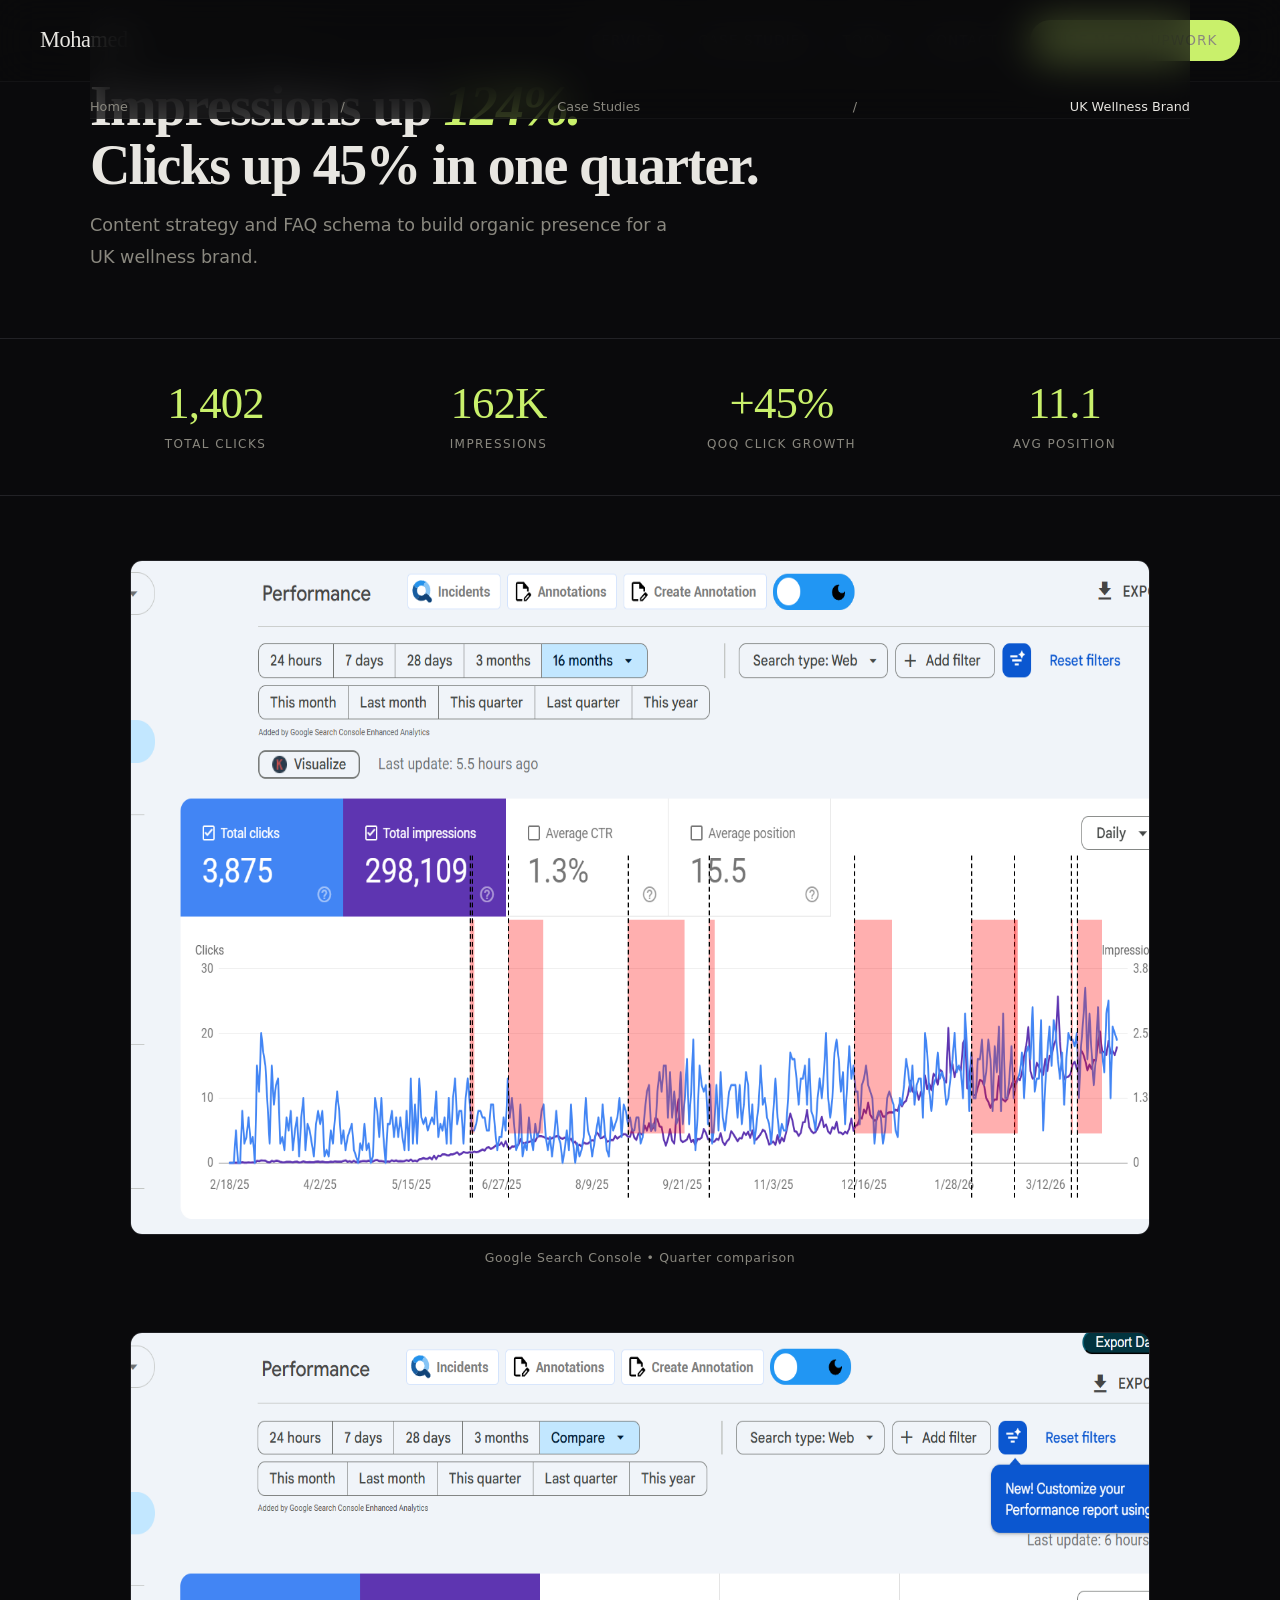
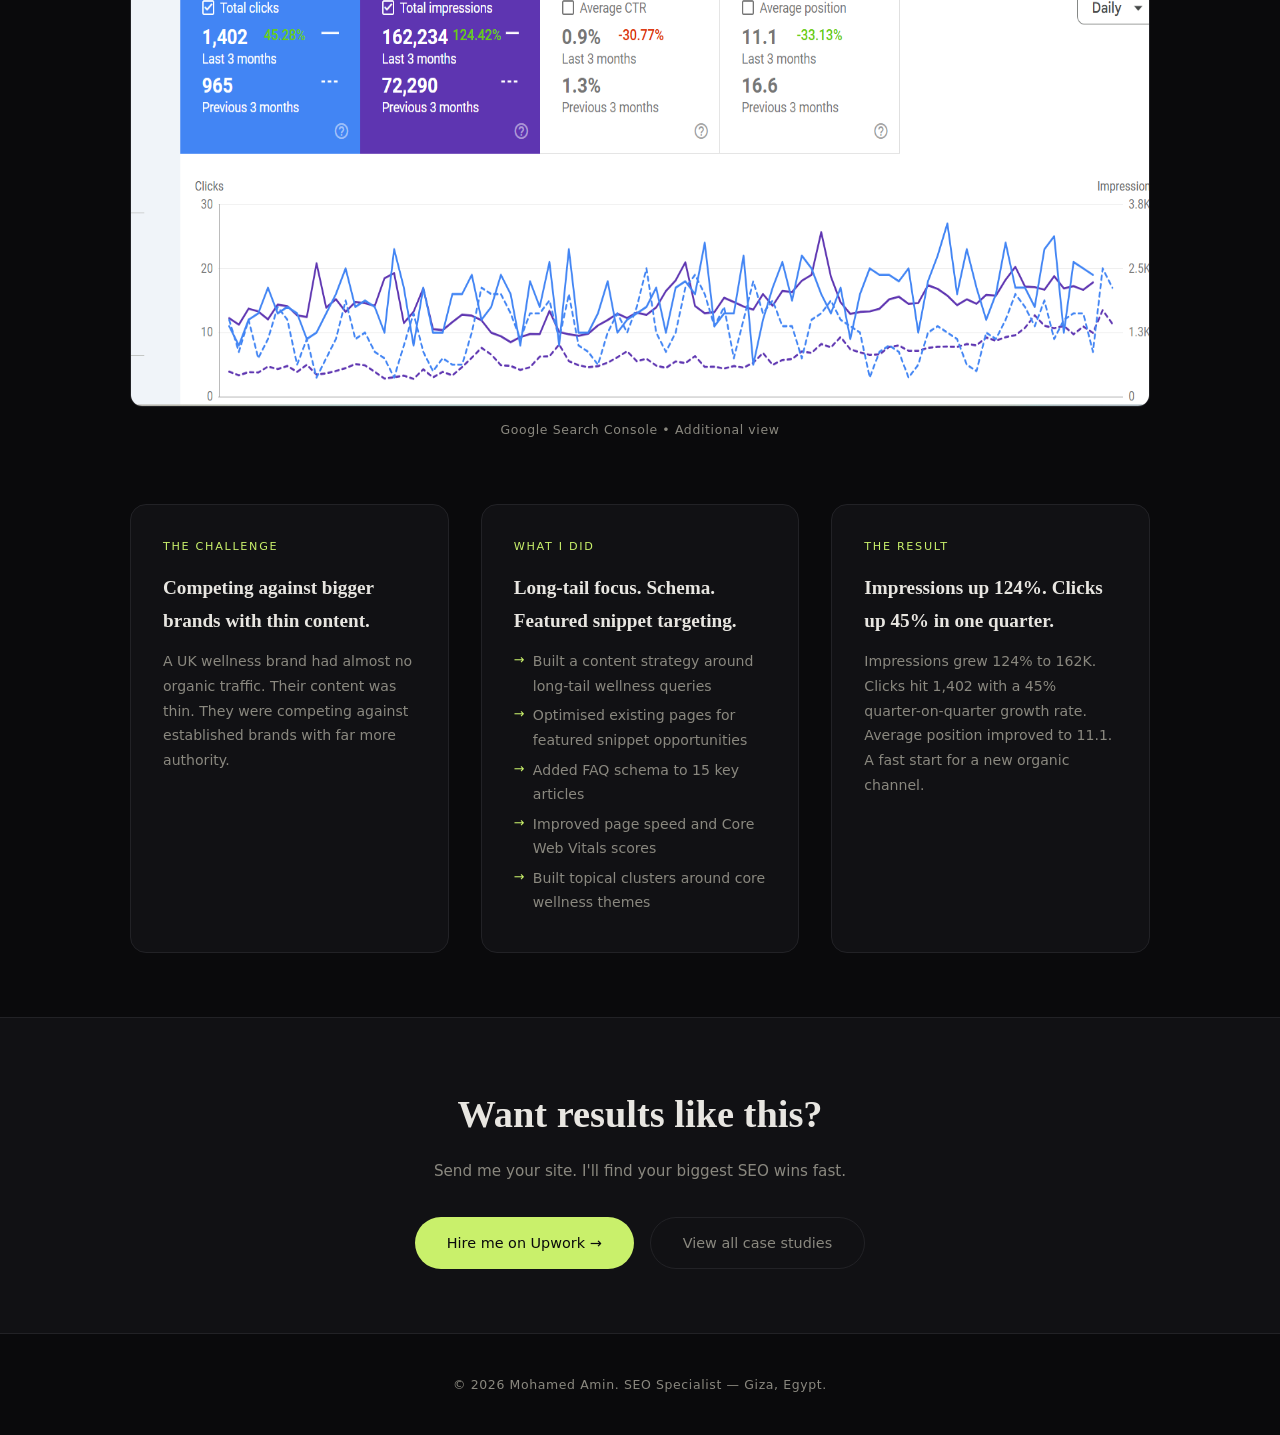
<file: case-studies/wellness-uk.html>
<!DOCTYPE html>
<html lang="en">
<head>
  <meta charset="UTF-8">
  <meta name="viewport" content="width=device-width, initial-scale=1.0">
  <meta http-equiv="Content-Security-Policy" content="default-src 'self'; style-src 'self' 'unsafe-inline' https://fonts.googleapis.com; font-src https://fonts.gstatic.com; script-src 'self' 'unsafe-inline'">
  <title>UK Wellness Brand &#8212; SEO Case Study | Mohamed Amin</title>
  <meta name="description" content="How I grew impressions by 124% and clicks by 45% QoQ for a UK wellness brand through content strategy and FAQ schema.">
  <link rel="preconnect" href="https://fonts.googleapis.com">
  <link rel="preconnect" href="https://fonts.gstatic.com" crossorigin>
  <link rel="preload" href="https://fonts.googleapis.com/css2?family=Instrument+Serif:ital@0;1&family=DM+Sans:ital,opsz,wght@0,9..40,300;0,9..40,400;0,9..40,500;0,9..40,600;1,9..40,300;1,9..40,400&display=swap" as="style" onload="this.onload=null;this.rel='stylesheet'">
  <noscript><link rel="stylesheet" href="https://fonts.googleapis.com/css2?family=Instrument+Serif:ital@0;1&family=DM+Sans:ital,opsz,wght@0,9..40,300;0,9..40,400;0,9..40,500;0,9..40,600;1,9..40,300;1,9..40,400&display=swap"></noscript>
  <link rel="stylesheet" href="../css/main.css">
  <link rel="stylesheet" href="../css/case-study.css">
</head>
<body>

<nav>
  <a href="../index.html" class="nav-logo">Mohamed<span>.</span></a>
  <div class="nav-links">
    <a href="../index.html#services">Services</a>
    <a href="../case-studies.html">Case Studies</a>
    <a href="../index.html#tools">Tools</a>
    <a href="../index.html#contact">Contact</a>
    <a href="https://www.upwork.com/freelancers/~01e36e9e4f4e8bf10b" class="nav-cta" target="_blank" rel="noopener noreferrer">Hire me on Upwork</a>
  </div>
  <button class="mobile-toggle" id="mobileToggle" aria-label="Toggle menu">&#9776;</button>
</nav>
<div class="mobile-nav" id="mobileNav">
  <a href="../index.html#services">Services</a>
  <a href="../case-studies.html">Case Studies</a>
  <a href="../index.html#tools">Tools</a>
  <a href="../index.html#contact">Contact</a>
  <a href="https://www.upwork.com/freelancers/~01e36e9e4f4e8bf10b" target="_blank" rel="noopener noreferrer">Hire me on Upwork</a>
</div>

<div style="padding:0 2.5rem">
  <nav class="breadcrumb" aria-label="Breadcrumb">
    <a href="../index.html">Home</a>
    <span aria-hidden="true">/</span>
    <a href="../case-studies.html">Case Studies</a>
    <span aria-hidden="true">/</span>
    <span class="current">UK Wellness Brand</span>
  </nav>
</div>

<section class="cs-hero">
  <div class="cs-hero-inner">
    <div class="cs-tag">Wellness &bull; UK Market</div>
    <h1>Impressions up <em>124%.</em><br>Clicks up 45% in one quarter.</h1>
    <p class="cs-hero-sub">Content strategy and FAQ schema to build organic presence for a UK wellness brand.</p>
  </div>
</section>

<section class="cs-metrics">
  <div class="cs-metrics-inner">
    <div class="cs-metric reveal"><div class="cs-metric-val">1,402</div><div class="cs-metric-label">Total Clicks</div></div>
    <div class="cs-metric reveal"><div class="cs-metric-val">162K</div><div class="cs-metric-label">Impressions</div></div>
    <div class="cs-metric reveal"><div class="cs-metric-val">+45%</div><div class="cs-metric-label">QoQ Click Growth</div></div>
    <div class="cs-metric reveal"><div class="cs-metric-val">11.1</div><div class="cs-metric-label">Avg Position</div></div>
  </div>
</section>

<div class="screenshot-block">
  <img src="../images/case-wellness-uk.png.png"
       alt="Google Search Console performance overview — 124% impression growth for a UK wellness brand"
       onerror="this.parentElement.classList.add('placeholder')"
       width="1200" height="675" loading="lazy">
  <p class="screenshot-caption">Google Search Console &bull; Quarter comparison</p>
</div>

<div class="screenshot-block">
  <img src="../images/case-wellness-uk.png (2).png"
       alt="Google Search Console detailed data — UK wellness brand"
       onerror="this.parentElement.classList.add('placeholder')"
       width="1200" height="675" loading="lazy">
  <p class="screenshot-caption">Google Search Console &bull; Additional view</p>
</div>

<div class="cs-story">
  <div class="cs-story-section reveal">
    <div class="cs-story-label">The challenge</div>
    <h3>Competing against bigger brands with thin content.</h3>
    <p>A UK wellness brand had almost no organic traffic. Their content was thin. They were competing against established brands with far more authority.</p>
  </div>
  <div class="cs-story-section reveal">
    <div class="cs-story-label">What I did</div>
    <h3>Long-tail focus. Schema. Featured snippet targeting.</h3>
    <ul>
      <li>Built a content strategy around long-tail wellness queries</li>
      <li>Optimised existing pages for featured snippet opportunities</li>
      <li>Added FAQ schema to 15 key articles</li>
      <li>Improved page speed and Core Web Vitals scores</li>
      <li>Built topical clusters around core wellness themes</li>
    </ul>
  </div>
  <div class="cs-story-section reveal">
    <div class="cs-story-label">The result</div>
    <h3>Impressions up 124%. Clicks up 45% in one quarter.</h3>
    <p>Impressions grew 124% to 162K. Clicks hit 1,402 with a 45% quarter-on-quarter growth rate. Average position improved to 11.1. A fast start for a new organic channel.</p>
  </div>
</div>

<section class="cs-cta">
  <h2>Want results like this?</h2>
  <p>Send me your site. I'll find your biggest SEO wins fast.</p>
  <div class="cs-cta-actions">
    <a href="https://www.upwork.com/freelancers/~01e36e9e4f4e8bf10b" class="btn-primary" target="_blank" rel="noopener noreferrer">Hire me on Upwork &rarr;</a>
    <a href="../case-studies.html" class="btn-secondary">View all case studies</a>
  </div>
</section>

<footer>
  <p>&copy; 2026 Mohamed Amin. SEO Specialist &#8212; Giza, Egypt.</p>
</footer>
<script src="../js/main.js"></script>
</body>
</html>
</file>
<file: css/main.css>
/* ============================================================
   MAIN.CSS — shared across all pages
   ============================================================ */

*, *::before, *::after { margin: 0; padding: 0; box-sizing: border-box; }

:root {
  --bg: #0a0a0c;
  --bg-card: #111114;
  --bg-elevated: #18181c;
  --text: #e8e6e1;
  --text-muted: #8a887f;
  --accent: #c9f06b;
  --accent-dim: #4a5a20;
  --border: #222226;
  --serif: 'Instrument Serif', Georgia, serif;
  --sans: 'DM Sans', system-ui, sans-serif;
}

html { scroll-behavior: smooth; font-size: 16px; }
body { background: var(--bg); color: var(--text); font-family: var(--sans); line-height: 1.7; overflow-x: hidden; }
a { color: inherit; text-decoration: none; }
img { max-width: 100%; display: block; }

/* Noise texture */
body::after {
  content: '';
  position: fixed; top: 0; left: 0; width: 100%; height: 100%;
  background-image: url("data:image/svg+xml,%3Csvg viewBox='0 0 256 256' xmlns='http://www.w3.org/2000/svg'%3E%3Cfilter id='n'%3E%3CfeTurbulence type='fractalNoise' baseFrequency='0.9' numOctaves='4' stitchTiles='stitch'/%3E%3C/filter%3E%3Crect width='100%25' height='100%25' filter='url(%23n)' opacity='0.04'/%3E%3C/svg%3E");
  pointer-events: none; z-index: 10; opacity: .35;
}

/* ── NAV ── */
nav {
  position: fixed; top: 0; left: 0; right: 0; z-index: 100;
  padding: 1.25rem 2.5rem;
  display: flex; justify-content: space-between; align-items: center;
  backdrop-filter: blur(20px);
  background: rgba(10,10,12,.7);
  border-bottom: 1px solid rgba(255,255,255,.04);
  transition: background .4s;
}
nav.scrolled { background: rgba(10,10,12,.92); }
.nav-logo { font-family: var(--serif); font-size: 1.4rem; letter-spacing: -.02em; }
.nav-logo span { color: var(--accent); }
.nav-links { display: flex; gap: 2rem; align-items: center; }
.nav-links a { font-size: .85rem; letter-spacing: .08em; text-transform: uppercase; color: var(--text-muted); transition: color .3s; }
.nav-links a:hover { color: var(--accent); }
.nav-cta {
  background: var(--accent); color: var(--bg);
  padding: .55rem 1.4rem; border-radius: 100px;
  font-weight: 500; font-size: .82rem; letter-spacing: .04em;
  transition: transform .3s, box-shadow .3s;
}
.nav-cta:hover { transform: translateY(-1px); box-shadow: 0 4px 24px rgba(201,240,107,.25); }
.mobile-toggle {
  display: none; background: none; border: none;
  color: var(--text); font-size: 1.5rem; cursor: pointer;
}
.mobile-nav {
  display: none; position: fixed; top: 60px; left: 0; right: 0;
  background: rgba(10,10,12,.96); border-bottom: 1px solid var(--border);
  padding: 1.5rem; flex-direction: column; gap: 1rem; z-index: 99;
}
.mobile-nav.open { display: flex; }
.mobile-nav a { font-size: .95rem; color: var(--text-muted); padding: .5rem 0; }

/* ── BUTTONS ── */
.btn-primary {
  background: var(--accent); color: var(--bg);
  padding: .8rem 2rem; border-radius: 100px;
  font-weight: 500; font-size: .9rem;
  display: inline-flex; align-items: center; gap: .5rem;
  transition: transform .3s, box-shadow .3s;
}
.btn-primary:hover { transform: translateY(-2px); box-shadow: 0 8px 32px rgba(201,240,107,.2); }
.btn-secondary {
  border: 1px solid var(--border); padding: .8rem 2rem; border-radius: 100px;
  font-size: .9rem; color: var(--text-muted); transition: border-color .3s, color .3s;
}
.btn-secondary:hover { border-color: var(--accent); color: var(--accent); }

/* ── SECTION UTILITIES ── */
.section { padding: 6rem 2.5rem; }
.section-header { max-width: 1100px; margin: 0 auto 3.5rem; }
.section-label { font-size: .75rem; text-transform: uppercase; letter-spacing: .15em; color: var(--accent); margin-bottom: .75rem; }
.section-title { font-family: var(--serif); font-size: clamp(2rem,4vw,3rem); letter-spacing: -.02em; line-height: 1.1; }
.section-desc { color: var(--text-muted); max-width: 560px; margin-top: .75rem; font-size: .95rem; }

/* ── FOOTER ── */
footer { border-top: 1px solid var(--border); padding: 2.5rem; text-align: center; }
footer p { font-size: .78rem; color: var(--text-muted); letter-spacing: .05em; }

/* ── REVEAL ANIMATION ── */
.reveal { opacity: 0; transform: translateY(40px); transition: opacity .7s cubic-bezier(.25,.46,.45,.94), transform .7s cubic-bezier(.25,.46,.45,.94); }
.reveal.visible { opacity: 1; transform: translateY(0); }

@keyframes fadeUp { from { opacity: 0; transform: translateY(30px); } to { opacity: 1; transform: translateY(0); } }
@keyframes pulse { 0%, 100% { opacity: 1; } 50% { opacity: .4; } }

/* ── RESPONSIVE ── */
@media (max-width: 900px) {
  .nav-links { display: none; }
  .mobile-toggle { display: block; }
  nav { padding: 1rem 1.5rem; }
  .section { padding: 4rem 1.5rem; }
}
</file>
<file: css/home.css>
/* ============================================================
   HOME.CSS — index.html only
   ============================================================ */

/* ── HERO ── */
.hero { min-height: 100vh; display: flex; align-items: center; padding: 8rem 2.5rem 4rem; position: relative; }
.hero::before {
  content: ''; position: absolute; top: -20%; right: -10%;
  width: 600px; height: 600px;
  background: radial-gradient(circle, rgba(201,240,107,.06) 0%, transparent 70%);
  pointer-events: none;
}
.hero-inner { max-width: 1100px; margin: 0 auto; width: 100%; }
.hero-tag {
  display: inline-flex; align-items: center; gap: .5rem;
  padding: .4rem 1rem; border: 1px solid var(--border); border-radius: 100px;
  font-size: .78rem; letter-spacing: .1em; text-transform: uppercase;
  color: var(--text-muted); margin-bottom: 2rem;
  animation: fadeUp .8s ease both;
}
.hero-tag .dot { width: 6px; height: 6px; border-radius: 50%; background: var(--accent); animation: pulse 2s infinite; }
.hero h1 {
  font-family: var(--serif); font-size: clamp(2.8rem,7vw,5.5rem);
  line-height: 1.05; letter-spacing: -.03em; margin-bottom: 1.5rem;
  animation: fadeUp .8s ease .1s both;
}
.hero h1 em { font-style: italic; color: var(--accent); }
.hero-sub { font-size: 1.15rem; color: var(--text-muted); max-width: 560px; line-height: 1.8; margin-bottom: 2.5rem; animation: fadeUp .8s ease .2s both; }
.hero-actions { display: flex; gap: 1rem; flex-wrap: wrap; animation: fadeUp .8s ease .3s both; }

/* ── STATS ── */
.stats { border-top: 1px solid var(--border); border-bottom: 1px solid var(--border); padding: 3rem 2.5rem; }
.stats-inner { max-width: 1100px; margin: 0 auto; display: grid; grid-template-columns: repeat(4,1fr); gap: 2rem; }
.stat { text-align: center; opacity: 0; animation: fadeUp .6s ease both; }
.stat:nth-child(1) { animation-delay: .1s; }
.stat:nth-child(2) { animation-delay: .2s; }
.stat:nth-child(3) { animation-delay: .3s; }
.stat:nth-child(4) { animation-delay: .4s; }
.stat-num { font-family: var(--serif); font-size: clamp(2rem,4vw,3.2rem); color: var(--accent); letter-spacing: -.02em; }
.stat-label { font-size: .8rem; color: var(--text-muted); text-transform: uppercase; letter-spacing: .12em; margin-top: .3rem; }

/* ── SERVICES ── */
.services-grid { max-width: 1100px; margin: 0 auto; display: grid; grid-template-columns: repeat(3,1fr); gap: 1.5rem; }
.service-card {
  background: var(--bg-card); border: 1px solid var(--border); border-radius: 16px; padding: 2rem;
  transition: border-color .4s, transform .4s; position: relative; overflow: hidden;
}
.service-card::before {
  content: ''; position: absolute; top: 0; left: 0; right: 0; height: 2px;
  background: var(--accent); transform: scaleX(0); transition: transform .4s; transform-origin: left;
}
.service-card:hover::before { transform: scaleX(1); }
.service-card:hover { border-color: rgba(201,240,107,.2); transform: translateY(-4px); }
.service-icon { width: 48px; height: 48px; border-radius: 12px; background: var(--bg-elevated); display: flex; align-items: center; justify-content: center; margin-bottom: 1.25rem; font-size: 1.2rem; }
.service-card h3 { font-family: var(--serif); font-size: 1.3rem; margin-bottom: .75rem; }
.service-card p { font-size: .88rem; color: var(--text-muted); line-height: 1.7; }

/* ── FEATURED RESULTS ── */
.featured-grid { max-width: 1100px; margin: 0 auto; display: grid; grid-template-columns: repeat(3,1fr); gap: 1.5rem; }
.featured-card {
  background: var(--bg-card); border: 1px solid var(--border); border-radius: 16px; padding: 2rem;
  display: flex; flex-direction: column; transition: border-color .4s, transform .4s;
}
.featured-card:hover { border-color: rgba(201,240,107,.15); transform: translateY(-3px); }
.featured-tag { font-size: .7rem; text-transform: uppercase; letter-spacing: .15em; color: var(--accent); margin-bottom: .6rem; display: inline-flex; align-items: center; gap: .5rem; }
.featured-tag::before { content: ''; width: 12px; height: 1px; background: var(--accent); }
.featured-card h3 { font-family: var(--serif); font-size: 1.2rem; margin-bottom: .5rem; line-height: 1.25; }
.featured-card p { font-size: .85rem; color: var(--text-muted); line-height: 1.7; flex: 1; margin-bottom: 1.25rem; }
.featured-metrics { display: flex; gap: 1.5rem; padding-top: .75rem; border-top: 1px solid var(--border); margin-bottom: 1.25rem; }
.featured-metric-val { font-family: var(--serif); font-size: 1.4rem; color: var(--accent); line-height: 1.1; }
.featured-metric-label { font-size: .65rem; color: var(--text-muted); text-transform: uppercase; letter-spacing: .08em; margin-top: .15rem; }
.featured-link { font-size: .82rem; color: var(--accent); display: inline-flex; align-items: center; gap: .4rem; transition: gap .3s; }
.featured-link:hover { gap: .7rem; }

/* ── TOOLS ── */
.tools-section { background: var(--bg-card); border-top: 1px solid var(--border); border-bottom: 1px solid var(--border); }
.tools-grid { max-width: 1100px; margin: 0 auto; display: flex; flex-wrap: wrap; gap: .75rem; justify-content: center; }
.tool-pill { padding: .5rem 1.2rem; border: 1px solid var(--border); border-radius: 100px; font-size: .82rem; color: var(--text-muted); transition: border-color .3s, color .3s; white-space: nowrap; }
.tool-pill:hover { border-color: var(--accent); color: var(--accent); }

/* ── INDUSTRIES ── */
.client-types { max-width: 1100px; margin: 0 auto; display: grid; grid-template-columns: repeat(4,1fr); gap: 1rem; }
.client-type { background: var(--bg-card); border: 1px solid var(--border); border-radius: 12px; padding: 1.5rem; text-align: center; transition: border-color .3s; }
.client-type:hover { border-color: rgba(201,240,107,.2); }
.client-type-icon { font-size: 1.8rem; margin-bottom: .75rem; }
.client-type h4 { font-family: var(--serif); font-size: 1.05rem; margin-bottom: .4rem; }
.client-type p { font-size: .78rem; color: var(--text-muted); }

/* ── CTA ── */
.cta-section { padding: 8rem 2.5rem; text-align: center; position: relative; }
.cta-section::before {
  content: ''; position: absolute; top: 50%; left: 50%; transform: translate(-50%,-50%);
  width: 800px; height: 400px;
  background: radial-gradient(ellipse, rgba(201,240,107,.06) 0%, transparent 70%);
  pointer-events: none;
}
.cta-section h2 { font-family: var(--serif); font-size: clamp(2.2rem,5vw,3.8rem); letter-spacing: -.03em; margin-bottom: 1rem; line-height: 1.1; }
.cta-section h2 em { font-style: italic; color: var(--accent); }
.cta-section p { color: var(--text-muted); max-width: 500px; margin: 0 auto 2.5rem; font-size: 1rem; }
.cta-actions { display: flex; gap: 1rem; justify-content: center; flex-wrap: wrap; }

/* ── CONTACT ── */
.contact-grid { max-width: 1100px; margin: 0 auto; display: grid; grid-template-columns: repeat(3,1fr); gap: 1.5rem; }
.contact-card { background: var(--bg-card); border: 1px solid var(--border); border-radius: 12px; padding: 2rem; text-align: center; transition: border-color .3s, transform .3s; }
.contact-card:hover { border-color: rgba(201,240,107,.2); transform: translateY(-2px); }
.contact-card-icon { font-size: 1.5rem; margin-bottom: 1rem; }
.contact-card h4 { font-size: .9rem; margin-bottom: .4rem; }
.contact-card p { font-size: .85rem; color: var(--text-muted); }
.contact-card a { color: var(--accent); transition: opacity .3s; }
.contact-card a:hover { opacity: .7; }

/* ── RESPONSIVE ── */
@media (max-width: 900px) {
  .stats-inner { grid-template-columns: repeat(2,1fr); gap: 1.5rem; }
  .services-grid { grid-template-columns: 1fr; }
  .featured-grid { grid-template-columns: 1fr; }
  .client-types { grid-template-columns: repeat(2,1fr); }
  .contact-grid { grid-template-columns: 1fr; }
  .hero { padding: 7rem 1.5rem 3rem; }
}
@media (max-width: 500px) {
  .stats-inner, .client-types { grid-template-columns: 1fr; }
  .hero-actions { flex-direction: column; }
  .hero-actions a { text-align: center; }
}
</file>
<file: css/case-studies.css>
/* ============================================================
   CASE-STUDIES.CSS — case-studies.html only
   ============================================================ */

.filter-tabs { max-width: 1100px; margin: 0 auto 2.5rem; display: flex; gap: .5rem; flex-wrap: wrap; }
.filter-tab {
  padding: .45rem 1.2rem; border: 1px solid var(--border); border-radius: 100px;
  font-size: .8rem; color: var(--text-muted); cursor: pointer;
  transition: border-color .3s, color .3s, background .3s;
  background: none; font-family: var(--sans);
}
.filter-tab:hover, .filter-tab.active { border-color: var(--accent); color: var(--accent); background: rgba(201,240,107,.06); }

.cases-grid { max-width: 1100px; margin: 0 auto; display: grid; grid-template-columns: repeat(3,1fr); gap: 1.5rem; }
.case-card {
  background: var(--bg-card); border: 1px solid var(--border); border-radius: 16px;
  overflow: hidden; transition: border-color .4s, transform .4s;
  display: flex; flex-direction: column;
}
.case-card:hover { border-color: rgba(201,240,107,.15); transform: translateY(-3px); }
.case-content { padding: 1.75rem; display: flex; flex-direction: column; flex: 1; }
.case-tag { font-size: .7rem; text-transform: uppercase; letter-spacing: .15em; color: var(--accent); margin-bottom: .6rem; display: inline-flex; align-items: center; gap: .5rem; }
.case-tag::before { content: ''; width: 12px; height: 1px; background: var(--accent); }
.case-content h3 { font-family: var(--serif); font-size: 1.15rem; margin-bottom: .5rem; line-height: 1.25; }
.case-content p { font-size: .83rem; color: var(--text-muted); line-height: 1.7; flex: 1; margin-bottom: 1rem; }
.case-metrics { display: flex; gap: 1.25rem; flex-wrap: wrap; padding-top: .75rem; border-top: 1px solid var(--border); margin-bottom: 1rem; }
.case-metric-val { font-family: var(--serif); font-size: 1.25rem; color: var(--accent); line-height: 1.1; }
.case-metric-label { font-size: .65rem; color: var(--text-muted); text-transform: uppercase; letter-spacing: .08em; margin-top: .15rem; }
.case-link { font-size: .82rem; color: var(--accent); display: inline-flex; align-items: center; gap: .4rem; transition: gap .3s; margin-top: auto; }
.case-link:hover { gap: .7rem; }

@media (max-width: 900px) { .cases-grid { grid-template-columns: 1fr; } }
</file>
<file: css/case-study.css>
/* ============================================================
   CASE-STUDY.CSS — individual case study pages
   ============================================================ */

/* ── BREADCRUMB ── */
.breadcrumb {
  max-width: 1100px; margin: 0 auto; padding: 6rem 0 0;
  display: flex; align-items: center; gap: .5rem;
  font-size: .8rem; color: var(--text-muted);
}
.breadcrumb a { color: var(--text-muted); transition: color .3s; }
.breadcrumb a:hover { color: var(--accent); }
.breadcrumb span { color: var(--text-muted); }
.breadcrumb .current { color: var(--text); }

/* ── CS HERO ── */
.cs-hero { padding: 2rem 2.5rem 4rem; }
.cs-hero-inner { max-width: 1100px; margin: 0 auto; }
.cs-tag {
  font-size: .75rem; text-transform: uppercase; letter-spacing: .15em; color: var(--accent);
  margin-bottom: 1rem; display: inline-flex; align-items: center; gap: .5rem;
}
.cs-tag::before { content: ''; width: 16px; height: 1px; background: var(--accent); }
.cs-hero h1 {
  font-family: var(--serif); font-size: clamp(2rem,5vw,3.5rem);
  line-height: 1.05; letter-spacing: -.03em; margin-bottom: 1rem;
}
.cs-hero h1 em { font-style: italic; color: var(--accent); }
.cs-hero-sub { font-size: 1.1rem; color: var(--text-muted); max-width: 600px; line-height: 1.8; }

/* ── METRIC STRIP ── */
.cs-metrics { border-top: 1px solid var(--border); border-bottom: 1px solid var(--border); padding: 2.5rem; }
.cs-metrics-inner { max-width: 1100px; margin: 0 auto; display: grid; grid-template-columns: repeat(4,1fr); gap: 2rem; }
.cs-metric { text-align: center; }
.cs-metric-val { font-family: var(--serif); font-size: clamp(1.8rem,3.5vw,2.8rem); color: var(--accent); letter-spacing: -.02em; line-height: 1.1; }
.cs-metric-label { font-size: .75rem; color: var(--text-muted); text-transform: uppercase; letter-spacing: .12em; margin-top: .4rem; }

/* ── SCREENSHOT ── */
.screenshot-block { max-width: 1100px; margin: 4rem auto; padding: 0 2.5rem; }
.screenshot-block img { width: 100%; border-radius: 12px; border: 1px solid var(--border); }
.screenshot-block.placeholder img { display: none; }
.screenshot-block.placeholder::after {
  content: 'Drop your GSC screenshot into images/';
  display: flex; align-items: center; justify-content: center;
  width: 100%; min-height: 320px;
  background: var(--bg-card); border: 1px dashed var(--border); border-radius: 12px;
  font-size: .85rem; color: var(--text-muted); text-align: center;
  padding: 2rem;
}
.screenshot-caption { font-size: .78rem; color: var(--text-muted); margin-top: .75rem; text-align: center; letter-spacing: .05em; }

/* Second screenshot sits closer to the first */
.screenshot-block + .screenshot-block { margin-top: 1.5rem; }

/* ── STORY ── */
.cs-story { max-width: 1100px; margin: 0 auto; padding: 0 2.5rem 4rem; display: grid; grid-template-columns: repeat(3,1fr); gap: 2rem; }
.cs-story-section { background: var(--bg-card); border: 1px solid var(--border); border-radius: 16px; padding: 2rem; }
.cs-story-label { font-size: .7rem; text-transform: uppercase; letter-spacing: .15em; color: var(--accent); margin-bottom: 1rem; }
.cs-story-section h3 { font-family: var(--serif); font-size: 1.2rem; margin-bottom: .75rem; }
.cs-story-section p { font-size: .88rem; color: var(--text-muted); line-height: 1.75; }
.cs-story-section ul { list-style: none; padding: 0; }
.cs-story-section ul li { font-size: .88rem; color: var(--text-muted); line-height: 1.75; padding-left: 1.2rem; position: relative; margin-bottom: .3rem; }
.cs-story-section ul li::before { content: '→'; position: absolute; left: 0; color: var(--accent); font-size: .8rem; }

/* ── CS CTA BAR ── */
.cs-cta { background: var(--bg-card); border-top: 1px solid var(--border); padding: 4rem 2.5rem; text-align: center; }
.cs-cta h2 { font-family: var(--serif); font-size: clamp(1.6rem,3vw,2.4rem); margin-bottom: .75rem; }
.cs-cta p { color: var(--text-muted); font-size: .95rem; margin-bottom: 2rem; }
.cs-cta-actions { display: flex; gap: 1rem; justify-content: center; flex-wrap: wrap; }

@media (max-width: 900px) {
  .cs-metrics-inner { grid-template-columns: repeat(2,1fr); }
  .cs-story { grid-template-columns: 1fr; }
  .breadcrumb, .cs-hero, .screenshot-block, .cs-story { padding-left: 1.5rem; padding-right: 1.5rem; }
  .cs-cta { padding: 3rem 1.5rem; }
}
</file>
